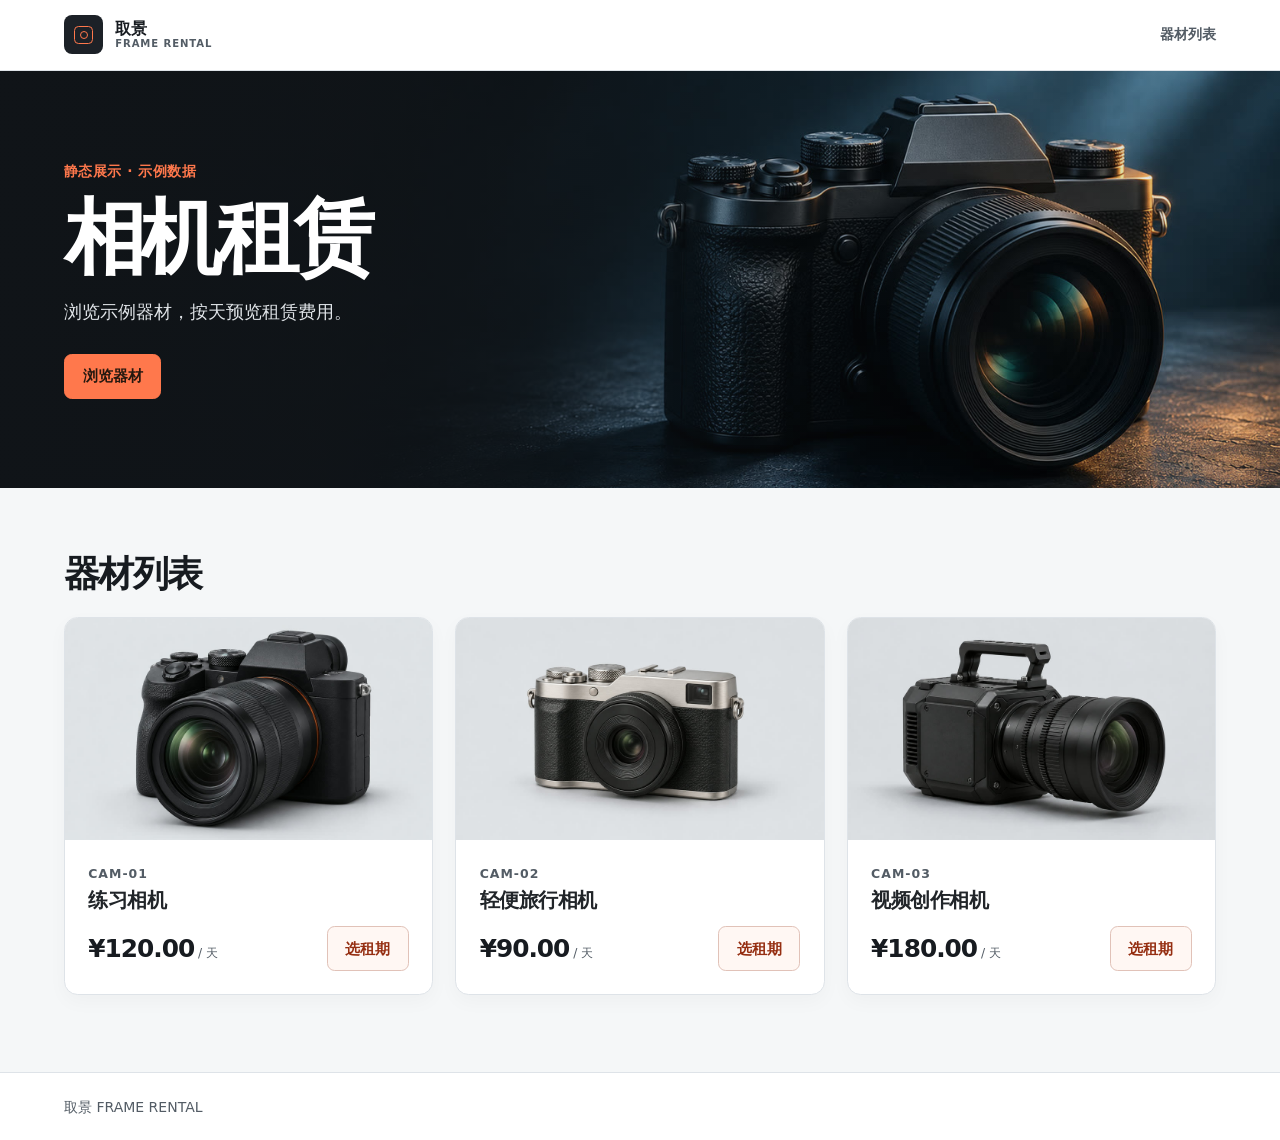
<file: index.html>
<!doctype html>
<html lang="zh-CN">
<head>
    <meta charset="utf-8">
    <meta name="viewport" content="width=device-width, initial-scale=1">
    <title>相机租赁 · 取景 FRAME RENTAL</title>
    <meta name="description" content="取景相机租赁静态展示。浏览示例器材并预览租赁费用。">
    <link rel="stylesheet" href="./assets/storefront.css">
    <link rel="stylesheet" href="./demo.css?v=2">
</head>
<body class="storefront-shell">
    <a class="visually-hidden-focusable storefront-skip-link" href="#main-content">跳到主要内容</a>
    <header class="storefront-header">
        <div class="container storefront-header-inner">
            <a class="storefront-brand" href="./index.html">
                <span class="storefront-brand-mark" aria-hidden="true"></span>
                <span class="storefront-brand-copy"><strong>取景</strong><small>FRAME RENTAL</small></span>
            </a>
            <nav class="storefront-nav" aria-label="主导航">
                <a href="#equipment">器材列表</a>
            </nav>
        </div>
    </header>

    <main id="main-content" class="storefront-main">
        <section class="catalog-hero" aria-labelledby="catalog-title">
            <div class="container catalog-hero-inner">
                <div class="catalog-hero-copy">
                    <p class="demo-label">静态展示 · 示例数据</p>
                    <h1 id="catalog-title">相机租赁</h1>
                    <p>浏览示例器材，按天预览租赁费用。</p>
                    <a class="btn catalog-hero-cta" href="#equipment">浏览器材</a>
                </div>
            </div>
        </section>

        <section id="equipment" class="container catalog-section" aria-labelledby="equipment-heading">
            <div class="catalog-section-heading">
                <h2 id="equipment-heading">器材列表</h2>
            </div>
            <div class="catalog-grid">
                <article class="card catalog-card">
                    <div class="catalog-card-media">
                        <img src="./assets/cam-01.jpg" alt="练习相机示例图片" width="960" height="640" loading="lazy" decoding="async">
                    </div>
                    <div class="catalog-card-body">
                        <span class="catalog-card-code">CAM-01</span>
                        <h3 class="catalog-card-title">练习相机</h3>
                        <div class="catalog-card-footer">
                            <div class="catalog-price"><strong>¥120.00</strong><small> / 天</small></div>
                            <a class="btn catalog-card-action" href="./reserve.html?sku=CAM-01">选租期<span class="visually-hidden"> · 练习相机</span></a>
                        </div>
                    </div>
                </article>
                <article class="card catalog-card">
                    <div class="catalog-card-media">
                        <img src="./assets/cam-02.jpg" alt="轻便旅行相机示例图片" width="960" height="640" loading="lazy" decoding="async">
                    </div>
                    <div class="catalog-card-body">
                        <span class="catalog-card-code">CAM-02</span>
                        <h3 class="catalog-card-title">轻便旅行相机</h3>
                        <div class="catalog-card-footer">
                            <div class="catalog-price"><strong>¥90.00</strong><small> / 天</small></div>
                            <a class="btn catalog-card-action" href="./reserve.html?sku=CAM-02">选租期<span class="visually-hidden"> · 轻便旅行相机</span></a>
                        </div>
                    </div>
                </article>
                <article class="card catalog-card">
                    <div class="catalog-card-media">
                        <img src="./assets/cam-03.jpg" alt="视频创作相机示例图片" width="960" height="640" loading="lazy" decoding="async">
                    </div>
                    <div class="catalog-card-body">
                        <span class="catalog-card-code">CAM-03</span>
                        <h3 class="catalog-card-title">视频创作相机</h3>
                        <div class="catalog-card-footer">
                            <div class="catalog-price"><strong>¥180.00</strong><small> / 天</small></div>
                            <a class="btn catalog-card-action" href="./reserve.html?sku=CAM-03">选租期<span class="visually-hidden"> · 视频创作相机</span></a>
                        </div>
                    </div>
                </article>
            </div>
        </section>
    </main>

    <footer class="storefront-footer">
        <div class="container storefront-footer-inner"><span>取景 FRAME RENTAL</span></div>
    </footer>
</body>
</html>
</file>
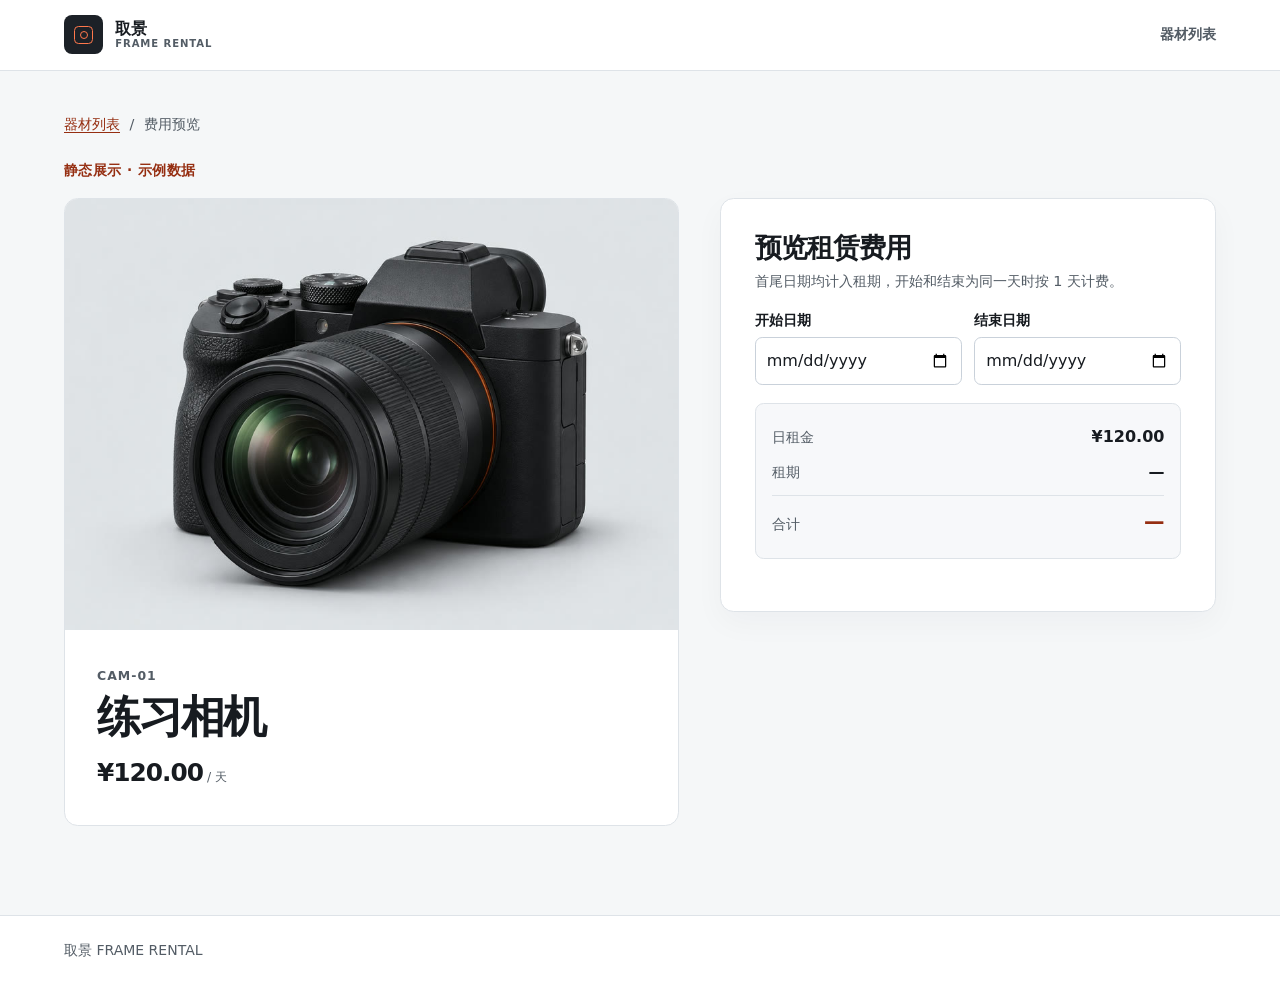
<file: reserve.html>
<!doctype html>
<html lang="zh-CN">
<head>
    <meta charset="utf-8">
    <meta name="viewport" content="width=device-width, initial-scale=1">
    <title>费用预览 · 取景 FRAME RENTAL</title>
    <meta name="description" content="为取景示例器材选择租期，并在浏览器中预览费用。">
    <link rel="stylesheet" href="./assets/storefront.css">
    <link rel="stylesheet" href="./demo.css">
    <script src="./demo.js" defer></script>
</head>
<body class="storefront-shell">
    <a class="visually-hidden-focusable storefront-skip-link" href="#main-content">跳到主要内容</a>
    <header class="storefront-header">
        <div class="container storefront-header-inner">
            <a class="storefront-brand" href="./index.html">
                <span class="storefront-brand-mark" aria-hidden="true"></span>
                <span class="storefront-brand-copy"><strong>取景</strong><small>FRAME RENTAL</small></span>
            </a>
            <nav class="storefront-nav" aria-label="主导航">
                <a href="./index.html#equipment">器材列表</a>
            </nav>
        </div>
    </header>

    <main id="main-content" class="storefront-main">
        <div class="container reserve-section">
            <nav class="storefront-breadcrumb" aria-label="面包屑">
                <a href="./index.html#equipment">器材列表</a>
                <span aria-hidden="true">/</span>
                <span aria-current="page">费用预览</span>
            </nav>
            <p class="demo-label">静态展示 · 示例数据</p>

            <div class="reserve-grid" data-demo-quote hidden>
                <section class="reserve-product" aria-labelledby="reserve-product-title">
                    <div class="reserve-product-media">
                        <img alt="" width="960" height="640" data-demo-image decoding="async">
                    </div>
                    <div class="reserve-product-info">
                        <span class="catalog-card-code" data-demo-code></span>
                        <h1 id="reserve-product-title" data-demo-title></h1>
                        <div class="catalog-price"><strong data-demo-rate></strong><small> / 天</small></div>
                    </div>
                </section>

                <section class="reserve-panel" aria-labelledby="reserve-heading">
                    <h2 id="reserve-heading">预览租赁费用</h2>
                    <p class="reserve-date-help" id="reserve-date-help">首尾日期均计入租期，开始和结束为同一天时按 1 天计费。</p>
                    <div class="reserve-form">
                        <div class="reserve-date-grid">
                            <div class="reserve-field">
                                <label class="form-label" for="start-date">开始日期</label>
                                <input class="form-control" id="start-date" type="date" aria-describedby="reserve-date-help quote-feedback">
                            </div>
                            <div class="reserve-field">
                                <label class="form-label" for="end-date">结束日期</label>
                                <input class="form-control" id="end-date" type="date" aria-describedby="reserve-date-help quote-feedback">
                            </div>
                        </div>

                        <dl class="reserve-quote" aria-live="polite" aria-atomic="true">
                            <div class="reserve-quote-row">
                                <dt>日租金</dt>
                                <dd data-demo-unit></dd>
                            </div>
                            <div class="reserve-quote-row">
                                <dt>租期</dt>
                                <dd data-demo-days>—</dd>
                            </div>
                            <div class="reserve-quote-row">
                                <dt>合计</dt>
                                <dd data-demo-total>—</dd>
                            </div>
                        </dl>
                        <p class="reserve-feedback" id="quote-feedback" role="status" aria-live="polite"></p>
                    </div>
                </section>
            </div>

            <section class="checkout-panel" data-demo-missing hidden>
                <h1>未找到该示例器材</h1>
                <p><a href="./index.html#equipment">返回器材列表</a></p>
            </section>
            <noscript>
                <section class="checkout-panel">
                    <h1>费用预览</h1>
                    <p>启用 JavaScript 后可以按日期计算示例费用。</p>
                    <p><a href="./index.html#equipment">返回器材列表</a></p>
                </section>
            </noscript>
        </div>
    </main>

    <footer class="storefront-footer">
        <div class="container storefront-footer-inner"><span>取景 FRAME RENTAL</span></div>
    </footer>
</body>
</html>
</file>
<file: assets/storefront.css>
:root,[data-bs-theme=light]{--bs-blue:#0d6efd;--bs-indigo:#6610f2;--bs-purple:#6f42c1;--bs-pink:#d63384;--bs-red:#dc3545;--bs-orange:#fd7e14;--bs-yellow:#ffc107;--bs-green:#198754;--bs-teal:#20c997;--bs-cyan:#0dcaf0;--bs-black:#000;--bs-white:#fff;--bs-gray:#6c757d;--bs-gray-dark:#343a40;--bs-gray-100:#f8f9fa;--bs-gray-200:#e9ecef;--bs-gray-300:#dee2e6;--bs-gray-400:#ced4da;--bs-gray-500:#adb5bd;--bs-gray-600:#6c757d;--bs-gray-700:#495057;--bs-gray-800:#343a40;--bs-gray-900:#212529;--bs-primary:#0d6efd;--bs-secondary:#6c757d;--bs-success:#198754;--bs-info:#0dcaf0;--bs-warning:#ffc107;--bs-danger:#dc3545;--bs-light:#f8f9fa;--bs-dark:#212529;--bs-primary-rgb:13,110,253;--bs-secondary-rgb:108,117,125;--bs-success-rgb:25,135,84;--bs-info-rgb:13,202,240;--bs-warning-rgb:255,193,7;--bs-danger-rgb:220,53,69;--bs-light-rgb:248,249,250;--bs-dark-rgb:33,37,41;--bs-primary-text-emphasis:#052c65;--bs-secondary-text-emphasis:#2b2f32;--bs-success-text-emphasis:#0a3622;--bs-info-text-emphasis:#055160;--bs-warning-text-emphasis:#664d03;--bs-danger-text-emphasis:#58151c;--bs-light-text-emphasis:#495057;--bs-dark-text-emphasis:#495057;--bs-primary-bg-subtle:#cfe2ff;--bs-secondary-bg-subtle:#e2e3e5;--bs-success-bg-subtle:#d1e7dd;--bs-info-bg-subtle:#cff4fc;--bs-warning-bg-subtle:#fff3cd;--bs-danger-bg-subtle:#f8d7da;--bs-light-bg-subtle:#fcfcfd;--bs-dark-bg-subtle:#ced4da;--bs-primary-border-subtle:#9ec5fe;--bs-secondary-border-subtle:#c4c8cb;--bs-success-border-subtle:#a3cfbb;--bs-info-border-subtle:#9eeaf9;--bs-warning-border-subtle:#ffe69c;--bs-danger-border-subtle:#f1aeb5;--bs-light-border-subtle:#e9ecef;--bs-dark-border-subtle:#adb5bd;--bs-white-rgb:255,255,255;--bs-black-rgb:0,0,0;--bs-font-sans-serif:system-ui,-apple-system,"Segoe UI",Roboto,"Helvetica Neue","Noto Sans","Liberation Sans",Arial,sans-serif,"Apple Color Emoji","Segoe UI Emoji","Segoe UI Symbol","Noto Color Emoji";--bs-font-monospace:SFMono-Regular,Menlo,Monaco,Consolas,"Liberation Mono","Courier New",monospace;--bs-gradient:linear-gradient(180deg, #ffffff26, #fff0);--bs-body-font-family:var(--bs-font-sans-serif);--bs-body-font-size:1rem;--bs-body-font-weight:400;--bs-body-line-height:1.5;--bs-body-color:#212529;--bs-body-color-rgb:33,37,41;--bs-body-bg:#fff;--bs-body-bg-rgb:255,255,255;--bs-emphasis-color:#000;--bs-emphasis-color-rgb:0,0,0;--bs-secondary-color:#212529bf;--bs-secondary-color-rgb:33,37,41;--bs-secondary-bg:#e9ecef;--bs-secondary-bg-rgb:233,236,239;--bs-tertiary-color:#21252980;--bs-tertiary-color-rgb:33,37,41;--bs-tertiary-bg:#f8f9fa;--bs-tertiary-bg-rgb:248,249,250;--bs-heading-color:inherit;--bs-link-color:#0d6efd;--bs-link-color-rgb:13,110,253;--bs-link-decoration:underline;--bs-link-hover-color:#0a58ca;--bs-link-hover-color-rgb:10,88,202;--bs-code-color:#d63384;--bs-highlight-color:#212529;--bs-highlight-bg:#fff3cd;--bs-border-width:1px;--bs-border-style:solid;--bs-border-color:#dee2e6;--bs-border-color-translucent:#0000002d;--bs-border-radius:.375rem;--bs-border-radius-sm:.25rem;--bs-border-radius-lg:.5rem;--bs-border-radius-xl:1rem;--bs-border-radius-xxl:2rem;--bs-border-radius-2xl:var(--bs-border-radius-xxl);--bs-border-radius-pill:50rem;--bs-box-shadow:0 .5rem 1rem #00000026;--bs-box-shadow-sm:0 .125rem .25rem #00000013;--bs-box-shadow-lg:0 1rem 3rem #0000002d;--bs-box-shadow-inset:inset 0 1px 2px #00000013;--bs-focus-ring-width:.25rem;--bs-focus-ring-opacity:.25;--bs-focus-ring-color:#0d6efd40;--bs-form-valid-color:#198754;--bs-form-valid-border-color:#198754;--bs-form-invalid-color:#dc3545;--bs-form-invalid-border-color:#dc3545}[data-bs-theme=dark]{--lightningcss-light: ;--lightningcss-dark:initial;color-scheme:dark;--bs-body-color:#dee2e6;--bs-body-color-rgb:222,226,230;--bs-body-bg:#212529;--bs-body-bg-rgb:33,37,41;--bs-emphasis-color:#fff;--bs-emphasis-color-rgb:255,255,255;--bs-secondary-color:#dee2e6bf;--bs-secondary-color-rgb:222,226,230;--bs-secondary-bg:#343a40;--bs-secondary-bg-rgb:52,58,64;--bs-tertiary-color:#dee2e680;--bs-tertiary-color-rgb:222,226,230;--bs-tertiary-bg:#2b3035;--bs-tertiary-bg-rgb:43,48,53;--bs-primary-text-emphasis:#6ea8fe;--bs-secondary-text-emphasis:#a7acb1;--bs-success-text-emphasis:#75b798;--bs-info-text-emphasis:#6edff6;--bs-warning-text-emphasis:#ffda6a;--bs-danger-text-emphasis:#ea868f;--bs-light-text-emphasis:#f8f9fa;--bs-dark-text-emphasis:#dee2e6;--bs-primary-bg-subtle:#031633;--bs-secondary-bg-subtle:#161719;--bs-success-bg-subtle:#051b11;--bs-info-bg-subtle:#032830;--bs-warning-bg-subtle:#332701;--bs-danger-bg-subtle:#2c0b0e;--bs-light-bg-subtle:#343a40;--bs-dark-bg-subtle:#1a1d20;--bs-primary-border-subtle:#084298;--bs-secondary-border-subtle:#41464b;--bs-success-border-subtle:#0f5132;--bs-info-border-subtle:#087990;--bs-warning-border-subtle:#997404;--bs-danger-border-subtle:#842029;--bs-light-border-subtle:#495057;--bs-dark-border-subtle:#343a40;--bs-heading-color:inherit;--bs-link-color:#6ea8fe;--bs-link-hover-color:#8bb9fe;--bs-link-color-rgb:110,168,254;--bs-link-hover-color-rgb:139,185,254;--bs-code-color:#e685b5;--bs-highlight-color:#dee2e6;--bs-highlight-bg:#664d03;--bs-border-color:#495057;--bs-border-color-translucent:#ffffff26;--bs-form-valid-color:#75b798;--bs-form-valid-border-color:#75b798;--bs-form-invalid-color:#ea868f;--bs-form-invalid-border-color:#ea868f}*,:after,:before{box-sizing:border-box}@media (prefers-reduced-motion:no-preference){:root{scroll-behavior:smooth}}body{font-family:var(--bs-body-font-family);font-size:var(--bs-body-font-size);font-weight:var(--bs-body-font-weight);line-height:var(--bs-body-line-height);color:var(--bs-body-color);text-align:var(--bs-body-text-align);background-color:var(--bs-body-bg);-webkit-text-size-adjust:100%;-webkit-tap-highlight-color:transparent;margin:0}hr{color:inherit;border:0;border-top:var(--bs-border-width) solid;opacity:.25;margin:1rem 0}.h1,.h2,.h3,.h4,.h5,.h6,h1,h2,h3,h4,h5,h6{color:var(--bs-heading-color);margin-top:0;margin-bottom:.5rem;font-weight:500;line-height:1.2}.h1,h1{font-size:calc(1.375rem + 1.5vw)}@media (width>=1200px){.h1,h1{font-size:2.5rem}}.h2,h2{font-size:calc(1.325rem + .9vw)}@media (width>=1200px){.h2,h2{font-size:2rem}}.h3,h3{font-size:calc(1.3rem + .6vw)}@media (width>=1200px){.h3,h3{font-size:1.75rem}}.h4,h4{font-size:calc(1.275rem + .3vw)}@media (width>=1200px){.h4,h4{font-size:1.5rem}}.h5,h5{font-size:1.25rem}.h6,h6{font-size:1rem}p{margin-top:0;margin-bottom:1rem}abbr[title]{cursor:help;-webkit-text-decoration-skip-ink:none;text-decoration-skip-ink:none;-webkit-text-decoration:underline dotted;text-decoration:underline dotted}address{font-style:normal;line-height:inherit;margin-bottom:1rem}ol,ul{padding-left:2rem}dl,ol,ul{margin-top:0;margin-bottom:1rem}ol ol,ol ul,ul ol,ul ul{margin-bottom:0}dt{font-weight:700}dd{margin-bottom:.5rem;margin-left:0}blockquote{margin:0 0 1rem}b,strong{font-weight:bolder}.small,small{font-size:.875em}.mark,mark{color:var(--bs-highlight-color);background-color:var(--bs-highlight-bg);padding:.1875em}sub,sup{vertical-align:baseline;font-size:.75em;line-height:0;position:relative}sub{bottom:-.25em}sup{top:-.5em}a{color:rgba(var(--bs-link-color-rgb),var(--bs-link-opacity,1));text-decoration:underline}a:hover{--bs-link-color-rgb:var(--bs-link-hover-color-rgb)}a:not([href]):not([class]),a:not([href]):not([class]):hover{color:inherit;text-decoration:none}code,kbd,pre,samp{font-family:var(--bs-font-monospace);font-size:1em}pre{margin-top:0;margin-bottom:1rem;font-size:.875em;display:block;overflow:auto}pre code{font-size:inherit;color:inherit;word-break:normal}code{color:var(--bs-code-color);word-wrap:break-word;font-size:.875em}a>code{color:inherit}kbd{color:var(--bs-body-bg);background-color:var(--bs-body-color);border-radius:.25rem;padding:.1875rem .375rem;font-size:.875em}kbd kbd{padding:0;font-size:1em}figure{margin:0 0 1rem}img,svg{vertical-align:middle}table{caption-side:bottom;border-collapse:collapse}caption{color:var(--bs-secondary-color);text-align:left;padding-top:.5rem;padding-bottom:.5rem}th{text-align:inherit;text-align:-webkit-match-parent}tbody,td,tfoot,th,thead,tr{border-color:inherit;border-style:solid;border-width:0}label{display:inline-block}button{border-radius:0}button:focus:not(:focus-visible){outline:0}button,input,optgroup,select,textarea{font-family:inherit;font-size:inherit;line-height:inherit;margin:0}button,select{text-transform:none}[role=button]{cursor:pointer}select{word-wrap:normal}select:disabled{opacity:1}[list]:not([type=date]):not([type=datetime-local]):not([type=month]):not([type=week]):not([type=time])::-webkit-calendar-picker-indicator{display:none!important}[type=button],[type=reset],[type=submit],button{-webkit-appearance:button}[type=button]:not(:disabled),[type=reset]:not(:disabled),[type=submit]:not(:disabled),button:not(:disabled){cursor:pointer}::-moz-focus-inner{border-style:none;padding:0}textarea{resize:vertical}fieldset{border:0;min-width:0;margin:0;padding:0}legend{float:left;width:100%;line-height:inherit;margin-bottom:.5rem;padding:0;font-size:calc(1.275rem + .3vw)}@media (width>=1200px){legend{font-size:1.5rem}}legend+*{clear:left}::-webkit-datetime-edit-day-field{padding:0}::-webkit-datetime-edit-fields-wrapper{padding:0}::-webkit-datetime-edit-hour-field{padding:0}::-webkit-datetime-edit-minute{padding:0}::-webkit-datetime-edit-month-field{padding:0}::-webkit-datetime-edit-text{padding:0}::-webkit-datetime-edit-year-field{padding:0}::-webkit-inner-spin-button{height:auto}[type=search]{-webkit-appearance:textfield;outline-offset:-2px}[type=search]::-webkit-search-cancel-button{cursor:pointer;filter:grayscale()}::-webkit-search-decoration{-webkit-appearance:none}::-webkit-color-swatch-wrapper{padding:0}::file-selector-button{font:inherit;-webkit-appearance:button}output{display:inline-block}iframe{border:0}summary{cursor:pointer;display:list-item}progress{vertical-align:baseline}[hidden]{display:none!important}.lead{font-size:1.25rem;font-weight:300}.display-1{font-size:calc(1.625rem + 4.5vw);font-weight:300;line-height:1.2}@media (width>=1200px){.display-1{font-size:5rem}}.display-2{font-size:calc(1.575rem + 3.9vw);font-weight:300;line-height:1.2}@media (width>=1200px){.display-2{font-size:4.5rem}}.display-3{font-size:calc(1.525rem + 3.3vw);font-weight:300;line-height:1.2}@media (width>=1200px){.display-3{font-size:4rem}}.display-4{font-size:calc(1.475rem + 2.7vw);font-weight:300;line-height:1.2}@media (width>=1200px){.display-4{font-size:3.5rem}}.display-5{font-size:calc(1.425rem + 2.1vw);font-weight:300;line-height:1.2}@media (width>=1200px){.display-5{font-size:3rem}}.display-6{font-size:calc(1.375rem + 1.5vw);font-weight:300;line-height:1.2}@media (width>=1200px){.display-6{font-size:2.5rem}}.list-unstyled,.list-inline{padding-left:0;list-style:none}.list-inline-item{display:inline-block}.list-inline-item:not(:last-child){margin-right:.5rem}.initialism{text-transform:uppercase;font-size:.875em}.blockquote{margin-bottom:1rem;font-size:1.25rem}.blockquote>:last-child{margin-bottom:0}.blockquote-footer{color:#6c757d;margin-top:-1rem;margin-bottom:1rem;font-size:.875em}.blockquote-footer:before{content:"— "}.img-fluid{max-width:100%;height:auto}.img-thumbnail{background-color:var(--bs-body-bg);border:var(--bs-border-width) solid var(--bs-border-color);border-radius:var(--bs-border-radius);max-width:100%;height:auto;padding:.25rem}.figure{display:inline-block}.figure-img{margin-bottom:.5rem;line-height:1}.figure-caption{color:var(--bs-secondary-color);font-size:.875em}.container,.container-fluid,.container-lg,.container-md,.container-sm,.container-xl,.container-xxl{--bs-gutter-x:1.5rem;--bs-gutter-y:0;width:100%;padding-right:calc(var(--bs-gutter-x) * .5);padding-left:calc(var(--bs-gutter-x) * .5);margin-left:auto;margin-right:auto}@media (width>=576px){.container,.container-sm{max-width:540px}}@media (width>=768px){.container,.container-md,.container-sm{max-width:720px}}@media (width>=992px){.container,.container-lg,.container-md,.container-sm{max-width:960px}}@media (width>=1200px){.container,.container-lg,.container-md,.container-sm,.container-xl{max-width:1140px}}@media (width>=1400px){.container,.container-lg,.container-md,.container-sm,.container-xl,.container-xxl{max-width:1320px}}:root{--bs-breakpoint-xs:0;--bs-breakpoint-sm:576px;--bs-breakpoint-md:768px;--bs-breakpoint-lg:992px;--bs-breakpoint-xl:1200px;--bs-breakpoint-xxl:1400px}.row{--bs-gutter-x:1.5rem;--bs-gutter-y:0;margin-top:calc(-1 * var(--bs-gutter-y));margin-right:calc(-.5 * var(--bs-gutter-x));margin-left:calc(-.5 * var(--bs-gutter-x));flex-wrap:wrap;display:flex}.row>*{width:100%;max-width:100%;padding-right:calc(var(--bs-gutter-x) * .5);padding-left:calc(var(--bs-gutter-x) * .5);margin-top:var(--bs-gutter-y);flex-shrink:0}.col{flex:1 0 0}.row-cols-auto>*{flex:none;width:auto}.row-cols-1>*{flex:none;width:100%}.row-cols-2>*{flex:none;width:50%}.row-cols-3>*{flex:none;width:33.3333%}.row-cols-4>*{flex:none;width:25%}.row-cols-5>*{flex:none;width:20%}.row-cols-6>*{flex:none;width:16.6667%}.col-auto{flex:none;width:auto}.col-1{flex:none;width:8.33333%}.col-2{flex:none;width:16.6667%}.col-3{flex:none;width:25%}.col-4{flex:none;width:33.3333%}.col-5{flex:none;width:41.6667%}.col-6{flex:none;width:50%}.col-7{flex:none;width:58.3333%}.col-8{flex:none;width:66.6667%}.col-9{flex:none;width:75%}.col-10{flex:none;width:83.3333%}.col-11{flex:none;width:91.6667%}.col-12{flex:none;width:100%}.offset-1{margin-left:8.33333%}.offset-2{margin-left:16.6667%}.offset-3{margin-left:25%}.offset-4{margin-left:33.3333%}.offset-5{margin-left:41.6667%}.offset-6{margin-left:50%}.offset-7{margin-left:58.3333%}.offset-8{margin-left:66.6667%}.offset-9{margin-left:75%}.offset-10{margin-left:83.3333%}.offset-11{margin-left:91.6667%}.g-0,.gx-0{--bs-gutter-x:0}.g-0,.gy-0{--bs-gutter-y:0}.g-1,.gx-1{--bs-gutter-x:.25rem}.g-1,.gy-1{--bs-gutter-y:.25rem}.g-2,.gx-2{--bs-gutter-x:.5rem}.g-2,.gy-2{--bs-gutter-y:.5rem}.g-3,.gx-3{--bs-gutter-x:1rem}.g-3,.gy-3{--bs-gutter-y:1rem}.g-4,.gx-4{--bs-gutter-x:1.5rem}.g-4,.gy-4{--bs-gutter-y:1.5rem}.g-5,.gx-5{--bs-gutter-x:3rem}.g-5,.gy-5{--bs-gutter-y:3rem}@media (width>=576px){.col-sm{flex:1 0 0}.row-cols-sm-auto>*{flex:none;width:auto}.row-cols-sm-1>*{flex:none;width:100%}.row-cols-sm-2>*{flex:none;width:50%}.row-cols-sm-3>*{flex:none;width:33.3333%}.row-cols-sm-4>*{flex:none;width:25%}.row-cols-sm-5>*{flex:none;width:20%}.row-cols-sm-6>*{flex:none;width:16.6667%}.col-sm-auto{flex:none;width:auto}.col-sm-1{flex:none;width:8.33333%}.col-sm-2{flex:none;width:16.6667%}.col-sm-3{flex:none;width:25%}.col-sm-4{flex:none;width:33.3333%}.col-sm-5{flex:none;width:41.6667%}.col-sm-6{flex:none;width:50%}.col-sm-7{flex:none;width:58.3333%}.col-sm-8{flex:none;width:66.6667%}.col-sm-9{flex:none;width:75%}.col-sm-10{flex:none;width:83.3333%}.col-sm-11{flex:none;width:91.6667%}.col-sm-12{flex:none;width:100%}.offset-sm-0{margin-left:0}.offset-sm-1{margin-left:8.33333%}.offset-sm-2{margin-left:16.6667%}.offset-sm-3{margin-left:25%}.offset-sm-4{margin-left:33.3333%}.offset-sm-5{margin-left:41.6667%}.offset-sm-6{margin-left:50%}.offset-sm-7{margin-left:58.3333%}.offset-sm-8{margin-left:66.6667%}.offset-sm-9{margin-left:75%}.offset-sm-10{margin-left:83.3333%}.offset-sm-11{margin-left:91.6667%}.g-sm-0,.gx-sm-0{--bs-gutter-x:0}.g-sm-0,.gy-sm-0{--bs-gutter-y:0}.g-sm-1,.gx-sm-1{--bs-gutter-x:.25rem}.g-sm-1,.gy-sm-1{--bs-gutter-y:.25rem}.g-sm-2,.gx-sm-2{--bs-gutter-x:.5rem}.g-sm-2,.gy-sm-2{--bs-gutter-y:.5rem}.g-sm-3,.gx-sm-3{--bs-gutter-x:1rem}.g-sm-3,.gy-sm-3{--bs-gutter-y:1rem}.g-sm-4,.gx-sm-4{--bs-gutter-x:1.5rem}.g-sm-4,.gy-sm-4{--bs-gutter-y:1.5rem}.g-sm-5,.gx-sm-5{--bs-gutter-x:3rem}.g-sm-5,.gy-sm-5{--bs-gutter-y:3rem}}@media (width>=768px){.col-md{flex:1 0 0}.row-cols-md-auto>*{flex:none;width:auto}.row-cols-md-1>*{flex:none;width:100%}.row-cols-md-2>*{flex:none;width:50%}.row-cols-md-3>*{flex:none;width:33.3333%}.row-cols-md-4>*{flex:none;width:25%}.row-cols-md-5>*{flex:none;width:20%}.row-cols-md-6>*{flex:none;width:16.6667%}.col-md-auto{flex:none;width:auto}.col-md-1{flex:none;width:8.33333%}.col-md-2{flex:none;width:16.6667%}.col-md-3{flex:none;width:25%}.col-md-4{flex:none;width:33.3333%}.col-md-5{flex:none;width:41.6667%}.col-md-6{flex:none;width:50%}.col-md-7{flex:none;width:58.3333%}.col-md-8{flex:none;width:66.6667%}.col-md-9{flex:none;width:75%}.col-md-10{flex:none;width:83.3333%}.col-md-11{flex:none;width:91.6667%}.col-md-12{flex:none;width:100%}.offset-md-0{margin-left:0}.offset-md-1{margin-left:8.33333%}.offset-md-2{margin-left:16.6667%}.offset-md-3{margin-left:25%}.offset-md-4{margin-left:33.3333%}.offset-md-5{margin-left:41.6667%}.offset-md-6{margin-left:50%}.offset-md-7{margin-left:58.3333%}.offset-md-8{margin-left:66.6667%}.offset-md-9{margin-left:75%}.offset-md-10{margin-left:83.3333%}.offset-md-11{margin-left:91.6667%}.g-md-0,.gx-md-0{--bs-gutter-x:0}.g-md-0,.gy-md-0{--bs-gutter-y:0}.g-md-1,.gx-md-1{--bs-gutter-x:.25rem}.g-md-1,.gy-md-1{--bs-gutter-y:.25rem}.g-md-2,.gx-md-2{--bs-gutter-x:.5rem}.g-md-2,.gy-md-2{--bs-gutter-y:.5rem}.g-md-3,.gx-md-3{--bs-gutter-x:1rem}.g-md-3,.gy-md-3{--bs-gutter-y:1rem}.g-md-4,.gx-md-4{--bs-gutter-x:1.5rem}.g-md-4,.gy-md-4{--bs-gutter-y:1.5rem}.g-md-5,.gx-md-5{--bs-gutter-x:3rem}.g-md-5,.gy-md-5{--bs-gutter-y:3rem}}@media (width>=992px){.col-lg{flex:1 0 0}.row-cols-lg-auto>*{flex:none;width:auto}.row-cols-lg-1>*{flex:none;width:100%}.row-cols-lg-2>*{flex:none;width:50%}.row-cols-lg-3>*{flex:none;width:33.3333%}.row-cols-lg-4>*{flex:none;width:25%}.row-cols-lg-5>*{flex:none;width:20%}.row-cols-lg-6>*{flex:none;width:16.6667%}.col-lg-auto{flex:none;width:auto}.col-lg-1{flex:none;width:8.33333%}.col-lg-2{flex:none;width:16.6667%}.col-lg-3{flex:none;width:25%}.col-lg-4{flex:none;width:33.3333%}.col-lg-5{flex:none;width:41.6667%}.col-lg-6{flex:none;width:50%}.col-lg-7{flex:none;width:58.3333%}.col-lg-8{flex:none;width:66.6667%}.col-lg-9{flex:none;width:75%}.col-lg-10{flex:none;width:83.3333%}.col-lg-11{flex:none;width:91.6667%}.col-lg-12{flex:none;width:100%}.offset-lg-0{margin-left:0}.offset-lg-1{margin-left:8.33333%}.offset-lg-2{margin-left:16.6667%}.offset-lg-3{margin-left:25%}.offset-lg-4{margin-left:33.3333%}.offset-lg-5{margin-left:41.6667%}.offset-lg-6{margin-left:50%}.offset-lg-7{margin-left:58.3333%}.offset-lg-8{margin-left:66.6667%}.offset-lg-9{margin-left:75%}.offset-lg-10{margin-left:83.3333%}.offset-lg-11{margin-left:91.6667%}.g-lg-0,.gx-lg-0{--bs-gutter-x:0}.g-lg-0,.gy-lg-0{--bs-gutter-y:0}.g-lg-1,.gx-lg-1{--bs-gutter-x:.25rem}.g-lg-1,.gy-lg-1{--bs-gutter-y:.25rem}.g-lg-2,.gx-lg-2{--bs-gutter-x:.5rem}.g-lg-2,.gy-lg-2{--bs-gutter-y:.5rem}.g-lg-3,.gx-lg-3{--bs-gutter-x:1rem}.g-lg-3,.gy-lg-3{--bs-gutter-y:1rem}.g-lg-4,.gx-lg-4{--bs-gutter-x:1.5rem}.g-lg-4,.gy-lg-4{--bs-gutter-y:1.5rem}.g-lg-5,.gx-lg-5{--bs-gutter-x:3rem}.g-lg-5,.gy-lg-5{--bs-gutter-y:3rem}}@media (width>=1200px){.col-xl{flex:1 0 0}.row-cols-xl-auto>*{flex:none;width:auto}.row-cols-xl-1>*{flex:none;width:100%}.row-cols-xl-2>*{flex:none;width:50%}.row-cols-xl-3>*{flex:none;width:33.3333%}.row-cols-xl-4>*{flex:none;width:25%}.row-cols-xl-5>*{flex:none;width:20%}.row-cols-xl-6>*{flex:none;width:16.6667%}.col-xl-auto{flex:none;width:auto}.col-xl-1{flex:none;width:8.33333%}.col-xl-2{flex:none;width:16.6667%}.col-xl-3{flex:none;width:25%}.col-xl-4{flex:none;width:33.3333%}.col-xl-5{flex:none;width:41.6667%}.col-xl-6{flex:none;width:50%}.col-xl-7{flex:none;width:58.3333%}.col-xl-8{flex:none;width:66.6667%}.col-xl-9{flex:none;width:75%}.col-xl-10{flex:none;width:83.3333%}.col-xl-11{flex:none;width:91.6667%}.col-xl-12{flex:none;width:100%}.offset-xl-0{margin-left:0}.offset-xl-1{margin-left:8.33333%}.offset-xl-2{margin-left:16.6667%}.offset-xl-3{margin-left:25%}.offset-xl-4{margin-left:33.3333%}.offset-xl-5{margin-left:41.6667%}.offset-xl-6{margin-left:50%}.offset-xl-7{margin-left:58.3333%}.offset-xl-8{margin-left:66.6667%}.offset-xl-9{margin-left:75%}.offset-xl-10{margin-left:83.3333%}.offset-xl-11{margin-left:91.6667%}.g-xl-0,.gx-xl-0{--bs-gutter-x:0}.g-xl-0,.gy-xl-0{--bs-gutter-y:0}.g-xl-1,.gx-xl-1{--bs-gutter-x:.25rem}.g-xl-1,.gy-xl-1{--bs-gutter-y:.25rem}.g-xl-2,.gx-xl-2{--bs-gutter-x:.5rem}.g-xl-2,.gy-xl-2{--bs-gutter-y:.5rem}.g-xl-3,.gx-xl-3{--bs-gutter-x:1rem}.g-xl-3,.gy-xl-3{--bs-gutter-y:1rem}.g-xl-4,.gx-xl-4{--bs-gutter-x:1.5rem}.g-xl-4,.gy-xl-4{--bs-gutter-y:1.5rem}.g-xl-5,.gx-xl-5{--bs-gutter-x:3rem}.g-xl-5,.gy-xl-5{--bs-gutter-y:3rem}}@media (width>=1400px){.col-xxl{flex:1 0 0}.row-cols-xxl-auto>*{flex:none;width:auto}.row-cols-xxl-1>*{flex:none;width:100%}.row-cols-xxl-2>*{flex:none;width:50%}.row-cols-xxl-3>*{flex:none;width:33.3333%}.row-cols-xxl-4>*{flex:none;width:25%}.row-cols-xxl-5>*{flex:none;width:20%}.row-cols-xxl-6>*{flex:none;width:16.6667%}.col-xxl-auto{flex:none;width:auto}.col-xxl-1{flex:none;width:8.33333%}.col-xxl-2{flex:none;width:16.6667%}.col-xxl-3{flex:none;width:25%}.col-xxl-4{flex:none;width:33.3333%}.col-xxl-5{flex:none;width:41.6667%}.col-xxl-6{flex:none;width:50%}.col-xxl-7{flex:none;width:58.3333%}.col-xxl-8{flex:none;width:66.6667%}.col-xxl-9{flex:none;width:75%}.col-xxl-10{flex:none;width:83.3333%}.col-xxl-11{flex:none;width:91.6667%}.col-xxl-12{flex:none;width:100%}.offset-xxl-0{margin-left:0}.offset-xxl-1{margin-left:8.33333%}.offset-xxl-2{margin-left:16.6667%}.offset-xxl-3{margin-left:25%}.offset-xxl-4{margin-left:33.3333%}.offset-xxl-5{margin-left:41.6667%}.offset-xxl-6{margin-left:50%}.offset-xxl-7{margin-left:58.3333%}.offset-xxl-8{margin-left:66.6667%}.offset-xxl-9{margin-left:75%}.offset-xxl-10{margin-left:83.3333%}.offset-xxl-11{margin-left:91.6667%}.g-xxl-0,.gx-xxl-0{--bs-gutter-x:0}.g-xxl-0,.gy-xxl-0{--bs-gutter-y:0}.g-xxl-1,.gx-xxl-1{--bs-gutter-x:.25rem}.g-xxl-1,.gy-xxl-1{--bs-gutter-y:.25rem}.g-xxl-2,.gx-xxl-2{--bs-gutter-x:.5rem}.g-xxl-2,.gy-xxl-2{--bs-gutter-y:.5rem}.g-xxl-3,.gx-xxl-3{--bs-gutter-x:1rem}.g-xxl-3,.gy-xxl-3{--bs-gutter-y:1rem}.g-xxl-4,.gx-xxl-4{--bs-gutter-x:1.5rem}.g-xxl-4,.gy-xxl-4{--bs-gutter-y:1.5rem}.g-xxl-5,.gx-xxl-5{--bs-gutter-x:3rem}.g-xxl-5,.gy-xxl-5{--bs-gutter-y:3rem}}.table{--bs-table-color-type:initial;--bs-table-bg-type:initial;--bs-table-color-state:initial;--bs-table-bg-state:initial;--bs-table-color:var(--bs-emphasis-color);--bs-table-bg:var(--bs-body-bg);--bs-table-border-color:var(--bs-border-color);--bs-table-accent-bg:transparent;--bs-table-striped-color:var(--bs-emphasis-color);--bs-table-striped-bg:rgba(var(--bs-emphasis-color-rgb), .05);--bs-table-active-color:var(--bs-emphasis-color);--bs-table-active-bg:rgba(var(--bs-emphasis-color-rgb), .1);--bs-table-hover-color:var(--bs-emphasis-color);--bs-table-hover-bg:rgba(var(--bs-emphasis-color-rgb), .075);vertical-align:top;border-color:var(--bs-table-border-color);width:100%;margin-bottom:1rem}.table>:not(caption)>*>*{color:var(--bs-table-color-state,var(--bs-table-color-type,var(--bs-table-color)));background-color:var(--bs-table-bg);border-bottom-width:var(--bs-border-width);box-shadow:inset 0 0 0 9999px var(--bs-table-bg-state,var(--bs-table-bg-type,var(--bs-table-accent-bg)));padding:.5rem}.table>tbody{vertical-align:inherit}.table>thead{vertical-align:bottom}.table-group-divider{border-top:calc(var(--bs-border-width) * 2) solid currentcolor}.caption-top{caption-side:top}.table-sm>:not(caption)>*>*{padding:.25rem}.table-bordered>:not(caption)>*{border-width:var(--bs-border-width) 0}.table-bordered>:not(caption)>*>*{border-width:0 var(--bs-border-width)}.table-borderless>:not(caption)>*>*{border-bottom-width:0}.table-borderless>:not(:first-child){border-top-width:0}.table-striped>tbody>tr:nth-of-type(odd)>*,.table-striped-columns>:not(caption)>tr>:nth-child(2n){--bs-table-color-type:var(--bs-table-striped-color);--bs-table-bg-type:var(--bs-table-striped-bg)}.table-active{--bs-table-color-state:var(--bs-table-active-color);--bs-table-bg-state:var(--bs-table-active-bg)}.table-hover>tbody>tr:hover>*{--bs-table-color-state:var(--bs-table-hover-color);--bs-table-bg-state:var(--bs-table-hover-bg)}.table-primary{--bs-table-color:#000;--bs-table-bg:#cfe2ff;--bs-table-border-color:#a6b5cc;--bs-table-striped-bg:#c5d7f2;--bs-table-striped-color:#000;--bs-table-active-bg:#bacbe6;--bs-table-active-color:#000;--bs-table-hover-bg:#bfd1ec;--bs-table-hover-color:#000;color:var(--bs-table-color);border-color:var(--bs-table-border-color)}.table-secondary{--bs-table-color:#000;--bs-table-bg:#e2e3e5;--bs-table-border-color:#b5b6b7;--bs-table-striped-bg:#d7d8da;--bs-table-striped-color:#000;--bs-table-active-bg:#cbccce;--bs-table-active-color:#000;--bs-table-hover-bg:#d1d2d4;--bs-table-hover-color:#000;color:var(--bs-table-color);border-color:var(--bs-table-border-color)}.table-success{--bs-table-color:#000;--bs-table-bg:#d1e7dd;--bs-table-border-color:#a7b9b1;--bs-table-striped-bg:#c7dbd2;--bs-table-striped-color:#000;--bs-table-active-bg:#bcd0c7;--bs-table-active-color:#000;--bs-table-hover-bg:#c1d6cc;--bs-table-hover-color:#000;color:var(--bs-table-color);border-color:var(--bs-table-border-color)}.table-info{--bs-table-color:#000;--bs-table-bg:#cff4fc;--bs-table-border-color:#a6c3ca;--bs-table-striped-bg:#c5e8ef;--bs-table-striped-color:#000;--bs-table-active-bg:#badce3;--bs-table-active-color:#000;--bs-table-hover-bg:#bfe2e9;--bs-table-hover-color:#000;color:var(--bs-table-color);border-color:var(--bs-table-border-color)}.table-warning{--bs-table-color:#000;--bs-table-bg:#fff3cd;--bs-table-border-color:#ccc2a4;--bs-table-striped-bg:#f2e7c3;--bs-table-striped-color:#000;--bs-table-active-bg:#e6dbb9;--bs-table-active-color:#000;--bs-table-hover-bg:#ece1be;--bs-table-hover-color:#000;color:var(--bs-table-color);border-color:var(--bs-table-border-color)}.table-danger{--bs-table-color:#000;--bs-table-bg:#f8d7da;--bs-table-border-color:#c6acae;--bs-table-striped-bg:#eccccf;--bs-table-striped-color:#000;--bs-table-active-bg:#dfc2c4;--bs-table-active-color:#000;--bs-table-hover-bg:#e5c7ca;--bs-table-hover-color:#000;color:var(--bs-table-color);border-color:var(--bs-table-border-color)}.table-light{--bs-table-color:#000;--bs-table-bg:#f8f9fa;--bs-table-border-color:#c6c7c8;--bs-table-striped-bg:#ecedee;--bs-table-striped-color:#000;--bs-table-active-bg:#dfe0e1;--bs-table-active-color:#000;--bs-table-hover-bg:#e5e6e7;--bs-table-hover-color:#000;color:var(--bs-table-color);border-color:var(--bs-table-border-color)}.table-dark{--bs-table-color:#fff;--bs-table-bg:#212529;--bs-table-border-color:#4d5154;--bs-table-striped-bg:#2c3034;--bs-table-striped-color:#fff;--bs-table-active-bg:#373b3e;--bs-table-active-color:#fff;--bs-table-hover-bg:#323539;--bs-table-hover-color:#fff;color:var(--bs-table-color);border-color:var(--bs-table-border-color)}.table-responsive{-webkit-overflow-scrolling:touch;overflow-x:auto}@media (width<=575.98px){.table-responsive-sm{-webkit-overflow-scrolling:touch;overflow-x:auto}}@media (width<=767.98px){.table-responsive-md{-webkit-overflow-scrolling:touch;overflow-x:auto}}@media (width<=991.98px){.table-responsive-lg{-webkit-overflow-scrolling:touch;overflow-x:auto}}@media (width<=1199.98px){.table-responsive-xl{-webkit-overflow-scrolling:touch;overflow-x:auto}}@media (width<=1399.98px){.table-responsive-xxl{-webkit-overflow-scrolling:touch;overflow-x:auto}}.form-label{margin-bottom:.5rem}.col-form-label{padding-top:calc(.375rem + var(--bs-border-width));padding-bottom:calc(.375rem + var(--bs-border-width));font-size:inherit;margin-bottom:0;line-height:1.5}.col-form-label-lg{padding-top:calc(.5rem + var(--bs-border-width));padding-bottom:calc(.5rem + var(--bs-border-width));font-size:1.25rem}.col-form-label-sm{padding-top:calc(.25rem + var(--bs-border-width));padding-bottom:calc(.25rem + var(--bs-border-width));font-size:.875rem}.form-text{color:var(--bs-secondary-color);margin-top:.25rem;font-size:.875em}.form-control{width:100%;color:var(--bs-body-color);appearance:none;background-color:var(--bs-body-bg);border:var(--bs-border-width) solid var(--bs-border-color);border-radius:var(--bs-border-radius);background-clip:padding-box;padding:.375rem .75rem;font-size:1rem;font-weight:400;line-height:1.5;transition:border-color .15s ease-in-out,box-shadow .15s ease-in-out;display:block}@media (prefers-reduced-motion:reduce){.form-control{transition:none}}.form-control[type=file]{overflow:hidden}.form-control[type=file]:not(:disabled):not([readonly]){cursor:pointer}.form-control:focus{color:var(--bs-body-color);background-color:var(--bs-body-bg);border-color:#86b7fe;outline:0;box-shadow:0 0 0 .25rem #0d6efd40}.form-control::-webkit-date-and-time-value{min-width:85px;height:1.5em;margin:0}.form-control::-webkit-datetime-edit{padding:0;display:block}.form-control::placeholder{color:var(--bs-secondary-color);opacity:1}.form-control:disabled{background-color:var(--bs-secondary-bg);opacity:1}.form-control::-webkit-file-upload-button{-webkit-margin-end:.75rem;margin:-.375rem -.75rem;color:var(--bs-body-color);background-color:var(--bs-tertiary-bg);pointer-events:none;border-color:inherit;border-style:solid;border-width:0;border-inline-end-width:var(--bs-border-width);border-radius:0;margin-inline-end:.75rem;padding:.375rem .75rem;transition:color .15s ease-in-out,background-color .15s ease-in-out,border-color .15s ease-in-out,box-shadow .15s ease-in-out}.form-control::file-selector-button{-webkit-margin-end:.75rem;color:var(--bs-body-color);background-color:var(--bs-tertiary-bg);pointer-events:none;border-color:inherit;border-style:solid;border-width:0;border-inline-end-width:var(--bs-border-width);border-radius:0;margin:-.375rem -.75rem;margin-inline-end:.75rem;padding:.375rem .75rem;transition:color .15s ease-in-out,background-color .15s ease-in-out,border-color .15s ease-in-out,box-shadow .15s ease-in-out}@media (prefers-reduced-motion:reduce){.form-control::file-selector-button{transition:none}}.form-control:hover:not(:disabled):not([readonly])::-webkit-file-upload-button{background-color:var(--bs-secondary-bg)}.form-control:hover:not(:disabled):not([readonly])::file-selector-button{background-color:var(--bs-secondary-bg)}.form-control-plaintext{width:100%;color:var(--bs-body-color);border:solid #0000;border-width:var(--bs-border-width) 0;background-color:#0000;margin-bottom:0;padding:.375rem 0;line-height:1.5;display:block}.form-control-plaintext:focus{outline:0}.form-control-plaintext.form-control-lg,.form-control-plaintext.form-control-sm{padding-left:0;padding-right:0}.form-control-sm{min-height:calc(1.5em + .5rem + calc(var(--bs-border-width) * 2));border-radius:var(--bs-border-radius-sm);padding:.25rem .5rem;font-size:.875rem}.form-control-sm::file-selector-button{-webkit-margin-end:.5rem;margin:-.25rem -.5rem;margin-inline-end:.5rem;padding:.25rem .5rem}.form-control-lg{min-height:calc(1.5em + 1rem + calc(var(--bs-border-width) * 2));border-radius:var(--bs-border-radius-lg);padding:.5rem 1rem;font-size:1.25rem}.form-control-lg::file-selector-button{-webkit-margin-end:1rem;margin:-.5rem -1rem;margin-inline-end:1rem;padding:.5rem 1rem}textarea.form-control{min-height:calc(1.5em + .75rem + calc(var(--bs-border-width) * 2))}textarea.form-control-sm{min-height:calc(1.5em + .5rem + calc(var(--bs-border-width) * 2))}textarea.form-control-lg{min-height:calc(1.5em + 1rem + calc(var(--bs-border-width) * 2))}.form-control-color{width:3rem;height:calc(1.5em + .75rem + calc(var(--bs-border-width) * 2));padding:.375rem}.form-control-color:not(:disabled):not([readonly]){cursor:pointer}.form-control-color::-moz-color-swatch{border-radius:var(--bs-border-radius);border:0!important}.form-control-color::-webkit-color-swatch{border-radius:var(--bs-border-radius);border:0!important}.form-control-color.form-control-sm{height:calc(1.5em + .5rem + calc(var(--bs-border-width) * 2))}.form-control-color.form-control-lg{height:calc(1.5em + 1rem + calc(var(--bs-border-width) * 2))}.form-select{--bs-form-select-bg-img:url("data:image/svg+xml,%3csvg xmlns='http://www.w3.org/2000/svg' viewBox='0 0 16 16'%3e%3cpath fill='none' stroke='%23343a40' stroke-linecap='round' stroke-linejoin='round' stroke-width='2' d='m2 5 6 6 6-6'/%3e%3c/svg%3e");width:100%;color:var(--bs-body-color);appearance:none;background-color:var(--bs-body-bg);background-image:var(--bs-form-select-bg-img),var(--bs-form-select-bg-icon,none);border:var(--bs-border-width) solid var(--bs-border-color);border-radius:var(--bs-border-radius);background-position:right .75rem center;background-repeat:no-repeat;background-size:16px 12px;padding:.375rem 2.25rem .375rem .75rem;font-size:1rem;font-weight:400;line-height:1.5;transition:border-color .15s ease-in-out,box-shadow .15s ease-in-out;display:block}@media (prefers-reduced-motion:reduce){.form-select{transition:none}}.form-select:focus{border-color:#86b7fe;outline:0;box-shadow:0 0 0 .25rem #0d6efd40}.form-select[multiple],.form-select[size]:not([size="1"]){background-image:none;padding-right:.75rem}.form-select:disabled{background-color:var(--bs-secondary-bg)}.form-select:-moz-focusring{color:#0000;text-shadow:0 0 0 var(--bs-body-color)}.form-select-sm{border-radius:var(--bs-border-radius-sm);padding-top:.25rem;padding-bottom:.25rem;padding-left:.5rem;font-size:.875rem}.form-select-lg{border-radius:var(--bs-border-radius-lg);padding-top:.5rem;padding-bottom:.5rem;padding-left:1rem;font-size:1.25rem}[data-bs-theme=dark] .form-select{--bs-form-select-bg-img:url("data:image/svg+xml,%3csvg xmlns='http://www.w3.org/2000/svg' viewBox='0 0 16 16'%3e%3cpath fill='none' stroke='%23dee2e6' stroke-linecap='round' stroke-linejoin='round' stroke-width='2' d='m2 5 6 6 6-6'/%3e%3c/svg%3e")}.form-check{min-height:1.5rem;margin-bottom:.125rem;padding-left:1.5em;display:block}.form-check .form-check-input{float:left;margin-left:-1.5em}.form-check-reverse{text-align:right;padding-left:0;padding-right:1.5em}.form-check-reverse .form-check-input{float:right;margin-left:0;margin-right:-1.5em}.form-check-input{--bs-form-check-bg:var(--bs-body-bg);vertical-align:top;appearance:none;background-color:var(--bs-form-check-bg);background-image:var(--bs-form-check-bg-image);border:var(--bs-border-width) solid var(--bs-border-color);-webkit-print-color-adjust:exact;print-color-adjust:exact;color-adjust:exact;background-position:50%;background-repeat:no-repeat;background-size:contain;flex-shrink:0;width:1em;height:1em;margin-top:.25em}.form-check-input[type=checkbox]{border-radius:.25em}.form-check-input[type=radio]{border-radius:50%}.form-check-input:active{filter:brightness(90%)}.form-check-input:focus{border-color:#86b7fe;outline:0;box-shadow:0 0 0 .25rem #0d6efd40}.form-check-input:checked{background-color:#0d6efd;border-color:#0d6efd}.form-check-input:checked[type=checkbox]{--bs-form-check-bg-image:url("data:image/svg+xml,%3csvg xmlns='http://www.w3.org/2000/svg' viewBox='0 0 20 20'%3e%3cpath fill='none' stroke='%23fff' stroke-linecap='round' stroke-linejoin='round' stroke-width='3' d='m6 10 3 3 6-6'/%3e%3c/svg%3e")}.form-check-input:checked[type=radio]{--bs-form-check-bg-image:url("data:image/svg+xml,%3csvg xmlns='http://www.w3.org/2000/svg' viewBox='-4 -4 8 8'%3e%3ccircle r='2' fill='%23fff'/%3e%3c/svg%3e")}.form-check-input[type=checkbox]:indeterminate{--bs-form-check-bg-image:url("data:image/svg+xml,%3csvg xmlns='http://www.w3.org/2000/svg' viewBox='0 0 20 20'%3e%3cpath fill='none' stroke='%23fff' stroke-linecap='round' stroke-linejoin='round' stroke-width='3' d='M6 10h8'/%3e%3c/svg%3e");background-color:#0d6efd;border-color:#0d6efd}.form-check-input:disabled{pointer-events:none;filter:none;opacity:.5}.form-check-input:disabled~.form-check-label,.form-check-input[disabled]~.form-check-label{cursor:default;opacity:.5}.form-switch{padding-left:2.5em}.form-switch .form-check-input{--bs-form-switch-bg:url("data:image/svg+xml,%3csvg xmlns='http://www.w3.org/2000/svg' viewBox='-4 -4 8 8'%3e%3ccircle r='3' fill='rgba%280, 0, 0, 0.25%29'/%3e%3c/svg%3e");background-image:var(--bs-form-switch-bg);background-position:0;border-radius:2em;width:2em;margin-left:-2.5em;transition:background-position .15s ease-in-out}@media (prefers-reduced-motion:reduce){.form-switch .form-check-input{transition:none}}.form-switch .form-check-input:focus{--bs-form-switch-bg:url("data:image/svg+xml,%3csvg xmlns='http://www.w3.org/2000/svg' viewBox='-4 -4 8 8'%3e%3ccircle r='3' fill='%2386b7fe'/%3e%3c/svg%3e")}.form-switch .form-check-input:checked{--bs-form-switch-bg:url("data:image/svg+xml,%3csvg xmlns='http://www.w3.org/2000/svg' viewBox='-4 -4 8 8'%3e%3ccircle r='3' fill='%23fff'/%3e%3c/svg%3e");background-position:100%}.form-switch.form-check-reverse{padding-left:0;padding-right:2.5em}.form-switch.form-check-reverse .form-check-input{margin-left:0;margin-right:-2.5em}.form-check-inline{margin-right:1rem;display:inline-block}.btn-check{clip:rect(0,0,0,0);pointer-events:none;position:absolute}.btn-check:disabled+.btn,.btn-check[disabled]+.btn{pointer-events:none;filter:none;opacity:.65}[data-bs-theme=dark] .form-switch .form-check-input:not(:checked):not(:focus){--bs-form-switch-bg:url("data:image/svg+xml,%3csvg xmlns='http://www.w3.org/2000/svg' viewBox='-4 -4 8 8'%3e%3ccircle r='3' fill='rgba%28255, 255, 255, 0.25%29'/%3e%3c/svg%3e")}.form-range{appearance:none;background-color:#0000;width:100%;height:1.5rem;padding:0}.form-range:focus{outline:0}.form-range:focus::-webkit-slider-thumb{box-shadow:0 0 0 1px #fff,0 0 0 .25rem #0d6efd40}.form-range:focus::-moz-range-thumb{box-shadow:0 0 0 1px #fff,0 0 0 .25rem #0d6efd40}.form-range::-moz-focus-outer{border:0}.form-range::-webkit-slider-thumb{appearance:none;background-color:#0d6efd;border:0;border-radius:1rem;width:1rem;height:1rem;margin-top:-.25rem;transition:background-color .15s ease-in-out,border-color .15s ease-in-out,box-shadow .15s ease-in-out}@media (prefers-reduced-motion:reduce){.form-range::-webkit-slider-thumb{transition:none}}.form-range::-webkit-slider-thumb:active{background-color:#b6d4fe}.form-range::-webkit-slider-runnable-track{color:#0000;cursor:pointer;background-color:var(--bs-secondary-bg);border-color:#0000;border-radius:1rem;width:100%;height:.5rem}.form-range::-moz-range-thumb{appearance:none;background-color:#0d6efd;border:0;border-radius:1rem;width:1rem;height:1rem;transition:background-color .15s ease-in-out,border-color .15s ease-in-out,box-shadow .15s ease-in-out}@media (prefers-reduced-motion:reduce){.form-range::-moz-range-thumb{transition:none}}.form-range::-moz-range-thumb:active{background-color:#b6d4fe}.form-range::-moz-range-track{color:#0000;cursor:pointer;background-color:var(--bs-secondary-bg);border-color:#0000;border-radius:1rem;width:100%;height:.5rem}.form-range:disabled{pointer-events:none}.form-range:disabled::-webkit-slider-thumb{background-color:var(--bs-secondary-color)}.form-range:disabled::-moz-range-thumb{background-color:var(--bs-secondary-color)}.form-floating{position:relative}.form-floating>.form-control,.form-floating>.form-control-plaintext,.form-floating>.form-select{height:calc(3.5rem + calc(var(--bs-border-width) * 2));min-height:calc(3.5rem + calc(var(--bs-border-width) * 2));line-height:1.25}.form-floating>label{z-index:2;max-width:100%;height:100%;color:rgba(var(--bs-body-color-rgb),.65);text-align:start;text-overflow:ellipsis;white-space:nowrap;pointer-events:none;border:var(--bs-border-width) solid transparent;transform-origin:0 0;padding:1rem .75rem;transition:opacity .1s ease-in-out,transform .1s ease-in-out;position:absolute;top:0;left:0;overflow:hidden}@media (prefers-reduced-motion:reduce){.form-floating>label{transition:none}}.form-floating>.form-control,.form-floating>.form-control-plaintext{padding:1rem .75rem}.form-floating>.form-control-plaintext::placeholder,.form-floating>.form-control::placeholder{color:#0000}.form-floating>.form-control-plaintext:focus,.form-floating>.form-control-plaintext:not(:placeholder-shown),.form-floating>.form-control:focus,.form-floating>.form-control:not(:placeholder-shown),:-webkit-any(.form-floating>.form-control-plaintext:-webkit-autofill,.form-floating>.form-control:-webkit-autofill){padding-top:1.625rem;padding-bottom:.625rem}.form-floating>.form-control-plaintext:focus,.form-floating>.form-control-plaintext:not(:placeholder-shown),.form-floating>.form-control:focus,.form-floating>.form-control:not(:placeholder-shown),:is(.form-floating>.form-control-plaintext:autofill,.form-floating>.form-control:autofill){padding-top:1.625rem;padding-bottom:.625rem}.form-floating>.form-select{padding-top:1.625rem;padding-bottom:.625rem;padding-left:.75rem}.form-floating>.form-control-plaintext~label,.form-floating>.form-control:focus~label,.form-floating>.form-control:not(:placeholder-shown)~label,.form-floating>.form-select~label{transform:scale(.85)translateY(-.5rem)translate(.15rem)}.form-floating>.form-control:-webkit-autofill~label{transform:scale(.85)translateY(-.5rem)translate(.15rem)}.form-floating>textarea:focus~label:after,.form-floating>textarea:not(:placeholder-shown)~label:after{z-index:-1;content:"";background-color:var(--bs-body-bg);border-radius:var(--bs-border-radius);height:1.5em;position:absolute;inset:1rem .375rem}.form-floating>textarea:disabled~label:after{background-color:var(--bs-secondary-bg)}.form-floating>.form-control-plaintext~label{border-width:var(--bs-border-width) 0}.form-floating>.form-control:disabled~label,.form-floating>:disabled~label{color:#6c757d}.input-group{flex-wrap:wrap;align-items:stretch;width:100%;display:flex;position:relative}.input-group>.form-control,.input-group>.form-floating,.input-group>.form-select{flex:auto;width:1%;min-width:0;position:relative}.input-group>.form-control:focus,.input-group>.form-floating:focus-within,.input-group>.form-select:focus{z-index:5}.input-group .btn{z-index:2;position:relative}.input-group .btn:focus{z-index:5}.input-group-text{color:var(--bs-body-color);text-align:center;white-space:nowrap;background-color:var(--bs-tertiary-bg);border:var(--bs-border-width) solid var(--bs-border-color);border-radius:var(--bs-border-radius);align-items:center;padding:.375rem .75rem;font-size:1rem;font-weight:400;line-height:1.5;display:flex}.input-group-lg>.btn,.input-group-lg>.form-control,.input-group-lg>.form-select,.input-group-lg>.input-group-text{border-radius:var(--bs-border-radius-lg);padding:.5rem 1rem;font-size:1.25rem}.input-group-sm>.btn,.input-group-sm>.form-control,.input-group-sm>.form-select,.input-group-sm>.input-group-text{border-radius:var(--bs-border-radius-sm);padding:.25rem .5rem;font-size:.875rem}.input-group-lg>.form-select,.input-group-sm>.form-select{padding-right:3rem}.input-group:not(.has-validation)>.dropdown-toggle:nth-last-child(n+3),.input-group:not(.has-validation)>.form-floating:not(:last-child)>.form-control,.input-group:not(.has-validation)>.form-floating:not(:last-child)>.form-select,.input-group:not(.has-validation)>:not(:last-child):not(.dropdown-toggle):not(.dropdown-menu):not(.form-floating),.input-group.has-validation>.dropdown-toggle:nth-last-child(n+4),.input-group.has-validation>.form-floating:nth-last-child(n+3)>.form-control,.input-group.has-validation>.form-floating:nth-last-child(n+3)>.form-select,.input-group.has-validation>:nth-last-child(n+3):not(.dropdown-toggle):not(.dropdown-menu):not(.form-floating){border-top-right-radius:0;border-bottom-right-radius:0}.input-group>:not(:first-child):not(.dropdown-menu):not(.valid-tooltip):not(.valid-feedback):not(.invalid-tooltip):not(.invalid-feedback){margin-left:calc(-1 * var(--bs-border-width));border-top-left-radius:0;border-bottom-left-radius:0}.input-group>.form-floating:not(:first-child)>.form-control,.input-group>.form-floating:not(:first-child)>.form-select{border-top-left-radius:0;border-bottom-left-radius:0}.valid-feedback{width:100%;color:var(--bs-form-valid-color);margin-top:.25rem;font-size:.875em;display:none}.valid-tooltip{z-index:5;color:#fff;background-color:var(--bs-success);border-radius:var(--bs-border-radius);max-width:100%;margin-top:.1rem;padding:.25rem .5rem;font-size:.875rem;display:none;position:absolute;top:100%}.is-valid~.valid-feedback,.is-valid~.valid-tooltip,.was-validated :valid~.valid-feedback,.was-validated :valid~.valid-tooltip{display:block}.form-control.is-valid,.was-validated .form-control:valid{border-color:var(--bs-form-valid-border-color);background-image:url("data:image/svg+xml,%3csvg xmlns='http://www.w3.org/2000/svg' viewBox='0 0 8 8'%3e%3cpath fill='%23198754' d='M2.3 6.73.6 4.53c-.4-1.04.46-1.4 1.1-.8l1.1 1.4 3.4-3.8c.6-.63 1.6-.27 1.2.7l-4 4.6c-.43.5-.8.4-1.1.1'/%3e%3c/svg%3e");background-position:right calc(.375em + .1875rem) center;background-repeat:no-repeat;background-size:calc(.75em + .375rem) calc(.75em + .375rem);padding-right:calc(1.5em + .75rem)}.form-control.is-valid:focus,.was-validated .form-control:valid:focus{border-color:var(--bs-form-valid-border-color);box-shadow:0 0 0 .25rem rgba(var(--bs-success-rgb),.25)}.was-validated textarea.form-control:valid,textarea.form-control.is-valid{background-position:right calc(.375em + .1875rem) top calc(.375em + .1875rem);padding-right:calc(1.5em + .75rem)}.form-select.is-valid,.was-validated .form-select:valid{border-color:var(--bs-form-valid-border-color)}.form-select.is-valid:not([multiple]):not([size]),.form-select.is-valid:not([multiple])[size="1"],.was-validated .form-select:valid:not([multiple]):not([size]),.was-validated .form-select:valid:not([multiple])[size="1"]{--bs-form-select-bg-icon:url("data:image/svg+xml,%3csvg xmlns='http://www.w3.org/2000/svg' viewBox='0 0 8 8'%3e%3cpath fill='%23198754' d='M2.3 6.73.6 4.53c-.4-1.04.46-1.4 1.1-.8l1.1 1.4 3.4-3.8c.6-.63 1.6-.27 1.2.7l-4 4.6c-.43.5-.8.4-1.1.1'/%3e%3c/svg%3e");background-position:right .75rem center,right 2.25rem center;background-size:16px 12px,calc(.75em + .375rem) calc(.75em + .375rem);padding-right:4.125rem}.form-select.is-valid:focus,.was-validated .form-select:valid:focus{border-color:var(--bs-form-valid-border-color);box-shadow:0 0 0 .25rem rgba(var(--bs-success-rgb),.25)}.form-control-color.is-valid,.was-validated .form-control-color:valid{width:calc(1.5em + 3.75rem)}.form-check-input.is-valid,.was-validated .form-check-input:valid{border-color:var(--bs-form-valid-border-color)}.form-check-input.is-valid:checked,.was-validated .form-check-input:valid:checked{background-color:var(--bs-form-valid-color)}.form-check-input.is-valid:focus,.was-validated .form-check-input:valid:focus{box-shadow:0 0 0 .25rem rgba(var(--bs-success-rgb),.25)}.form-check-input.is-valid~.form-check-label,.was-validated .form-check-input:valid~.form-check-label{color:var(--bs-form-valid-color)}.form-check-inline .form-check-input~.valid-feedback{margin-left:.5em}.input-group>.form-control:not(:focus).is-valid,.input-group>.form-floating:not(:focus-within).is-valid,.input-group>.form-select:not(:focus).is-valid,.was-validated .input-group>.form-control:not(:focus):valid,.was-validated .input-group>.form-floating:not(:focus-within):valid,.was-validated .input-group>.form-select:not(:focus):valid{z-index:3}.invalid-feedback{width:100%;color:var(--bs-form-invalid-color);margin-top:.25rem;font-size:.875em;display:none}.invalid-tooltip{z-index:5;color:#fff;background-color:var(--bs-danger);border-radius:var(--bs-border-radius);max-width:100%;margin-top:.1rem;padding:.25rem .5rem;font-size:.875rem;display:none;position:absolute;top:100%}.is-invalid~.invalid-feedback,.is-invalid~.invalid-tooltip,.was-validated :invalid~.invalid-feedback,.was-validated :invalid~.invalid-tooltip{display:block}.form-control.is-invalid,.was-validated .form-control:invalid{border-color:var(--bs-form-invalid-border-color);background-image:url("data:image/svg+xml,%3csvg xmlns='http://www.w3.org/2000/svg' viewBox='0 0 12 12' width='12' height='12' fill='none' stroke='%23dc3545'%3e%3ccircle cx='6' cy='6' r='4.5'/%3e%3cpath stroke-linejoin='round' d='M5.8 3.6h.4L6 6.5z'/%3e%3ccircle cx='6' cy='8.2' r='.6' fill='%23dc3545' stroke='none'/%3e%3c/svg%3e");background-position:right calc(.375em + .1875rem) center;background-repeat:no-repeat;background-size:calc(.75em + .375rem) calc(.75em + .375rem);padding-right:calc(1.5em + .75rem)}.form-control.is-invalid:focus,.was-validated .form-control:invalid:focus{border-color:var(--bs-form-invalid-border-color);box-shadow:0 0 0 .25rem rgba(var(--bs-danger-rgb),.25)}.was-validated textarea.form-control:invalid,textarea.form-control.is-invalid{background-position:right calc(.375em + .1875rem) top calc(.375em + .1875rem);padding-right:calc(1.5em + .75rem)}.form-select.is-invalid,.was-validated .form-select:invalid{border-color:var(--bs-form-invalid-border-color)}.form-select.is-invalid:not([multiple]):not([size]),.form-select.is-invalid:not([multiple])[size="1"],.was-validated .form-select:invalid:not([multiple]):not([size]),.was-validated .form-select:invalid:not([multiple])[size="1"]{--bs-form-select-bg-icon:url("data:image/svg+xml,%3csvg xmlns='http://www.w3.org/2000/svg' viewBox='0 0 12 12' width='12' height='12' fill='none' stroke='%23dc3545'%3e%3ccircle cx='6' cy='6' r='4.5'/%3e%3cpath stroke-linejoin='round' d='M5.8 3.6h.4L6 6.5z'/%3e%3ccircle cx='6' cy='8.2' r='.6' fill='%23dc3545' stroke='none'/%3e%3c/svg%3e");background-position:right .75rem center,right 2.25rem center;background-size:16px 12px,calc(.75em + .375rem) calc(.75em + .375rem);padding-right:4.125rem}.form-select.is-invalid:focus,.was-validated .form-select:invalid:focus{border-color:var(--bs-form-invalid-border-color);box-shadow:0 0 0 .25rem rgba(var(--bs-danger-rgb),.25)}.form-control-color.is-invalid,.was-validated .form-control-color:invalid{width:calc(1.5em + 3.75rem)}.form-check-input.is-invalid,.was-validated .form-check-input:invalid{border-color:var(--bs-form-invalid-border-color)}.form-check-input.is-invalid:checked,.was-validated .form-check-input:invalid:checked{background-color:var(--bs-form-invalid-color)}.form-check-input.is-invalid:focus,.was-validated .form-check-input:invalid:focus{box-shadow:0 0 0 .25rem rgba(var(--bs-danger-rgb),.25)}.form-check-input.is-invalid~.form-check-label,.was-validated .form-check-input:invalid~.form-check-label{color:var(--bs-form-invalid-color)}.form-check-inline .form-check-input~.invalid-feedback{margin-left:.5em}.input-group>.form-control:not(:focus).is-invalid,.input-group>.form-floating:not(:focus-within).is-invalid,.input-group>.form-select:not(:focus).is-invalid,.was-validated .input-group>.form-control:not(:focus):invalid,.was-validated .input-group>.form-floating:not(:focus-within):invalid,.was-validated .input-group>.form-select:not(:focus):invalid{z-index:4}.btn{--bs-btn-padding-x:.75rem;--bs-btn-padding-y:.375rem;--bs-btn-font-family: ;--bs-btn-font-size:1rem;--bs-btn-font-weight:400;--bs-btn-line-height:1.5;--bs-btn-color:var(--bs-body-color);--bs-btn-bg:transparent;--bs-btn-border-width:var(--bs-border-width);--bs-btn-border-color:transparent;--bs-btn-border-radius:var(--bs-border-radius);--bs-btn-hover-border-color:transparent;--bs-btn-box-shadow:inset 0 1px 0 #ffffff26,0 1px 1px #00000013;--bs-btn-disabled-opacity:.65;--bs-btn-focus-box-shadow:0 0 0 .25rem rgba(var(--bs-btn-focus-shadow-rgb), .5);padding:var(--bs-btn-padding-y) var(--bs-btn-padding-x);font-family:var(--bs-btn-font-family);font-size:var(--bs-btn-font-size);font-weight:var(--bs-btn-font-weight);line-height:var(--bs-btn-line-height);color:var(--bs-btn-color);text-align:center;vertical-align:middle;cursor:pointer;-webkit-user-select:none;user-select:none;border:var(--bs-btn-border-width) solid var(--bs-btn-border-color);border-radius:var(--bs-btn-border-radius);background-color:var(--bs-btn-bg);text-decoration:none;transition:color .15s ease-in-out,background-color .15s ease-in-out,border-color .15s ease-in-out,box-shadow .15s ease-in-out;display:inline-block}@media (prefers-reduced-motion:reduce){.btn{transition:none}}.btn:hover{color:var(--bs-btn-hover-color);background-color:var(--bs-btn-hover-bg);border-color:var(--bs-btn-hover-border-color)}.btn-check+.btn:hover{color:var(--bs-btn-color);background-color:var(--bs-btn-bg);border-color:var(--bs-btn-border-color)}.btn:focus-visible{color:var(--bs-btn-hover-color);background-color:var(--bs-btn-hover-bg);border-color:var(--bs-btn-hover-border-color);box-shadow:var(--bs-btn-focus-box-shadow);outline:0}.btn-check:focus-visible+.btn{border-color:var(--bs-btn-hover-border-color);box-shadow:var(--bs-btn-focus-box-shadow);outline:0}.btn-check:checked+.btn,.btn.active,.btn.show,.btn:first-child:active,:not(.btn-check)+.btn:active{color:var(--bs-btn-active-color);background-color:var(--bs-btn-active-bg);border-color:var(--bs-btn-active-border-color)}.btn-check:checked+.btn:focus-visible,.btn.active:focus-visible,.btn.show:focus-visible,.btn:first-child:active:focus-visible,:not(.btn-check)+.btn:active:focus-visible,.btn-check:checked:focus-visible+.btn{box-shadow:var(--bs-btn-focus-box-shadow)}.btn.disabled,.btn:disabled,fieldset:disabled .btn{color:var(--bs-btn-disabled-color);pointer-events:none;background-color:var(--bs-btn-disabled-bg);border-color:var(--bs-btn-disabled-border-color);opacity:var(--bs-btn-disabled-opacity)}.btn-primary{--bs-btn-color:#fff;--bs-btn-bg:#0d6efd;--bs-btn-border-color:#0d6efd;--bs-btn-hover-color:#fff;--bs-btn-hover-bg:#0b5ed7;--bs-btn-hover-border-color:#0a58ca;--bs-btn-focus-shadow-rgb:49,132,253;--bs-btn-active-color:#fff;--bs-btn-active-bg:#0a58ca;--bs-btn-active-border-color:#0a53be;--bs-btn-active-shadow:inset 0 3px 5px #00000020;--bs-btn-disabled-color:#fff;--bs-btn-disabled-bg:#0d6efd;--bs-btn-disabled-border-color:#0d6efd}.btn-secondary{--bs-btn-color:#fff;--bs-btn-bg:#6c757d;--bs-btn-border-color:#6c757d;--bs-btn-hover-color:#fff;--bs-btn-hover-bg:#5c636a;--bs-btn-hover-border-color:#565e64;--bs-btn-focus-shadow-rgb:130,138,145;--bs-btn-active-color:#fff;--bs-btn-active-bg:#565e64;--bs-btn-active-border-color:#51585e;--bs-btn-active-shadow:inset 0 3px 5px #00000020;--bs-btn-disabled-color:#fff;--bs-btn-disabled-bg:#6c757d;--bs-btn-disabled-border-color:#6c757d}.btn-success{--bs-btn-color:#fff;--bs-btn-bg:#198754;--bs-btn-border-color:#198754;--bs-btn-hover-color:#fff;--bs-btn-hover-bg:#157347;--bs-btn-hover-border-color:#146c43;--bs-btn-focus-shadow-rgb:60,153,110;--bs-btn-active-color:#fff;--bs-btn-active-bg:#146c43;--bs-btn-active-border-color:#13653f;--bs-btn-active-shadow:inset 0 3px 5px #00000020;--bs-btn-disabled-color:#fff;--bs-btn-disabled-bg:#198754;--bs-btn-disabled-border-color:#198754}.btn-info{--bs-btn-color:#000;--bs-btn-bg:#0dcaf0;--bs-btn-border-color:#0dcaf0;--bs-btn-hover-color:#000;--bs-btn-hover-bg:#31d2f2;--bs-btn-hover-border-color:#25cff2;--bs-btn-focus-shadow-rgb:11,172,204;--bs-btn-active-color:#000;--bs-btn-active-bg:#3dd5f3;--bs-btn-active-border-color:#25cff2;--bs-btn-active-shadow:inset 0 3px 5px #00000020;--bs-btn-disabled-color:#000;--bs-btn-disabled-bg:#0dcaf0;--bs-btn-disabled-border-color:#0dcaf0}.btn-warning{--bs-btn-color:#000;--bs-btn-bg:#ffc107;--bs-btn-border-color:#ffc107;--bs-btn-hover-color:#000;--bs-btn-hover-bg:#ffca2c;--bs-btn-hover-border-color:#ffc720;--bs-btn-focus-shadow-rgb:217,164,6;--bs-btn-active-color:#000;--bs-btn-active-bg:#ffcd39;--bs-btn-active-border-color:#ffc720;--bs-btn-active-shadow:inset 0 3px 5px #00000020;--bs-btn-disabled-color:#000;--bs-btn-disabled-bg:#ffc107;--bs-btn-disabled-border-color:#ffc107}.btn-danger{--bs-btn-color:#fff;--bs-btn-bg:#dc3545;--bs-btn-border-color:#dc3545;--bs-btn-hover-color:#fff;--bs-btn-hover-bg:#bb2d3b;--bs-btn-hover-border-color:#b02a37;--bs-btn-focus-shadow-rgb:225,83,97;--bs-btn-active-color:#fff;--bs-btn-active-bg:#b02a37;--bs-btn-active-border-color:#a52834;--bs-btn-active-shadow:inset 0 3px 5px #00000020;--bs-btn-disabled-color:#fff;--bs-btn-disabled-bg:#dc3545;--bs-btn-disabled-border-color:#dc3545}.btn-light{--bs-btn-color:#000;--bs-btn-bg:#f8f9fa;--bs-btn-border-color:#f8f9fa;--bs-btn-hover-color:#000;--bs-btn-hover-bg:#d3d4d5;--bs-btn-hover-border-color:#c6c7c8;--bs-btn-focus-shadow-rgb:211,212,213;--bs-btn-active-color:#000;--bs-btn-active-bg:#c6c7c8;--bs-btn-active-border-color:#babbbc;--bs-btn-active-shadow:inset 0 3px 5px #00000020;--bs-btn-disabled-color:#000;--bs-btn-disabled-bg:#f8f9fa;--bs-btn-disabled-border-color:#f8f9fa}.btn-dark{--bs-btn-color:#fff;--bs-btn-bg:#212529;--bs-btn-border-color:#212529;--bs-btn-hover-color:#fff;--bs-btn-hover-bg:#424649;--bs-btn-hover-border-color:#373b3e;--bs-btn-focus-shadow-rgb:66,70,73;--bs-btn-active-color:#fff;--bs-btn-active-bg:#4d5154;--bs-btn-active-border-color:#373b3e;--bs-btn-active-shadow:inset 0 3px 5px #00000020;--bs-btn-disabled-color:#fff;--bs-btn-disabled-bg:#212529;--bs-btn-disabled-border-color:#212529}.btn-outline-primary{--bs-btn-color:#0d6efd;--bs-btn-border-color:#0d6efd;--bs-btn-hover-color:#fff;--bs-btn-hover-bg:#0d6efd;--bs-btn-hover-border-color:#0d6efd;--bs-btn-focus-shadow-rgb:13,110,253;--bs-btn-active-color:#fff;--bs-btn-active-bg:#0d6efd;--bs-btn-active-border-color:#0d6efd;--bs-btn-active-shadow:inset 0 3px 5px #00000020;--bs-btn-disabled-color:#0d6efd;--bs-btn-disabled-bg:transparent;--bs-btn-disabled-border-color:#0d6efd;--bs-gradient:none}.btn-outline-secondary{--bs-btn-color:#6c757d;--bs-btn-border-color:#6c757d;--bs-btn-hover-color:#fff;--bs-btn-hover-bg:#6c757d;--bs-btn-hover-border-color:#6c757d;--bs-btn-focus-shadow-rgb:108,117,125;--bs-btn-active-color:#fff;--bs-btn-active-bg:#6c757d;--bs-btn-active-border-color:#6c757d;--bs-btn-active-shadow:inset 0 3px 5px #00000020;--bs-btn-disabled-color:#6c757d;--bs-btn-disabled-bg:transparent;--bs-btn-disabled-border-color:#6c757d;--bs-gradient:none}.btn-outline-success{--bs-btn-color:#198754;--bs-btn-border-color:#198754;--bs-btn-hover-color:#fff;--bs-btn-hover-bg:#198754;--bs-btn-hover-border-color:#198754;--bs-btn-focus-shadow-rgb:25,135,84;--bs-btn-active-color:#fff;--bs-btn-active-bg:#198754;--bs-btn-active-border-color:#198754;--bs-btn-active-shadow:inset 0 3px 5px #00000020;--bs-btn-disabled-color:#198754;--bs-btn-disabled-bg:transparent;--bs-btn-disabled-border-color:#198754;--bs-gradient:none}.btn-outline-info{--bs-btn-color:#0dcaf0;--bs-btn-border-color:#0dcaf0;--bs-btn-hover-color:#000;--bs-btn-hover-bg:#0dcaf0;--bs-btn-hover-border-color:#0dcaf0;--bs-btn-focus-shadow-rgb:13,202,240;--bs-btn-active-color:#000;--bs-btn-active-bg:#0dcaf0;--bs-btn-active-border-color:#0dcaf0;--bs-btn-active-shadow:inset 0 3px 5px #00000020;--bs-btn-disabled-color:#0dcaf0;--bs-btn-disabled-bg:transparent;--bs-btn-disabled-border-color:#0dcaf0;--bs-gradient:none}.btn-outline-warning{--bs-btn-color:#ffc107;--bs-btn-border-color:#ffc107;--bs-btn-hover-color:#000;--bs-btn-hover-bg:#ffc107;--bs-btn-hover-border-color:#ffc107;--bs-btn-focus-shadow-rgb:255,193,7;--bs-btn-active-color:#000;--bs-btn-active-bg:#ffc107;--bs-btn-active-border-color:#ffc107;--bs-btn-active-shadow:inset 0 3px 5px #00000020;--bs-btn-disabled-color:#ffc107;--bs-btn-disabled-bg:transparent;--bs-btn-disabled-border-color:#ffc107;--bs-gradient:none}.btn-outline-danger{--bs-btn-color:#dc3545;--bs-btn-border-color:#dc3545;--bs-btn-hover-color:#fff;--bs-btn-hover-bg:#dc3545;--bs-btn-hover-border-color:#dc3545;--bs-btn-focus-shadow-rgb:220,53,69;--bs-btn-active-color:#fff;--bs-btn-active-bg:#dc3545;--bs-btn-active-border-color:#dc3545;--bs-btn-active-shadow:inset 0 3px 5px #00000020;--bs-btn-disabled-color:#dc3545;--bs-btn-disabled-bg:transparent;--bs-btn-disabled-border-color:#dc3545;--bs-gradient:none}.btn-outline-light{--bs-btn-color:#f8f9fa;--bs-btn-border-color:#f8f9fa;--bs-btn-hover-color:#000;--bs-btn-hover-bg:#f8f9fa;--bs-btn-hover-border-color:#f8f9fa;--bs-btn-focus-shadow-rgb:248,249,250;--bs-btn-active-color:#000;--bs-btn-active-bg:#f8f9fa;--bs-btn-active-border-color:#f8f9fa;--bs-btn-active-shadow:inset 0 3px 5px #00000020;--bs-btn-disabled-color:#f8f9fa;--bs-btn-disabled-bg:transparent;--bs-btn-disabled-border-color:#f8f9fa;--bs-gradient:none}.btn-outline-dark{--bs-btn-color:#212529;--bs-btn-border-color:#212529;--bs-btn-hover-color:#fff;--bs-btn-hover-bg:#212529;--bs-btn-hover-border-color:#212529;--bs-btn-focus-shadow-rgb:33,37,41;--bs-btn-active-color:#fff;--bs-btn-active-bg:#212529;--bs-btn-active-border-color:#212529;--bs-btn-active-shadow:inset 0 3px 5px #00000020;--bs-btn-disabled-color:#212529;--bs-btn-disabled-bg:transparent;--bs-btn-disabled-border-color:#212529;--bs-gradient:none}.btn-link{--bs-btn-font-weight:400;--bs-btn-color:var(--bs-link-color);--bs-btn-bg:transparent;--bs-btn-border-color:transparent;--bs-btn-hover-color:var(--bs-link-hover-color);--bs-btn-hover-border-color:transparent;--bs-btn-active-color:var(--bs-link-hover-color);--bs-btn-active-border-color:transparent;--bs-btn-disabled-color:#6c757d;--bs-btn-disabled-border-color:transparent;--bs-btn-box-shadow:0 0 0 #000;--bs-btn-focus-shadow-rgb:49,132,253;text-decoration:underline}.btn-link:focus-visible{color:var(--bs-btn-color)}.btn-link:hover{color:var(--bs-btn-hover-color)}.btn-group-lg>.btn,.btn-lg{--bs-btn-padding-y:.5rem;--bs-btn-padding-x:1rem;--bs-btn-font-size:1.25rem;--bs-btn-border-radius:var(--bs-border-radius-lg)}.btn-group-sm>.btn,.btn-sm{--bs-btn-padding-y:.25rem;--bs-btn-padding-x:.5rem;--bs-btn-font-size:.875rem;--bs-btn-border-radius:var(--bs-border-radius-sm)}.fade{transition:opacity .15s linear}@media (prefers-reduced-motion:reduce){.fade{transition:none}}.fade:not(.show){opacity:0}.collapse:not(.show){display:none}.collapsing{height:0;transition:height .35s;overflow:hidden}@media (prefers-reduced-motion:reduce){.collapsing{transition:none}}.collapsing.collapse-horizontal{width:0;height:auto;transition:width .35s}@media (prefers-reduced-motion:reduce){.collapsing.collapse-horizontal{transition:none}}.dropdown,.dropdown-center,.dropend,.dropstart,.dropup,.dropup-center{position:relative}.dropdown-toggle{white-space:nowrap}.dropdown-toggle:after{vertical-align:.255em;content:"";border:.3em solid #0000;border-top-color:currentColor;border-bottom:0;margin-left:.255em;display:inline-block}.dropdown-toggle:empty:after{margin-left:0}.dropdown-menu{--bs-dropdown-zindex:1000;--bs-dropdown-min-width:10rem;--bs-dropdown-padding-x:0;--bs-dropdown-padding-y:.5rem;--bs-dropdown-spacer:.125rem;--bs-dropdown-font-size:1rem;--bs-dropdown-color:var(--bs-body-color);--bs-dropdown-bg:var(--bs-body-bg);--bs-dropdown-border-color:var(--bs-border-color-translucent);--bs-dropdown-border-radius:var(--bs-border-radius);--bs-dropdown-border-width:var(--bs-border-width);--bs-dropdown-inner-border-radius:calc(var(--bs-border-radius) - var(--bs-border-width));--bs-dropdown-divider-bg:var(--bs-border-color-translucent);--bs-dropdown-divider-margin-y:.5rem;--bs-dropdown-box-shadow:var(--bs-box-shadow);--bs-dropdown-link-color:var(--bs-body-color);--bs-dropdown-link-hover-color:var(--bs-body-color);--bs-dropdown-link-hover-bg:var(--bs-tertiary-bg);--bs-dropdown-link-active-color:#fff;--bs-dropdown-link-active-bg:#0d6efd;--bs-dropdown-link-disabled-color:var(--bs-tertiary-color);--bs-dropdown-item-padding-x:1rem;--bs-dropdown-item-padding-y:.25rem;--bs-dropdown-header-color:#6c757d;--bs-dropdown-header-padding-x:1rem;--bs-dropdown-header-padding-y:.5rem;z-index:var(--bs-dropdown-zindex);min-width:var(--bs-dropdown-min-width);padding:var(--bs-dropdown-padding-y) var(--bs-dropdown-padding-x);font-size:var(--bs-dropdown-font-size);color:var(--bs-dropdown-color);text-align:left;background-color:var(--bs-dropdown-bg);border:var(--bs-dropdown-border-width) solid var(--bs-dropdown-border-color);border-radius:var(--bs-dropdown-border-radius);background-clip:padding-box;margin:0;list-style:none;display:none;position:absolute}.dropdown-menu[data-bs-popper]{margin-top:var(--bs-dropdown-spacer);top:100%;left:0}.dropdown-menu-start{--bs-position:start}.dropdown-menu-start[data-bs-popper]{left:0;right:auto}.dropdown-menu-end{--bs-position:end}.dropdown-menu-end[data-bs-popper]{left:auto;right:0}@media (width>=576px){.dropdown-menu-sm-start{--bs-position:start}.dropdown-menu-sm-start[data-bs-popper]{left:0;right:auto}.dropdown-menu-sm-end{--bs-position:end}.dropdown-menu-sm-end[data-bs-popper]{left:auto;right:0}}@media (width>=768px){.dropdown-menu-md-start{--bs-position:start}.dropdown-menu-md-start[data-bs-popper]{left:0;right:auto}.dropdown-menu-md-end{--bs-position:end}.dropdown-menu-md-end[data-bs-popper]{left:auto;right:0}}@media (width>=992px){.dropdown-menu-lg-start{--bs-position:start}.dropdown-menu-lg-start[data-bs-popper]{left:0;right:auto}.dropdown-menu-lg-end{--bs-position:end}.dropdown-menu-lg-end[data-bs-popper]{left:auto;right:0}}@media (width>=1200px){.dropdown-menu-xl-start{--bs-position:start}.dropdown-menu-xl-start[data-bs-popper]{left:0;right:auto}.dropdown-menu-xl-end{--bs-position:end}.dropdown-menu-xl-end[data-bs-popper]{left:auto;right:0}}@media (width>=1400px){.dropdown-menu-xxl-start{--bs-position:start}.dropdown-menu-xxl-start[data-bs-popper]{left:0;right:auto}.dropdown-menu-xxl-end{--bs-position:end}.dropdown-menu-xxl-end[data-bs-popper]{left:auto;right:0}}.dropup .dropdown-menu[data-bs-popper]{margin-top:0;margin-bottom:var(--bs-dropdown-spacer);top:auto;bottom:100%}.dropup .dropdown-toggle:after{vertical-align:.255em;content:"";border:.3em solid #0000;border-top:0;border-bottom-color:currentColor;margin-left:.255em;display:inline-block}.dropup .dropdown-toggle:empty:after{margin-left:0}.dropend .dropdown-menu[data-bs-popper]{margin-top:0;margin-left:var(--bs-dropdown-spacer);top:0;left:100%;right:auto}.dropend .dropdown-toggle:after{vertical-align:.255em;content:"";border:.3em solid #0000;border-left-color:currentColor;border-right:0;margin-left:.255em;display:inline-block}.dropend .dropdown-toggle:empty:after{margin-left:0}.dropend .dropdown-toggle:after{vertical-align:0}.dropstart .dropdown-menu[data-bs-popper]{margin-top:0;margin-right:var(--bs-dropdown-spacer);top:0;left:auto;right:100%}.dropstart .dropdown-toggle:after{vertical-align:.255em;content:"";margin-left:.255em;display:none}.dropstart .dropdown-toggle:before{vertical-align:.255em;content:"";border-top:.3em solid #0000;border-bottom:.3em solid #0000;border-right:.3em solid;margin-right:.255em;display:inline-block}.dropstart .dropdown-toggle:empty:after{margin-left:0}.dropstart .dropdown-toggle:before{vertical-align:0}.dropdown-divider{height:0;margin:var(--bs-dropdown-divider-margin-y) 0;border-top:1px solid var(--bs-dropdown-divider-bg);opacity:1;overflow:hidden}.dropdown-item{width:100%;padding:var(--bs-dropdown-item-padding-y) var(--bs-dropdown-item-padding-x);clear:both;color:var(--bs-dropdown-link-color);text-align:inherit;white-space:nowrap;border-radius:var(--bs-dropdown-item-border-radius,0);background-color:#0000;border:0;font-weight:400;text-decoration:none;display:block}.dropdown-item:focus,.dropdown-item:hover{color:var(--bs-dropdown-link-hover-color);background-color:var(--bs-dropdown-link-hover-bg)}.dropdown-item.active,.dropdown-item:active{color:var(--bs-dropdown-link-active-color);background-color:var(--bs-dropdown-link-active-bg);text-decoration:none}.dropdown-item.disabled,.dropdown-item:disabled{color:var(--bs-dropdown-link-disabled-color);pointer-events:none;background-color:#0000}.dropdown-menu.show{display:block}.dropdown-header{padding:var(--bs-dropdown-header-padding-y) var(--bs-dropdown-header-padding-x);color:var(--bs-dropdown-header-color);white-space:nowrap;margin-bottom:0;font-size:.875rem;display:block}.dropdown-item-text{padding:var(--bs-dropdown-item-padding-y) var(--bs-dropdown-item-padding-x);color:var(--bs-dropdown-link-color);display:block}.dropdown-menu-dark{--bs-dropdown-color:#dee2e6;--bs-dropdown-bg:#343a40;--bs-dropdown-border-color:var(--bs-border-color-translucent);--bs-dropdown-box-shadow: ;--bs-dropdown-link-color:#dee2e6;--bs-dropdown-link-hover-color:#fff;--bs-dropdown-divider-bg:var(--bs-border-color-translucent);--bs-dropdown-link-hover-bg:#ffffff26;--bs-dropdown-link-active-color:#fff;--bs-dropdown-link-active-bg:#0d6efd;--bs-dropdown-link-disabled-color:#adb5bd;--bs-dropdown-header-color:#adb5bd}.btn-group,.btn-group-vertical{vertical-align:middle;display:inline-flex;position:relative}.btn-group-vertical>.btn,.btn-group>.btn{flex:auto;position:relative}.btn-group-vertical>.btn-check:checked+.btn,.btn-group-vertical>.btn-check:focus+.btn,.btn-group-vertical>.btn.active,.btn-group-vertical>.btn:active,.btn-group-vertical>.btn:focus,.btn-group-vertical>.btn:hover,.btn-group>.btn-check:checked+.btn,.btn-group>.btn-check:focus+.btn,.btn-group>.btn.active,.btn-group>.btn:active,.btn-group>.btn:focus,.btn-group>.btn:hover{z-index:1}.btn-toolbar{flex-wrap:wrap;justify-content:flex-start;display:flex}.btn-toolbar .input-group{width:auto}.btn-group{border-radius:var(--bs-border-radius)}.btn-group>.btn-group:not(:first-child),.btn-group>:not(.btn-check:first-child)+.btn{margin-left:calc(-1 * var(--bs-border-width))}.btn-group>.btn-group:not(:last-child)>.btn,.btn-group>.btn.dropdown-toggle-split:first-child,.btn-group>.btn:not(:last-child):not(.dropdown-toggle){border-top-right-radius:0;border-bottom-right-radius:0}.btn-group>.btn-group:not(:first-child)>.btn,.btn-group>.btn:nth-child(n+3),.btn-group>:not(.btn-check)+.btn{border-top-left-radius:0;border-bottom-left-radius:0}.dropdown-toggle-split{padding-left:.5625rem;padding-right:.5625rem}.dropdown-toggle-split:after,.dropend .dropdown-toggle-split:after,.dropup .dropdown-toggle-split:after{margin-left:0}.dropstart .dropdown-toggle-split:before{margin-right:0}.btn-group-sm>.btn+.dropdown-toggle-split,.btn-sm+.dropdown-toggle-split{padding-left:.375rem;padding-right:.375rem}.btn-group-lg>.btn+.dropdown-toggle-split,.btn-lg+.dropdown-toggle-split{padding-left:.75rem;padding-right:.75rem}.btn-group-vertical{flex-direction:column;justify-content:center;align-items:flex-start}.btn-group-vertical>.btn,.btn-group-vertical>.btn-group{width:100%}.btn-group-vertical>.btn-group:not(:first-child),.btn-group-vertical>.btn:not(:first-child){margin-top:calc(-1 * var(--bs-border-width))}.btn-group-vertical>.btn-group:not(:last-child)>.btn,.btn-group-vertical>.btn:not(:last-child):not(.dropdown-toggle){border-bottom-right-radius:0;border-bottom-left-radius:0}.btn-group-vertical>.btn-group:not(:first-child)>.btn,.btn-group-vertical>.btn:nth-child(n+3),.btn-group-vertical>:not(.btn-check)+.btn{border-top-left-radius:0;border-top-right-radius:0}.nav{--bs-nav-link-padding-x:1rem;--bs-nav-link-padding-y:.5rem;--bs-nav-link-font-weight: ;--bs-nav-link-color:var(--bs-link-color);--bs-nav-link-hover-color:var(--bs-link-hover-color);--bs-nav-link-disabled-color:var(--bs-secondary-color);flex-wrap:wrap;margin-bottom:0;padding-left:0;list-style:none;display:flex}.nav-link{padding:var(--bs-nav-link-padding-y) var(--bs-nav-link-padding-x);font-size:var(--bs-nav-link-font-size);font-weight:var(--bs-nav-link-font-weight);color:var(--bs-nav-link-color);background:0 0;border:0;text-decoration:none;transition:color .15s ease-in-out,background-color .15s ease-in-out,border-color .15s ease-in-out;display:block}@media (prefers-reduced-motion:reduce){.nav-link{transition:none}}.nav-link:focus,.nav-link:hover{color:var(--bs-nav-link-hover-color)}.nav-link:focus-visible{outline:0;box-shadow:0 0 0 .25rem #0d6efd40}.nav-link.disabled,.nav-link:disabled{color:var(--bs-nav-link-disabled-color);pointer-events:none;cursor:default}.nav-tabs{--bs-nav-tabs-border-width:var(--bs-border-width);--bs-nav-tabs-border-color:var(--bs-border-color);--bs-nav-tabs-border-radius:var(--bs-border-radius);--bs-nav-tabs-link-hover-border-color:var(--bs-secondary-bg) var(--bs-secondary-bg) var(--bs-border-color);--bs-nav-tabs-link-active-color:var(--bs-emphasis-color);--bs-nav-tabs-link-active-bg:var(--bs-body-bg);--bs-nav-tabs-link-active-border-color:var(--bs-border-color) var(--bs-border-color) var(--bs-body-bg);border-bottom:var(--bs-nav-tabs-border-width) solid var(--bs-nav-tabs-border-color)}.nav-tabs .nav-link{margin-bottom:calc(-1 * var(--bs-nav-tabs-border-width));border:var(--bs-nav-tabs-border-width) solid transparent;border-top-left-radius:var(--bs-nav-tabs-border-radius);border-top-right-radius:var(--bs-nav-tabs-border-radius)}.nav-tabs .nav-link:focus,.nav-tabs .nav-link:hover{isolation:isolate;border-color:var(--bs-nav-tabs-link-hover-border-color)}.nav-tabs .nav-item.show .nav-link,.nav-tabs .nav-link.active{color:var(--bs-nav-tabs-link-active-color);background-color:var(--bs-nav-tabs-link-active-bg);border-color:var(--bs-nav-tabs-link-active-border-color)}.nav-tabs .dropdown-menu{margin-top:calc(-1 * var(--bs-nav-tabs-border-width));border-top-left-radius:0;border-top-right-radius:0}.nav-pills{--bs-nav-pills-border-radius:var(--bs-border-radius);--bs-nav-pills-link-active-color:#fff;--bs-nav-pills-link-active-bg:#0d6efd}.nav-pills .nav-link{border-radius:var(--bs-nav-pills-border-radius)}.nav-pills .nav-link.active,.nav-pills .show>.nav-link{color:var(--bs-nav-pills-link-active-color);background-color:var(--bs-nav-pills-link-active-bg)}.nav-underline{--bs-nav-underline-gap:1rem;--bs-nav-underline-border-width:.125rem;--bs-nav-underline-link-active-color:var(--bs-emphasis-color);gap:var(--bs-nav-underline-gap)}.nav-underline .nav-link{border-bottom:var(--bs-nav-underline-border-width) solid transparent;padding-left:0;padding-right:0}.nav-underline .nav-link:focus,.nav-underline .nav-link:hover{border-bottom-color:currentColor}.nav-underline .nav-link.active,.nav-underline .show>.nav-link{color:var(--bs-nav-underline-link-active-color);border-bottom-color:currentColor;font-weight:700}.nav-fill .nav-item,.nav-fill>.nav-link{text-align:center;flex:auto}.nav-justified .nav-item,.nav-justified>.nav-link{text-align:center;flex-grow:1;flex-basis:0}.nav-fill .nav-item .nav-link,.nav-justified .nav-item .nav-link{width:100%}.tab-content>.tab-pane{display:none}.tab-content>.active{display:block}.navbar{--bs-navbar-padding-x:0;--bs-navbar-padding-y:.5rem;--bs-navbar-color:rgba(var(--bs-emphasis-color-rgb), .65);--bs-navbar-hover-color:rgba(var(--bs-emphasis-color-rgb), .8);--bs-navbar-disabled-color:rgba(var(--bs-emphasis-color-rgb), .3);--bs-navbar-active-color:rgba(var(--bs-emphasis-color-rgb), 1);--bs-navbar-brand-padding-y:.3125rem;--bs-navbar-brand-margin-end:1rem;--bs-navbar-brand-font-size:1.25rem;--bs-navbar-brand-color:rgba(var(--bs-emphasis-color-rgb), 1);--bs-navbar-brand-hover-color:rgba(var(--bs-emphasis-color-rgb), 1);--bs-navbar-nav-link-padding-x:.5rem;--bs-navbar-toggler-padding-y:.25rem;--bs-navbar-toggler-padding-x:.75rem;--bs-navbar-toggler-font-size:1.25rem;--bs-navbar-toggler-icon-bg:url("data:image/svg+xml,%3csvg xmlns='http://www.w3.org/2000/svg' viewBox='0 0 30 30'%3e%3cpath stroke='rgba%2833, 37, 41, 0.75%29' stroke-linecap='round' stroke-miterlimit='10' stroke-width='2' d='M4 7h22M4 15h22M4 23h22'/%3e%3c/svg%3e");--bs-navbar-toggler-border-color:rgba(var(--bs-emphasis-color-rgb), .15);--bs-navbar-toggler-border-radius:var(--bs-border-radius);--bs-navbar-toggler-focus-width:.25rem;--bs-navbar-toggler-transition:box-shadow .15s ease-in-out;padding:var(--bs-navbar-padding-y) var(--bs-navbar-padding-x);flex-wrap:wrap;justify-content:space-between;align-items:center;display:flex;position:relative}.navbar>.container,.navbar>.container-fluid,.navbar>.container-lg,.navbar>.container-md,.navbar>.container-sm,.navbar>.container-xl,.navbar>.container-xxl{flex-wrap:inherit;justify-content:space-between;align-items:center;display:flex}.navbar-brand{padding-top:var(--bs-navbar-brand-padding-y);padding-bottom:var(--bs-navbar-brand-padding-y);margin-right:var(--bs-navbar-brand-margin-end);font-size:var(--bs-navbar-brand-font-size);color:var(--bs-navbar-brand-color);white-space:nowrap;text-decoration:none}.navbar-brand:focus,.navbar-brand:hover{color:var(--bs-navbar-brand-hover-color)}.navbar-nav{--bs-nav-link-padding-x:0;--bs-nav-link-padding-y:.5rem;--bs-nav-link-font-weight: ;--bs-nav-link-color:var(--bs-navbar-color);--bs-nav-link-hover-color:var(--bs-navbar-hover-color);--bs-nav-link-disabled-color:var(--bs-navbar-disabled-color);flex-direction:column;margin-bottom:0;padding-left:0;list-style:none;display:flex}.navbar-nav .nav-link.active,.navbar-nav .nav-link.show{color:var(--bs-navbar-active-color)}.navbar-nav .dropdown-menu{position:static}.navbar-text{color:var(--bs-navbar-color);padding-top:.5rem;padding-bottom:.5rem}.navbar-text a,.navbar-text a:focus,.navbar-text a:hover{color:var(--bs-navbar-active-color)}.navbar-collapse{flex-grow:1;flex-basis:100%;align-items:center}.navbar-toggler{padding:var(--bs-navbar-toggler-padding-y) var(--bs-navbar-toggler-padding-x);font-size:var(--bs-navbar-toggler-font-size);color:var(--bs-navbar-color);border:var(--bs-border-width) solid var(--bs-navbar-toggler-border-color);border-radius:var(--bs-navbar-toggler-border-radius);transition:var(--bs-navbar-toggler-transition);background-color:#0000;line-height:1}@media (prefers-reduced-motion:reduce){.navbar-toggler{transition:none}}.navbar-toggler:hover{text-decoration:none}.navbar-toggler:focus{box-shadow:0 0 0 var(--bs-navbar-toggler-focus-width);outline:0;text-decoration:none}.navbar-toggler-icon{vertical-align:middle;background-image:var(--bs-navbar-toggler-icon-bg);background-position:50%;background-repeat:no-repeat;background-size:100%;width:1.5em;height:1.5em;display:inline-block}.navbar-nav-scroll{max-height:var(--bs-scroll-height,75vh);overflow-y:auto}@media (width>=576px){.navbar-expand-sm{flex-wrap:nowrap;justify-content:flex-start}.navbar-expand-sm .navbar-nav{flex-direction:row}.navbar-expand-sm .navbar-nav .dropdown-menu{position:absolute}.navbar-expand-sm .navbar-nav .nav-link{padding-right:var(--bs-navbar-nav-link-padding-x);padding-left:var(--bs-navbar-nav-link-padding-x)}.navbar-expand-sm .navbar-nav-scroll{overflow:visible}.navbar-expand-sm .navbar-collapse{flex-basis:auto;display:flex!important}.navbar-expand-sm .navbar-toggler{display:none}.navbar-expand-sm .offcanvas{z-index:auto;flex-grow:1;transition:none;position:static;visibility:visible!important;background-color:#0000!important;border:0!important;width:auto!important;height:auto!important;transform:none!important}.navbar-expand-sm .offcanvas .offcanvas-header{display:none}.navbar-expand-sm .offcanvas .offcanvas-body{flex-grow:0;padding:0;display:flex;overflow-y:visible}}@media (width>=768px){.navbar-expand-md{flex-wrap:nowrap;justify-content:flex-start}.navbar-expand-md .navbar-nav{flex-direction:row}.navbar-expand-md .navbar-nav .dropdown-menu{position:absolute}.navbar-expand-md .navbar-nav .nav-link{padding-right:var(--bs-navbar-nav-link-padding-x);padding-left:var(--bs-navbar-nav-link-padding-x)}.navbar-expand-md .navbar-nav-scroll{overflow:visible}.navbar-expand-md .navbar-collapse{flex-basis:auto;display:flex!important}.navbar-expand-md .navbar-toggler{display:none}.navbar-expand-md .offcanvas{z-index:auto;flex-grow:1;transition:none;position:static;visibility:visible!important;background-color:#0000!important;border:0!important;width:auto!important;height:auto!important;transform:none!important}.navbar-expand-md .offcanvas .offcanvas-header{display:none}.navbar-expand-md .offcanvas .offcanvas-body{flex-grow:0;padding:0;display:flex;overflow-y:visible}}@media (width>=992px){.navbar-expand-lg{flex-wrap:nowrap;justify-content:flex-start}.navbar-expand-lg .navbar-nav{flex-direction:row}.navbar-expand-lg .navbar-nav .dropdown-menu{position:absolute}.navbar-expand-lg .navbar-nav .nav-link{padding-right:var(--bs-navbar-nav-link-padding-x);padding-left:var(--bs-navbar-nav-link-padding-x)}.navbar-expand-lg .navbar-nav-scroll{overflow:visible}.navbar-expand-lg .navbar-collapse{flex-basis:auto;display:flex!important}.navbar-expand-lg .navbar-toggler{display:none}.navbar-expand-lg .offcanvas{z-index:auto;flex-grow:1;transition:none;position:static;visibility:visible!important;background-color:#0000!important;border:0!important;width:auto!important;height:auto!important;transform:none!important}.navbar-expand-lg .offcanvas .offcanvas-header{display:none}.navbar-expand-lg .offcanvas .offcanvas-body{flex-grow:0;padding:0;display:flex;overflow-y:visible}}@media (width>=1200px){.navbar-expand-xl{flex-wrap:nowrap;justify-content:flex-start}.navbar-expand-xl .navbar-nav{flex-direction:row}.navbar-expand-xl .navbar-nav .dropdown-menu{position:absolute}.navbar-expand-xl .navbar-nav .nav-link{padding-right:var(--bs-navbar-nav-link-padding-x);padding-left:var(--bs-navbar-nav-link-padding-x)}.navbar-expand-xl .navbar-nav-scroll{overflow:visible}.navbar-expand-xl .navbar-collapse{flex-basis:auto;display:flex!important}.navbar-expand-xl .navbar-toggler{display:none}.navbar-expand-xl .offcanvas{z-index:auto;flex-grow:1;transition:none;position:static;visibility:visible!important;background-color:#0000!important;border:0!important;width:auto!important;height:auto!important;transform:none!important}.navbar-expand-xl .offcanvas .offcanvas-header{display:none}.navbar-expand-xl .offcanvas .offcanvas-body{flex-grow:0;padding:0;display:flex;overflow-y:visible}}@media (width>=1400px){.navbar-expand-xxl{flex-wrap:nowrap;justify-content:flex-start}.navbar-expand-xxl .navbar-nav{flex-direction:row}.navbar-expand-xxl .navbar-nav .dropdown-menu{position:absolute}.navbar-expand-xxl .navbar-nav .nav-link{padding-right:var(--bs-navbar-nav-link-padding-x);padding-left:var(--bs-navbar-nav-link-padding-x)}.navbar-expand-xxl .navbar-nav-scroll{overflow:visible}.navbar-expand-xxl .navbar-collapse{flex-basis:auto;display:flex!important}.navbar-expand-xxl .navbar-toggler{display:none}.navbar-expand-xxl .offcanvas{z-index:auto;flex-grow:1;transition:none;position:static;visibility:visible!important;background-color:#0000!important;border:0!important;width:auto!important;height:auto!important;transform:none!important}.navbar-expand-xxl .offcanvas .offcanvas-header{display:none}.navbar-expand-xxl .offcanvas .offcanvas-body{flex-grow:0;padding:0;display:flex;overflow-y:visible}}.navbar-expand{flex-wrap:nowrap;justify-content:flex-start}.navbar-expand .navbar-nav{flex-direction:row}.navbar-expand .navbar-nav .dropdown-menu{position:absolute}.navbar-expand .navbar-nav .nav-link{padding-right:var(--bs-navbar-nav-link-padding-x);padding-left:var(--bs-navbar-nav-link-padding-x)}.navbar-expand .navbar-nav-scroll{overflow:visible}.navbar-expand .navbar-collapse{flex-basis:auto;display:flex!important}.navbar-expand .navbar-toggler{display:none}.navbar-expand .offcanvas{z-index:auto;flex-grow:1;transition:none;position:static;visibility:visible!important;background-color:#0000!important;border:0!important;width:auto!important;height:auto!important;transform:none!important}.navbar-expand .offcanvas .offcanvas-header{display:none}.navbar-expand .offcanvas .offcanvas-body{flex-grow:0;padding:0;display:flex;overflow-y:visible}.navbar-dark,.navbar[data-bs-theme=dark]{--bs-navbar-color:#ffffff8c;--bs-navbar-hover-color:#ffffffbf;--bs-navbar-disabled-color:#ffffff40;--bs-navbar-active-color:#fff;--bs-navbar-brand-color:#fff;--bs-navbar-brand-hover-color:#fff;--bs-navbar-toggler-border-color:#ffffff1a;--bs-navbar-toggler-icon-bg:url("data:image/svg+xml,%3csvg xmlns='http://www.w3.org/2000/svg' viewBox='0 0 30 30'%3e%3cpath stroke='rgba%28255, 255, 255, 0.55%29' stroke-linecap='round' stroke-miterlimit='10' stroke-width='2' d='M4 7h22M4 15h22M4 23h22'/%3e%3c/svg%3e")}[data-bs-theme=dark] .navbar-toggler-icon{--bs-navbar-toggler-icon-bg:url("data:image/svg+xml,%3csvg xmlns='http://www.w3.org/2000/svg' viewBox='0 0 30 30'%3e%3cpath stroke='rgba%28255, 255, 255, 0.55%29' stroke-linecap='round' stroke-miterlimit='10' stroke-width='2' d='M4 7h22M4 15h22M4 23h22'/%3e%3c/svg%3e")}.card{--bs-card-spacer-y:1rem;--bs-card-spacer-x:1rem;--bs-card-title-spacer-y:.5rem;--bs-card-title-color: ;--bs-card-subtitle-color: ;--bs-card-border-width:var(--bs-border-width);--bs-card-border-color:var(--bs-border-color-translucent);--bs-card-border-radius:var(--bs-border-radius);--bs-card-box-shadow: ;--bs-card-inner-border-radius:calc(var(--bs-border-radius) - (var(--bs-border-width)));--bs-card-cap-padding-y:.5rem;--bs-card-cap-padding-x:1rem;--bs-card-cap-bg:rgba(var(--bs-body-color-rgb), .03);--bs-card-cap-color: ;--bs-card-height: ;--bs-card-color: ;--bs-card-bg:var(--bs-body-bg);--bs-card-img-overlay-padding:1rem;--bs-card-group-margin:.75rem;min-width:0;height:var(--bs-card-height);color:var(--bs-body-color);word-wrap:break-word;background-color:var(--bs-card-bg);border:var(--bs-card-border-width) solid var(--bs-card-border-color);border-radius:var(--bs-card-border-radius);background-clip:border-box;flex-direction:column;display:flex;position:relative}.card>hr{margin-left:0;margin-right:0}.card>.list-group{border-top:inherit;border-bottom:inherit}.card>.list-group:first-child{border-top-left-radius:var(--bs-card-inner-border-radius);border-top-right-radius:var(--bs-card-inner-border-radius);border-top-width:0}.card>.list-group:last-child{border-bottom-right-radius:var(--bs-card-inner-border-radius);border-bottom-left-radius:var(--bs-card-inner-border-radius);border-bottom-width:0}.card>.card-header+.list-group,.card>.list-group+.card-footer{border-top:0}.card-body{padding:var(--bs-card-spacer-y) var(--bs-card-spacer-x);color:var(--bs-card-color);flex:auto}.card-title{margin-bottom:var(--bs-card-title-spacer-y);color:var(--bs-card-title-color)}.card-subtitle{margin-top:calc(-.5 * var(--bs-card-title-spacer-y));color:var(--bs-card-subtitle-color);margin-bottom:0}.card-text:last-child{margin-bottom:0}.card-link+.card-link{margin-left:var(--bs-card-spacer-x)}.card-header{padding:var(--bs-card-cap-padding-y) var(--bs-card-cap-padding-x);color:var(--bs-card-cap-color);background-color:var(--bs-card-cap-bg);border-bottom:var(--bs-card-border-width) solid var(--bs-card-border-color);margin-bottom:0}.card-header:first-child{border-radius:var(--bs-card-inner-border-radius) var(--bs-card-inner-border-radius) 0 0}.card-footer{padding:var(--bs-card-cap-padding-y) var(--bs-card-cap-padding-x);color:var(--bs-card-cap-color);background-color:var(--bs-card-cap-bg);border-top:var(--bs-card-border-width) solid var(--bs-card-border-color)}.card-footer:last-child{border-radius:0 0 var(--bs-card-inner-border-radius) var(--bs-card-inner-border-radius)}.card-header-tabs{margin-right:calc(-.5 * var(--bs-card-cap-padding-x));margin-bottom:calc(-1 * var(--bs-card-cap-padding-y));margin-left:calc(-.5 * var(--bs-card-cap-padding-x));border-bottom:0}.card-header-tabs .nav-link.active{background-color:var(--bs-card-bg);border-bottom-color:var(--bs-card-bg)}.card-header-pills{margin-right:calc(-.5 * var(--bs-card-cap-padding-x));margin-left:calc(-.5 * var(--bs-card-cap-padding-x))}.card-img-overlay{padding:var(--bs-card-img-overlay-padding);border-radius:var(--bs-card-inner-border-radius);position:absolute;inset:0}.card-img,.card-img-bottom,.card-img-top{width:100%}.card-img,.card-img-top{border-top-left-radius:var(--bs-card-inner-border-radius);border-top-right-radius:var(--bs-card-inner-border-radius)}.card-img,.card-img-bottom{border-bottom-right-radius:var(--bs-card-inner-border-radius);border-bottom-left-radius:var(--bs-card-inner-border-radius)}.card-group>.card{margin-bottom:var(--bs-card-group-margin)}@media (width>=576px){.card-group{flex-flow:wrap;display:flex}.card-group>.card{flex:1 0 0;margin-bottom:0}.card-group>.card+.card{border-left:0;margin-left:0}.card-group>.card:not(:last-child){border-top-right-radius:0;border-bottom-right-radius:0}.card-group>.card:not(:last-child)>.card-header,.card-group>.card:not(:last-child)>.card-img-top{border-top-right-radius:0}.card-group>.card:not(:last-child)>.card-footer,.card-group>.card:not(:last-child)>.card-img-bottom{border-bottom-right-radius:0}.card-group>.card:not(:first-child){border-top-left-radius:0;border-bottom-left-radius:0}.card-group>.card:not(:first-child)>.card-header,.card-group>.card:not(:first-child)>.card-img-top{border-top-left-radius:0}.card-group>.card:not(:first-child)>.card-footer,.card-group>.card:not(:first-child)>.card-img-bottom{border-bottom-left-radius:0}}.accordion{--bs-accordion-color:var(--bs-body-color);--bs-accordion-bg:var(--bs-body-bg);--bs-accordion-transition:color .15s ease-in-out,background-color .15s ease-in-out,border-color .15s ease-in-out,box-shadow .15s ease-in-out,border-radius .15s ease;--bs-accordion-border-color:var(--bs-border-color);--bs-accordion-border-width:var(--bs-border-width);--bs-accordion-border-radius:var(--bs-border-radius);--bs-accordion-inner-border-radius:calc(var(--bs-border-radius) - (var(--bs-border-width)));--bs-accordion-btn-padding-x:1.25rem;--bs-accordion-btn-padding-y:1rem;--bs-accordion-btn-color:var(--bs-body-color);--bs-accordion-btn-bg:var(--bs-accordion-bg);--bs-accordion-btn-icon:url("data:image/svg+xml,%3csvg xmlns='http://www.w3.org/2000/svg' viewBox='0 0 16 16' fill='none' stroke='%23212529' stroke-linecap='round' stroke-linejoin='round'%3e%3cpath d='m2 5 6 6 6-6'/%3e%3c/svg%3e");--bs-accordion-btn-icon-width:1.25rem;--bs-accordion-btn-icon-transform:rotate(-180deg);--bs-accordion-btn-icon-transition:transform .2s ease-in-out;--bs-accordion-btn-active-icon:url("data:image/svg+xml,%3csvg xmlns='http://www.w3.org/2000/svg' viewBox='0 0 16 16' fill='none' stroke='%23052c65' stroke-linecap='round' stroke-linejoin='round'%3e%3cpath d='m2 5 6 6 6-6'/%3e%3c/svg%3e");--bs-accordion-btn-focus-box-shadow:0 0 0 .25rem #0d6efd40;--bs-accordion-body-padding-x:1.25rem;--bs-accordion-body-padding-y:1rem;--bs-accordion-active-color:var(--bs-primary-text-emphasis);--bs-accordion-active-bg:var(--bs-primary-bg-subtle)}.accordion-button{width:100%;padding:var(--bs-accordion-btn-padding-y) var(--bs-accordion-btn-padding-x);color:var(--bs-accordion-btn-color);text-align:left;background-color:var(--bs-accordion-btn-bg);overflow-anchor:none;transition:var(--bs-accordion-transition);border:0;border-radius:0;align-items:center;font-size:1rem;display:flex;position:relative}@media (prefers-reduced-motion:reduce){.accordion-button{transition:none}}.accordion-button:not(.collapsed){color:var(--bs-accordion-active-color);background-color:var(--bs-accordion-active-bg);box-shadow:inset 0 calc(-1 * var(--bs-accordion-border-width)) 0 var(--bs-accordion-border-color)}.accordion-button:not(.collapsed):after{background-image:var(--bs-accordion-btn-active-icon);transform:var(--bs-accordion-btn-icon-transform)}.accordion-button:after{width:var(--bs-accordion-btn-icon-width);height:var(--bs-accordion-btn-icon-width);content:"";background-image:var(--bs-accordion-btn-icon);background-repeat:no-repeat;background-size:var(--bs-accordion-btn-icon-width);transition:var(--bs-accordion-btn-icon-transition);flex-shrink:0;margin-left:auto}@media (prefers-reduced-motion:reduce){.accordion-button:after{transition:none}}.accordion-button:hover{z-index:2}.accordion-button:focus{z-index:3;box-shadow:var(--bs-accordion-btn-focus-box-shadow);outline:0}.accordion-header{margin-bottom:0}.accordion-item{color:var(--bs-accordion-color);background-color:var(--bs-accordion-bg);border:var(--bs-accordion-border-width) solid var(--bs-accordion-border-color)}.accordion-item:first-of-type{border-top-left-radius:var(--bs-accordion-border-radius);border-top-right-radius:var(--bs-accordion-border-radius)}.accordion-item:first-of-type>.accordion-header .accordion-button{border-top-left-radius:var(--bs-accordion-inner-border-radius);border-top-right-radius:var(--bs-accordion-inner-border-radius)}.accordion-item:not(:first-of-type){border-top:0}.accordion-item:last-of-type{border-bottom-right-radius:var(--bs-accordion-border-radius);border-bottom-left-radius:var(--bs-accordion-border-radius)}.accordion-item:last-of-type>.accordion-header .accordion-button.collapsed{border-bottom-right-radius:var(--bs-accordion-inner-border-radius);border-bottom-left-radius:var(--bs-accordion-inner-border-radius)}.accordion-item:last-of-type>.accordion-collapse{border-bottom-right-radius:var(--bs-accordion-border-radius);border-bottom-left-radius:var(--bs-accordion-border-radius)}.accordion-body{padding:var(--bs-accordion-body-padding-y) var(--bs-accordion-body-padding-x)}.accordion-flush>.accordion-item{border-left:0;border-right:0;border-radius:0}.accordion-flush>.accordion-item:first-child{border-top:0}.accordion-flush>.accordion-item:last-child{border-bottom:0}.accordion-flush>.accordion-item>.accordion-collapse,.accordion-flush>.accordion-item>.accordion-header .accordion-button,.accordion-flush>.accordion-item>.accordion-header .accordion-button.collapsed{border-radius:0}[data-bs-theme=dark] .accordion-button:after{--bs-accordion-btn-icon:url("data:image/svg+xml,%3csvg xmlns='http://www.w3.org/2000/svg' viewBox='0 0 16 16' fill='%236ea8fe'%3e%3cpath fill-rule='evenodd' d='M1.646 4.646a.5.5 0 0 1 .708 0L8 10.293l5.646-5.647a.5.5 0 0 1 .708.708l-6 6a.5.5 0 0 1-.708 0l-6-6a.5.5 0 0 1 0-.708'/%3e%3c/svg%3e");--bs-accordion-btn-active-icon:url("data:image/svg+xml,%3csvg xmlns='http://www.w3.org/2000/svg' viewBox='0 0 16 16' fill='%236ea8fe'%3e%3cpath fill-rule='evenodd' d='M1.646 4.646a.5.5 0 0 1 .708 0L8 10.293l5.646-5.647a.5.5 0 0 1 .708.708l-6 6a.5.5 0 0 1-.708 0l-6-6a.5.5 0 0 1 0-.708'/%3e%3c/svg%3e")}.breadcrumb{--bs-breadcrumb-padding-x:0;--bs-breadcrumb-padding-y:0;--bs-breadcrumb-margin-bottom:1rem;--bs-breadcrumb-bg: ;--bs-breadcrumb-border-radius: ;--bs-breadcrumb-divider-color:var(--bs-secondary-color);--bs-breadcrumb-item-padding-x:.5rem;--bs-breadcrumb-item-active-color:var(--bs-secondary-color);padding:var(--bs-breadcrumb-padding-y) var(--bs-breadcrumb-padding-x);margin-bottom:var(--bs-breadcrumb-margin-bottom);font-size:var(--bs-breadcrumb-font-size);background-color:var(--bs-breadcrumb-bg);border-radius:var(--bs-breadcrumb-border-radius);flex-wrap:wrap;list-style:none;display:flex}.breadcrumb-item+.breadcrumb-item{padding-left:var(--bs-breadcrumb-item-padding-x)}.breadcrumb-item+.breadcrumb-item:before{float:left;padding-right:var(--bs-breadcrumb-item-padding-x);color:var(--bs-breadcrumb-divider-color);content:var(--bs-breadcrumb-divider,"/")}.breadcrumb-item.active{color:var(--bs-breadcrumb-item-active-color)}.pagination{--bs-pagination-padding-x:.75rem;--bs-pagination-padding-y:.375rem;--bs-pagination-font-size:1rem;--bs-pagination-color:var(--bs-link-color);--bs-pagination-bg:var(--bs-body-bg);--bs-pagination-border-width:var(--bs-border-width);--bs-pagination-border-color:var(--bs-border-color);--bs-pagination-border-radius:var(--bs-border-radius);--bs-pagination-hover-color:var(--bs-link-hover-color);--bs-pagination-hover-bg:var(--bs-tertiary-bg);--bs-pagination-hover-border-color:var(--bs-border-color);--bs-pagination-focus-color:var(--bs-link-hover-color);--bs-pagination-focus-bg:var(--bs-secondary-bg);--bs-pagination-focus-box-shadow:0 0 0 .25rem #0d6efd40;--bs-pagination-active-color:#fff;--bs-pagination-active-bg:#0d6efd;--bs-pagination-active-border-color:#0d6efd;--bs-pagination-disabled-color:var(--bs-secondary-color);--bs-pagination-disabled-bg:var(--bs-secondary-bg);--bs-pagination-disabled-border-color:var(--bs-border-color);padding-left:0;list-style:none;display:flex}.page-link{padding:var(--bs-pagination-padding-y) var(--bs-pagination-padding-x);font-size:var(--bs-pagination-font-size);color:var(--bs-pagination-color);background-color:var(--bs-pagination-bg);border:var(--bs-pagination-border-width) solid var(--bs-pagination-border-color);text-decoration:none;transition:color .15s ease-in-out,background-color .15s ease-in-out,border-color .15s ease-in-out,box-shadow .15s ease-in-out;display:block;position:relative}@media (prefers-reduced-motion:reduce){.page-link{transition:none}}.page-link:hover{z-index:2;color:var(--bs-pagination-hover-color);background-color:var(--bs-pagination-hover-bg);border-color:var(--bs-pagination-hover-border-color)}.page-link:focus{z-index:3;color:var(--bs-pagination-focus-color);background-color:var(--bs-pagination-focus-bg);box-shadow:var(--bs-pagination-focus-box-shadow);outline:0}.active>.page-link,.page-link.active{z-index:3;color:var(--bs-pagination-active-color);background-color:var(--bs-pagination-active-bg);border-color:var(--bs-pagination-active-border-color)}.disabled>.page-link,.page-link.disabled{color:var(--bs-pagination-disabled-color);pointer-events:none;background-color:var(--bs-pagination-disabled-bg);border-color:var(--bs-pagination-disabled-border-color)}.page-item:not(:first-child) .page-link{margin-left:calc(-1 * var(--bs-border-width))}.page-item:first-child .page-link{border-top-left-radius:var(--bs-pagination-border-radius);border-bottom-left-radius:var(--bs-pagination-border-radius)}.page-item:last-child .page-link{border-top-right-radius:var(--bs-pagination-border-radius);border-bottom-right-radius:var(--bs-pagination-border-radius)}.pagination-lg{--bs-pagination-padding-x:1.5rem;--bs-pagination-padding-y:.75rem;--bs-pagination-font-size:1.25rem;--bs-pagination-border-radius:var(--bs-border-radius-lg)}.pagination-sm{--bs-pagination-padding-x:.5rem;--bs-pagination-padding-y:.25rem;--bs-pagination-font-size:.875rem;--bs-pagination-border-radius:var(--bs-border-radius-sm)}.badge{--bs-badge-padding-x:.65em;--bs-badge-padding-y:.35em;--bs-badge-font-size:.75em;--bs-badge-font-weight:700;--bs-badge-color:#fff;--bs-badge-border-radius:var(--bs-border-radius);padding:var(--bs-badge-padding-y) var(--bs-badge-padding-x);font-size:var(--bs-badge-font-size);font-weight:var(--bs-badge-font-weight);color:var(--bs-badge-color);text-align:center;white-space:nowrap;vertical-align:baseline;border-radius:var(--bs-badge-border-radius);line-height:1;display:inline-block}.badge:empty{display:none}.btn .badge{position:relative;top:-1px}.alert{--bs-alert-bg:transparent;--bs-alert-padding-x:1rem;--bs-alert-padding-y:1rem;--bs-alert-margin-bottom:1rem;--bs-alert-color:inherit;--bs-alert-border-color:transparent;--bs-alert-border:var(--bs-border-width) solid var(--bs-alert-border-color);--bs-alert-border-radius:var(--bs-border-radius);--bs-alert-link-color:inherit;padding:var(--bs-alert-padding-y) var(--bs-alert-padding-x);margin-bottom:var(--bs-alert-margin-bottom);color:var(--bs-alert-color);background-color:var(--bs-alert-bg);border:var(--bs-alert-border);border-radius:var(--bs-alert-border-radius);position:relative}.alert-heading{color:inherit}.alert-link{color:var(--bs-alert-link-color);font-weight:700}.alert-dismissible{padding-right:3rem}.alert-dismissible .btn-close{z-index:2;padding:1.25rem 1rem;position:absolute;top:0;right:0}.alert-primary{--bs-alert-color:var(--bs-primary-text-emphasis);--bs-alert-bg:var(--bs-primary-bg-subtle);--bs-alert-border-color:var(--bs-primary-border-subtle);--bs-alert-link-color:var(--bs-primary-text-emphasis)}.alert-secondary{--bs-alert-color:var(--bs-secondary-text-emphasis);--bs-alert-bg:var(--bs-secondary-bg-subtle);--bs-alert-border-color:var(--bs-secondary-border-subtle);--bs-alert-link-color:var(--bs-secondary-text-emphasis)}.alert-success{--bs-alert-color:var(--bs-success-text-emphasis);--bs-alert-bg:var(--bs-success-bg-subtle);--bs-alert-border-color:var(--bs-success-border-subtle);--bs-alert-link-color:var(--bs-success-text-emphasis)}.alert-info{--bs-alert-color:var(--bs-info-text-emphasis);--bs-alert-bg:var(--bs-info-bg-subtle);--bs-alert-border-color:var(--bs-info-border-subtle);--bs-alert-link-color:var(--bs-info-text-emphasis)}.alert-warning{--bs-alert-color:var(--bs-warning-text-emphasis);--bs-alert-bg:var(--bs-warning-bg-subtle);--bs-alert-border-color:var(--bs-warning-border-subtle);--bs-alert-link-color:var(--bs-warning-text-emphasis)}.alert-danger{--bs-alert-color:var(--bs-danger-text-emphasis);--bs-alert-bg:var(--bs-danger-bg-subtle);--bs-alert-border-color:var(--bs-danger-border-subtle);--bs-alert-link-color:var(--bs-danger-text-emphasis)}.alert-light{--bs-alert-color:var(--bs-light-text-emphasis);--bs-alert-bg:var(--bs-light-bg-subtle);--bs-alert-border-color:var(--bs-light-border-subtle);--bs-alert-link-color:var(--bs-light-text-emphasis)}.alert-dark{--bs-alert-color:var(--bs-dark-text-emphasis);--bs-alert-bg:var(--bs-dark-bg-subtle);--bs-alert-border-color:var(--bs-dark-border-subtle);--bs-alert-link-color:var(--bs-dark-text-emphasis)}@keyframes progress-bar-stripes{0%{background-position-x:var(--bs-progress-height)}}.progress,.progress-stacked{--bs-progress-height:1rem;--bs-progress-font-size:.75rem;--bs-progress-bg:var(--bs-secondary-bg);--bs-progress-border-radius:var(--bs-border-radius);--bs-progress-box-shadow:var(--bs-box-shadow-inset);--bs-progress-bar-color:#fff;--bs-progress-bar-bg:#0d6efd;--bs-progress-bar-transition:width .6s ease;height:var(--bs-progress-height);font-size:var(--bs-progress-font-size);background-color:var(--bs-progress-bg);border-radius:var(--bs-progress-border-radius);display:flex;overflow:hidden}.progress-bar{color:var(--bs-progress-bar-color);text-align:center;white-space:nowrap;background-color:var(--bs-progress-bar-bg);transition:var(--bs-progress-bar-transition);flex-direction:column;justify-content:center;display:flex;overflow:hidden}@media (prefers-reduced-motion:reduce){.progress-bar{transition:none}}.progress-bar-striped{background-image:linear-gradient(45deg,#ffffff26 25%,#0000 25% 50%,#ffffff26 50% 75%,#0000 75%,#0000);background-size:var(--bs-progress-height) var(--bs-progress-height)}.progress-stacked>.progress{overflow:visible}.progress-stacked>.progress>.progress-bar{width:100%}.progress-bar-animated{animation:1s linear infinite progress-bar-stripes}@media (prefers-reduced-motion:reduce){.progress-bar-animated{animation:none}}.list-group{--bs-list-group-color:var(--bs-body-color);--bs-list-group-bg:var(--bs-body-bg);--bs-list-group-border-color:var(--bs-border-color);--bs-list-group-border-width:var(--bs-border-width);--bs-list-group-border-radius:var(--bs-border-radius);--bs-list-group-item-padding-x:1rem;--bs-list-group-item-padding-y:.5rem;--bs-list-group-action-color:var(--bs-secondary-color);--bs-list-group-action-hover-color:var(--bs-emphasis-color);--bs-list-group-action-hover-bg:var(--bs-tertiary-bg);--bs-list-group-action-active-color:var(--bs-body-color);--bs-list-group-action-active-bg:var(--bs-secondary-bg);--bs-list-group-disabled-color:var(--bs-secondary-color);--bs-list-group-disabled-bg:var(--bs-body-bg);--bs-list-group-active-color:#fff;--bs-list-group-active-bg:#0d6efd;--bs-list-group-active-border-color:#0d6efd;border-radius:var(--bs-list-group-border-radius);flex-direction:column;margin-bottom:0;padding-left:0;display:flex}.list-group-numbered{counter-reset:section;list-style-type:none}.list-group-numbered>.list-group-item:before{content:counters(section, ".") ". ";counter-increment:section}.list-group-item{padding:var(--bs-list-group-item-padding-y) var(--bs-list-group-item-padding-x);color:var(--bs-list-group-color);background-color:var(--bs-list-group-bg);border:var(--bs-list-group-border-width) solid var(--bs-list-group-border-color);text-decoration:none;display:block;position:relative}.list-group-item:first-child{border-top-left-radius:inherit;border-top-right-radius:inherit}.list-group-item:last-child{border-bottom-right-radius:inherit;border-bottom-left-radius:inherit}.list-group-item.disabled,.list-group-item:disabled{color:var(--bs-list-group-disabled-color);pointer-events:none;background-color:var(--bs-list-group-disabled-bg)}.list-group-item.active{z-index:2;color:var(--bs-list-group-active-color);background-color:var(--bs-list-group-active-bg);border-color:var(--bs-list-group-active-border-color)}.list-group-item+.list-group-item{border-top-width:0}.list-group-item+.list-group-item.active{margin-top:calc(-1 * var(--bs-list-group-border-width));border-top-width:var(--bs-list-group-border-width)}.list-group-item-action{width:100%;color:var(--bs-list-group-action-color);text-align:inherit}.list-group-item-action:not(.active):focus,.list-group-item-action:not(.active):hover{z-index:1;color:var(--bs-list-group-action-hover-color);background-color:var(--bs-list-group-action-hover-bg);text-decoration:none}.list-group-item-action:not(.active):active{color:var(--bs-list-group-action-active-color);background-color:var(--bs-list-group-action-active-bg)}.list-group-horizontal{flex-direction:row}.list-group-horizontal>.list-group-item:first-child:not(:last-child){border-bottom-left-radius:var(--bs-list-group-border-radius);border-top-right-radius:0}.list-group-horizontal>.list-group-item:last-child:not(:first-child){border-top-right-radius:var(--bs-list-group-border-radius);border-bottom-left-radius:0}.list-group-horizontal>.list-group-item.active{margin-top:0}.list-group-horizontal>.list-group-item+.list-group-item{border-top-width:var(--bs-list-group-border-width);border-left-width:0}.list-group-horizontal>.list-group-item+.list-group-item.active{margin-left:calc(-1 * var(--bs-list-group-border-width));border-left-width:var(--bs-list-group-border-width)}@media (width>=576px){.list-group-horizontal-sm{flex-direction:row}.list-group-horizontal-sm>.list-group-item:first-child:not(:last-child){border-bottom-left-radius:var(--bs-list-group-border-radius);border-top-right-radius:0}.list-group-horizontal-sm>.list-group-item:last-child:not(:first-child){border-top-right-radius:var(--bs-list-group-border-radius);border-bottom-left-radius:0}.list-group-horizontal-sm>.list-group-item.active{margin-top:0}.list-group-horizontal-sm>.list-group-item+.list-group-item{border-top-width:var(--bs-list-group-border-width);border-left-width:0}.list-group-horizontal-sm>.list-group-item+.list-group-item.active{margin-left:calc(-1 * var(--bs-list-group-border-width));border-left-width:var(--bs-list-group-border-width)}}@media (width>=768px){.list-group-horizontal-md{flex-direction:row}.list-group-horizontal-md>.list-group-item:first-child:not(:last-child){border-bottom-left-radius:var(--bs-list-group-border-radius);border-top-right-radius:0}.list-group-horizontal-md>.list-group-item:last-child:not(:first-child){border-top-right-radius:var(--bs-list-group-border-radius);border-bottom-left-radius:0}.list-group-horizontal-md>.list-group-item.active{margin-top:0}.list-group-horizontal-md>.list-group-item+.list-group-item{border-top-width:var(--bs-list-group-border-width);border-left-width:0}.list-group-horizontal-md>.list-group-item+.list-group-item.active{margin-left:calc(-1 * var(--bs-list-group-border-width));border-left-width:var(--bs-list-group-border-width)}}@media (width>=992px){.list-group-horizontal-lg{flex-direction:row}.list-group-horizontal-lg>.list-group-item:first-child:not(:last-child){border-bottom-left-radius:var(--bs-list-group-border-radius);border-top-right-radius:0}.list-group-horizontal-lg>.list-group-item:last-child:not(:first-child){border-top-right-radius:var(--bs-list-group-border-radius);border-bottom-left-radius:0}.list-group-horizontal-lg>.list-group-item.active{margin-top:0}.list-group-horizontal-lg>.list-group-item+.list-group-item{border-top-width:var(--bs-list-group-border-width);border-left-width:0}.list-group-horizontal-lg>.list-group-item+.list-group-item.active{margin-left:calc(-1 * var(--bs-list-group-border-width));border-left-width:var(--bs-list-group-border-width)}}@media (width>=1200px){.list-group-horizontal-xl{flex-direction:row}.list-group-horizontal-xl>.list-group-item:first-child:not(:last-child){border-bottom-left-radius:var(--bs-list-group-border-radius);border-top-right-radius:0}.list-group-horizontal-xl>.list-group-item:last-child:not(:first-child){border-top-right-radius:var(--bs-list-group-border-radius);border-bottom-left-radius:0}.list-group-horizontal-xl>.list-group-item.active{margin-top:0}.list-group-horizontal-xl>.list-group-item+.list-group-item{border-top-width:var(--bs-list-group-border-width);border-left-width:0}.list-group-horizontal-xl>.list-group-item+.list-group-item.active{margin-left:calc(-1 * var(--bs-list-group-border-width));border-left-width:var(--bs-list-group-border-width)}}@media (width>=1400px){.list-group-horizontal-xxl{flex-direction:row}.list-group-horizontal-xxl>.list-group-item:first-child:not(:last-child){border-bottom-left-radius:var(--bs-list-group-border-radius);border-top-right-radius:0}.list-group-horizontal-xxl>.list-group-item:last-child:not(:first-child){border-top-right-radius:var(--bs-list-group-border-radius);border-bottom-left-radius:0}.list-group-horizontal-xxl>.list-group-item.active{margin-top:0}.list-group-horizontal-xxl>.list-group-item+.list-group-item{border-top-width:var(--bs-list-group-border-width);border-left-width:0}.list-group-horizontal-xxl>.list-group-item+.list-group-item.active{margin-left:calc(-1 * var(--bs-list-group-border-width));border-left-width:var(--bs-list-group-border-width)}}.list-group-flush{border-radius:0}.list-group-flush>.list-group-item{border-width:0 0 var(--bs-list-group-border-width)}.list-group-flush>.list-group-item:last-child{border-bottom-width:0}.list-group-item-primary{--bs-list-group-color:var(--bs-primary-text-emphasis);--bs-list-group-bg:var(--bs-primary-bg-subtle);--bs-list-group-border-color:var(--bs-primary-border-subtle);--bs-list-group-action-hover-color:var(--bs-emphasis-color);--bs-list-group-action-hover-bg:var(--bs-primary-border-subtle);--bs-list-group-action-active-color:var(--bs-emphasis-color);--bs-list-group-action-active-bg:var(--bs-primary-border-subtle);--bs-list-group-active-color:var(--bs-primary-bg-subtle);--bs-list-group-active-bg:var(--bs-primary-text-emphasis);--bs-list-group-active-border-color:var(--bs-primary-text-emphasis)}.list-group-item-secondary{--bs-list-group-color:var(--bs-secondary-text-emphasis);--bs-list-group-bg:var(--bs-secondary-bg-subtle);--bs-list-group-border-color:var(--bs-secondary-border-subtle);--bs-list-group-action-hover-color:var(--bs-emphasis-color);--bs-list-group-action-hover-bg:var(--bs-secondary-border-subtle);--bs-list-group-action-active-color:var(--bs-emphasis-color);--bs-list-group-action-active-bg:var(--bs-secondary-border-subtle);--bs-list-group-active-color:var(--bs-secondary-bg-subtle);--bs-list-group-active-bg:var(--bs-secondary-text-emphasis);--bs-list-group-active-border-color:var(--bs-secondary-text-emphasis)}.list-group-item-success{--bs-list-group-color:var(--bs-success-text-emphasis);--bs-list-group-bg:var(--bs-success-bg-subtle);--bs-list-group-border-color:var(--bs-success-border-subtle);--bs-list-group-action-hover-color:var(--bs-emphasis-color);--bs-list-group-action-hover-bg:var(--bs-success-border-subtle);--bs-list-group-action-active-color:var(--bs-emphasis-color);--bs-list-group-action-active-bg:var(--bs-success-border-subtle);--bs-list-group-active-color:var(--bs-success-bg-subtle);--bs-list-group-active-bg:var(--bs-success-text-emphasis);--bs-list-group-active-border-color:var(--bs-success-text-emphasis)}.list-group-item-info{--bs-list-group-color:var(--bs-info-text-emphasis);--bs-list-group-bg:var(--bs-info-bg-subtle);--bs-list-group-border-color:var(--bs-info-border-subtle);--bs-list-group-action-hover-color:var(--bs-emphasis-color);--bs-list-group-action-hover-bg:var(--bs-info-border-subtle);--bs-list-group-action-active-color:var(--bs-emphasis-color);--bs-list-group-action-active-bg:var(--bs-info-border-subtle);--bs-list-group-active-color:var(--bs-info-bg-subtle);--bs-list-group-active-bg:var(--bs-info-text-emphasis);--bs-list-group-active-border-color:var(--bs-info-text-emphasis)}.list-group-item-warning{--bs-list-group-color:var(--bs-warning-text-emphasis);--bs-list-group-bg:var(--bs-warning-bg-subtle);--bs-list-group-border-color:var(--bs-warning-border-subtle);--bs-list-group-action-hover-color:var(--bs-emphasis-color);--bs-list-group-action-hover-bg:var(--bs-warning-border-subtle);--bs-list-group-action-active-color:var(--bs-emphasis-color);--bs-list-group-action-active-bg:var(--bs-warning-border-subtle);--bs-list-group-active-color:var(--bs-warning-bg-subtle);--bs-list-group-active-bg:var(--bs-warning-text-emphasis);--bs-list-group-active-border-color:var(--bs-warning-text-emphasis)}.list-group-item-danger{--bs-list-group-color:var(--bs-danger-text-emphasis);--bs-list-group-bg:var(--bs-danger-bg-subtle);--bs-list-group-border-color:var(--bs-danger-border-subtle);--bs-list-group-action-hover-color:var(--bs-emphasis-color);--bs-list-group-action-hover-bg:var(--bs-danger-border-subtle);--bs-list-group-action-active-color:var(--bs-emphasis-color);--bs-list-group-action-active-bg:var(--bs-danger-border-subtle);--bs-list-group-active-color:var(--bs-danger-bg-subtle);--bs-list-group-active-bg:var(--bs-danger-text-emphasis);--bs-list-group-active-border-color:var(--bs-danger-text-emphasis)}.list-group-item-light{--bs-list-group-color:var(--bs-light-text-emphasis);--bs-list-group-bg:var(--bs-light-bg-subtle);--bs-list-group-border-color:var(--bs-light-border-subtle);--bs-list-group-action-hover-color:var(--bs-emphasis-color);--bs-list-group-action-hover-bg:var(--bs-light-border-subtle);--bs-list-group-action-active-color:var(--bs-emphasis-color);--bs-list-group-action-active-bg:var(--bs-light-border-subtle);--bs-list-group-active-color:var(--bs-light-bg-subtle);--bs-list-group-active-bg:var(--bs-light-text-emphasis);--bs-list-group-active-border-color:var(--bs-light-text-emphasis)}.list-group-item-dark{--bs-list-group-color:var(--bs-dark-text-emphasis);--bs-list-group-bg:var(--bs-dark-bg-subtle);--bs-list-group-border-color:var(--bs-dark-border-subtle);--bs-list-group-action-hover-color:var(--bs-emphasis-color);--bs-list-group-action-hover-bg:var(--bs-dark-border-subtle);--bs-list-group-action-active-color:var(--bs-emphasis-color);--bs-list-group-action-active-bg:var(--bs-dark-border-subtle);--bs-list-group-active-color:var(--bs-dark-bg-subtle);--bs-list-group-active-bg:var(--bs-dark-text-emphasis);--bs-list-group-active-border-color:var(--bs-dark-text-emphasis)}.btn-close{--bs-btn-close-color:#000;--bs-btn-close-bg:url("data:image/svg+xml,%3csvg xmlns='http://www.w3.org/2000/svg' viewBox='0 0 16 16' fill='%23000'%3e%3cpath d='M.293.293a1 1 0 0 1 1.414 0L8 6.586 14.293.293a1 1 0 1 1 1.414 1.414L9.414 8l6.293 6.293a1 1 0 0 1-1.414 1.414L8 9.414l-6.293 6.293a1 1 0 0 1-1.414-1.414L6.586 8 .293 1.707a1 1 0 0 1 0-1.414'/%3e%3c/svg%3e");--bs-btn-close-opacity:.5;--bs-btn-close-hover-opacity:.75;--bs-btn-close-focus-shadow:0 0 0 .25rem #0d6efd40;--bs-btn-close-focus-opacity:1;--bs-btn-close-disabled-opacity:.25;box-sizing:content-box;width:1em;height:1em;color:var(--bs-btn-close-color);background:transparent var(--bs-btn-close-bg) center/1em auto no-repeat;filter:var(--bs-btn-close-filter);opacity:var(--bs-btn-close-opacity);border:0;border-radius:.375rem;padding:.25em}.btn-close:hover{color:var(--bs-btn-close-color);opacity:var(--bs-btn-close-hover-opacity);text-decoration:none}.btn-close:focus{box-shadow:var(--bs-btn-close-focus-shadow);opacity:var(--bs-btn-close-focus-opacity);outline:0}.btn-close.disabled,.btn-close:disabled{pointer-events:none;-webkit-user-select:none;user-select:none;opacity:var(--bs-btn-close-disabled-opacity)}.btn-close-white{--bs-btn-close-filter:invert(1) grayscale(100%) brightness(200%)}:root,[data-bs-theme=light]{--bs-btn-close-filter: }[data-bs-theme=dark]{--bs-btn-close-filter:invert(1) grayscale(100%) brightness(200%)}.toast{--bs-toast-zindex:1090;--bs-toast-padding-x:.75rem;--bs-toast-padding-y:.5rem;--bs-toast-spacing:1.5rem;--bs-toast-max-width:350px;--bs-toast-font-size:.875rem;--bs-toast-color: ;--bs-toast-bg:rgba(var(--bs-body-bg-rgb), .85);--bs-toast-border-width:var(--bs-border-width);--bs-toast-border-color:var(--bs-border-color-translucent);--bs-toast-border-radius:var(--bs-border-radius);--bs-toast-box-shadow:var(--bs-box-shadow);--bs-toast-header-color:var(--bs-secondary-color);--bs-toast-header-bg:rgba(var(--bs-body-bg-rgb), .85);--bs-toast-header-border-color:var(--bs-border-color-translucent);width:var(--bs-toast-max-width);max-width:100%;font-size:var(--bs-toast-font-size);color:var(--bs-toast-color);pointer-events:auto;background-color:var(--bs-toast-bg);border:var(--bs-toast-border-width) solid var(--bs-toast-border-color);box-shadow:var(--bs-toast-box-shadow);border-radius:var(--bs-toast-border-radius);background-clip:padding-box}.toast.showing{opacity:0}.toast:not(.show){display:none}.toast-container{--bs-toast-zindex:1090;z-index:var(--bs-toast-zindex);pointer-events:none;width:max-content;max-width:100%;position:absolute}.toast-container>:not(:last-child){margin-bottom:var(--bs-toast-spacing)}.toast-header{padding:var(--bs-toast-padding-y) var(--bs-toast-padding-x);color:var(--bs-toast-header-color);background-color:var(--bs-toast-header-bg);border-bottom:var(--bs-toast-border-width) solid var(--bs-toast-header-border-color);border-top-left-radius:calc(var(--bs-toast-border-radius) - var(--bs-toast-border-width));border-top-right-radius:calc(var(--bs-toast-border-radius) - var(--bs-toast-border-width));background-clip:padding-box;align-items:center;display:flex}.toast-header .btn-close{margin-right:calc(-.5 * var(--bs-toast-padding-x));margin-left:var(--bs-toast-padding-x)}.toast-body{padding:var(--bs-toast-padding-x);word-wrap:break-word}.modal{--bs-modal-zindex:1055;--bs-modal-width:500px;--bs-modal-padding:1rem;--bs-modal-margin:.5rem;--bs-modal-color:var(--bs-body-color);--bs-modal-bg:var(--bs-body-bg);--bs-modal-border-color:var(--bs-border-color-translucent);--bs-modal-border-width:var(--bs-border-width);--bs-modal-border-radius:var(--bs-border-radius-lg);--bs-modal-box-shadow:var(--bs-box-shadow-sm);--bs-modal-inner-border-radius:calc(var(--bs-border-radius-lg) - (var(--bs-border-width)));--bs-modal-header-padding-x:1rem;--bs-modal-header-padding-y:1rem;--bs-modal-header-padding:1rem 1rem;--bs-modal-header-border-color:var(--bs-border-color);--bs-modal-header-border-width:var(--bs-border-width);--bs-modal-title-line-height:1.5;--bs-modal-footer-gap:.5rem;--bs-modal-footer-bg: ;--bs-modal-footer-border-color:var(--bs-border-color);--bs-modal-footer-border-width:var(--bs-border-width);z-index:var(--bs-modal-zindex);outline:0;width:100%;height:100%;display:none;position:fixed;top:0;left:0;overflow:hidden auto}.modal-dialog{width:auto;margin:var(--bs-modal-margin);pointer-events:none;position:relative}.modal.fade .modal-dialog{transition:transform .3s ease-out;transform:translateY(-50px)}@media (prefers-reduced-motion:reduce){.modal.fade .modal-dialog{transition:none}}.modal.show .modal-dialog{transform:none}.modal.modal-static .modal-dialog{transform:scale(1.02)}.modal-dialog-scrollable{height:calc(100% - var(--bs-modal-margin) * 2)}.modal-dialog-scrollable .modal-content{max-height:100%;overflow:hidden}.modal-dialog-scrollable .modal-body{overflow-y:auto}.modal-dialog-centered{min-height:calc(100% - var(--bs-modal-margin) * 2);align-items:center;display:flex}.modal-content{width:100%;color:var(--bs-modal-color);pointer-events:auto;background-color:var(--bs-modal-bg);border:var(--bs-modal-border-width) solid var(--bs-modal-border-color);border-radius:var(--bs-modal-border-radius);background-clip:padding-box;outline:0;flex-direction:column;display:flex;position:relative}.modal-backdrop{--bs-backdrop-zindex:1050;--bs-backdrop-bg:#000;--bs-backdrop-opacity:.5;z-index:var(--bs-backdrop-zindex);background-color:var(--bs-backdrop-bg);width:100vw;height:100vh;position:fixed;top:0;left:0}.modal-backdrop.fade{opacity:0}.modal-backdrop.show{opacity:var(--bs-backdrop-opacity)}.modal-header{padding:var(--bs-modal-header-padding);border-bottom:var(--bs-modal-header-border-width) solid var(--bs-modal-header-border-color);border-top-left-radius:var(--bs-modal-inner-border-radius);border-top-right-radius:var(--bs-modal-inner-border-radius);flex-shrink:0;align-items:center;display:flex}.modal-header .btn-close{padding:calc(var(--bs-modal-header-padding-y) * .5) calc(var(--bs-modal-header-padding-x) * .5);margin-top:calc(-.5 * var(--bs-modal-header-padding-y));margin-right:calc(-.5 * var(--bs-modal-header-padding-x));margin-bottom:calc(-.5 * var(--bs-modal-header-padding-y));margin-left:auto}.modal-title{line-height:var(--bs-modal-title-line-height);margin-bottom:0}.modal-body{padding:var(--bs-modal-padding);flex:auto;position:relative}.modal-footer{padding:calc(var(--bs-modal-padding) - var(--bs-modal-footer-gap) * .5);background-color:var(--bs-modal-footer-bg);border-top:var(--bs-modal-footer-border-width) solid var(--bs-modal-footer-border-color);border-bottom-right-radius:var(--bs-modal-inner-border-radius);border-bottom-left-radius:var(--bs-modal-inner-border-radius);flex-wrap:wrap;flex-shrink:0;justify-content:flex-end;align-items:center;display:flex}.modal-footer>*{margin:calc(var(--bs-modal-footer-gap) * .5)}@media (width>=576px){.modal{--bs-modal-margin:1.75rem;--bs-modal-box-shadow:var(--bs-box-shadow)}.modal-dialog{max-width:var(--bs-modal-width);margin-left:auto;margin-right:auto}.modal-sm{--bs-modal-width:300px}}@media (width>=992px){.modal-lg,.modal-xl{--bs-modal-width:800px}}@media (width>=1200px){.modal-xl{--bs-modal-width:1140px}}.modal-fullscreen{width:100vw;max-width:none;height:100%;margin:0}.modal-fullscreen .modal-content{border:0;border-radius:0;height:100%}.modal-fullscreen .modal-footer,.modal-fullscreen .modal-header{border-radius:0}.modal-fullscreen .modal-body{overflow-y:auto}@media (width<=575.98px){.modal-fullscreen-sm-down{width:100vw;max-width:none;height:100%;margin:0}.modal-fullscreen-sm-down .modal-content{border:0;border-radius:0;height:100%}.modal-fullscreen-sm-down .modal-footer,.modal-fullscreen-sm-down .modal-header{border-radius:0}.modal-fullscreen-sm-down .modal-body{overflow-y:auto}}@media (width<=767.98px){.modal-fullscreen-md-down{width:100vw;max-width:none;height:100%;margin:0}.modal-fullscreen-md-down .modal-content{border:0;border-radius:0;height:100%}.modal-fullscreen-md-down .modal-footer,.modal-fullscreen-md-down .modal-header{border-radius:0}.modal-fullscreen-md-down .modal-body{overflow-y:auto}}@media (width<=991.98px){.modal-fullscreen-lg-down{width:100vw;max-width:none;height:100%;margin:0}.modal-fullscreen-lg-down .modal-content{border:0;border-radius:0;height:100%}.modal-fullscreen-lg-down .modal-footer,.modal-fullscreen-lg-down .modal-header{border-radius:0}.modal-fullscreen-lg-down .modal-body{overflow-y:auto}}@media (width<=1199.98px){.modal-fullscreen-xl-down{width:100vw;max-width:none;height:100%;margin:0}.modal-fullscreen-xl-down .modal-content{border:0;border-radius:0;height:100%}.modal-fullscreen-xl-down .modal-footer,.modal-fullscreen-xl-down .modal-header{border-radius:0}.modal-fullscreen-xl-down .modal-body{overflow-y:auto}}@media (width<=1399.98px){.modal-fullscreen-xxl-down{width:100vw;max-width:none;height:100%;margin:0}.modal-fullscreen-xxl-down .modal-content{border:0;border-radius:0;height:100%}.modal-fullscreen-xxl-down .modal-footer,.modal-fullscreen-xxl-down .modal-header{border-radius:0}.modal-fullscreen-xxl-down .modal-body{overflow-y:auto}}.tooltip{--bs-tooltip-zindex:1080;--bs-tooltip-max-width:200px;--bs-tooltip-padding-x:.5rem;--bs-tooltip-padding-y:.25rem;--bs-tooltip-margin: ;--bs-tooltip-font-size:.875rem;--bs-tooltip-color:var(--bs-body-bg);--bs-tooltip-bg:var(--bs-emphasis-color);--bs-tooltip-border-radius:var(--bs-border-radius);--bs-tooltip-opacity:.9;--bs-tooltip-arrow-width:.8rem;--bs-tooltip-arrow-height:.4rem;z-index:var(--bs-tooltip-zindex);margin:var(--bs-tooltip-margin);font-family:var(--bs-font-sans-serif);text-align:left;text-align:start;text-shadow:none;text-transform:none;letter-spacing:normal;word-break:normal;white-space:normal;word-spacing:normal;line-break:auto;font-style:normal;font-weight:400;line-height:1.5;font-size:var(--bs-tooltip-font-size);word-wrap:break-word;opacity:0;text-decoration:none;display:block}.tooltip.show{opacity:var(--bs-tooltip-opacity)}.tooltip .tooltip-arrow{width:var(--bs-tooltip-arrow-width);height:var(--bs-tooltip-arrow-height);display:block}.tooltip .tooltip-arrow:before{content:"";border-style:solid;border-color:#0000;position:absolute}.bs-tooltip-auto[data-popper-placement^=top] .tooltip-arrow,.bs-tooltip-top .tooltip-arrow{bottom:calc(-1 * var(--bs-tooltip-arrow-height))}.bs-tooltip-auto[data-popper-placement^=top] .tooltip-arrow:before,.bs-tooltip-top .tooltip-arrow:before{border-width:var(--bs-tooltip-arrow-height) calc(var(--bs-tooltip-arrow-width) * .5) 0;border-top-color:var(--bs-tooltip-bg);top:-1px}.bs-tooltip-auto[data-popper-placement^=right] .tooltip-arrow,.bs-tooltip-end .tooltip-arrow{left:calc(-1 * var(--bs-tooltip-arrow-height));width:var(--bs-tooltip-arrow-height);height:var(--bs-tooltip-arrow-width)}.bs-tooltip-auto[data-popper-placement^=right] .tooltip-arrow:before,.bs-tooltip-end .tooltip-arrow:before{border-width:calc(var(--bs-tooltip-arrow-width) * .5) var(--bs-tooltip-arrow-height) calc(var(--bs-tooltip-arrow-width) * .5) 0;border-right-color:var(--bs-tooltip-bg);right:-1px}.bs-tooltip-auto[data-popper-placement^=bottom] .tooltip-arrow,.bs-tooltip-bottom .tooltip-arrow{top:calc(-1 * var(--bs-tooltip-arrow-height))}.bs-tooltip-auto[data-popper-placement^=bottom] .tooltip-arrow:before,.bs-tooltip-bottom .tooltip-arrow:before{border-width:0 calc(var(--bs-tooltip-arrow-width) * .5) var(--bs-tooltip-arrow-height);border-bottom-color:var(--bs-tooltip-bg);bottom:-1px}.bs-tooltip-auto[data-popper-placement^=left] .tooltip-arrow,.bs-tooltip-start .tooltip-arrow{right:calc(-1 * var(--bs-tooltip-arrow-height));width:var(--bs-tooltip-arrow-height);height:var(--bs-tooltip-arrow-width)}.bs-tooltip-auto[data-popper-placement^=left] .tooltip-arrow:before,.bs-tooltip-start .tooltip-arrow:before{border-width:calc(var(--bs-tooltip-arrow-width) * .5) 0 calc(var(--bs-tooltip-arrow-width) * .5) var(--bs-tooltip-arrow-height);border-left-color:var(--bs-tooltip-bg);left:-1px}.tooltip-inner{max-width:var(--bs-tooltip-max-width);padding:var(--bs-tooltip-padding-y) var(--bs-tooltip-padding-x);color:var(--bs-tooltip-color);text-align:center;background-color:var(--bs-tooltip-bg);border-radius:var(--bs-tooltip-border-radius)}.popover{--bs-popover-zindex:1070;--bs-popover-max-width:276px;--bs-popover-font-size:.875rem;--bs-popover-bg:var(--bs-body-bg);--bs-popover-border-width:var(--bs-border-width);--bs-popover-border-color:var(--bs-border-color-translucent);--bs-popover-border-radius:var(--bs-border-radius-lg);--bs-popover-inner-border-radius:calc(var(--bs-border-radius-lg) - var(--bs-border-width));--bs-popover-box-shadow:var(--bs-box-shadow);--bs-popover-header-padding-x:1rem;--bs-popover-header-padding-y:.5rem;--bs-popover-header-font-size:1rem;--bs-popover-header-color:inherit;--bs-popover-header-bg:var(--bs-secondary-bg);--bs-popover-body-padding-x:1rem;--bs-popover-body-padding-y:1rem;--bs-popover-body-color:var(--bs-body-color);--bs-popover-arrow-width:1rem;--bs-popover-arrow-height:.5rem;--bs-popover-arrow-border:var(--bs-popover-border-color);z-index:var(--bs-popover-zindex);max-width:var(--bs-popover-max-width);font-family:var(--bs-font-sans-serif);text-align:left;text-align:start;text-shadow:none;text-transform:none;letter-spacing:normal;word-break:normal;white-space:normal;word-spacing:normal;line-break:auto;font-style:normal;font-weight:400;line-height:1.5;font-size:var(--bs-popover-font-size);word-wrap:break-word;background-color:var(--bs-popover-bg);border:var(--bs-popover-border-width) solid var(--bs-popover-border-color);border-radius:var(--bs-popover-border-radius);background-clip:padding-box;text-decoration:none;display:block}.popover .popover-arrow{width:var(--bs-popover-arrow-width);height:var(--bs-popover-arrow-height);display:block}.popover .popover-arrow:after,.popover .popover-arrow:before{content:"";border:0 solid #0000;display:block;position:absolute}.bs-popover-auto[data-popper-placement^=top]>.popover-arrow,.bs-popover-top>.popover-arrow{bottom:calc(-1 * (var(--bs-popover-arrow-height)) - var(--bs-popover-border-width))}.bs-popover-auto[data-popper-placement^=top]>.popover-arrow:after,.bs-popover-auto[data-popper-placement^=top]>.popover-arrow:before,.bs-popover-top>.popover-arrow:after,.bs-popover-top>.popover-arrow:before{border-width:var(--bs-popover-arrow-height) calc(var(--bs-popover-arrow-width) * .5) 0}.bs-popover-auto[data-popper-placement^=top]>.popover-arrow:before,.bs-popover-top>.popover-arrow:before{border-top-color:var(--bs-popover-arrow-border);bottom:0}.bs-popover-auto[data-popper-placement^=top]>.popover-arrow:after,.bs-popover-top>.popover-arrow:after{bottom:var(--bs-popover-border-width);border-top-color:var(--bs-popover-bg)}.bs-popover-auto[data-popper-placement^=right]>.popover-arrow,.bs-popover-end>.popover-arrow{left:calc(-1 * (var(--bs-popover-arrow-height)) - var(--bs-popover-border-width));width:var(--bs-popover-arrow-height);height:var(--bs-popover-arrow-width)}.bs-popover-auto[data-popper-placement^=right]>.popover-arrow:after,.bs-popover-auto[data-popper-placement^=right]>.popover-arrow:before,.bs-popover-end>.popover-arrow:after,.bs-popover-end>.popover-arrow:before{border-width:calc(var(--bs-popover-arrow-width) * .5) var(--bs-popover-arrow-height) calc(var(--bs-popover-arrow-width) * .5) 0}.bs-popover-auto[data-popper-placement^=right]>.popover-arrow:before,.bs-popover-end>.popover-arrow:before{border-right-color:var(--bs-popover-arrow-border);left:0}.bs-popover-auto[data-popper-placement^=right]>.popover-arrow:after,.bs-popover-end>.popover-arrow:after{left:var(--bs-popover-border-width);border-right-color:var(--bs-popover-bg)}.bs-popover-auto[data-popper-placement^=bottom]>.popover-arrow,.bs-popover-bottom>.popover-arrow{top:calc(-1 * (var(--bs-popover-arrow-height)) - var(--bs-popover-border-width))}.bs-popover-auto[data-popper-placement^=bottom]>.popover-arrow:after,.bs-popover-auto[data-popper-placement^=bottom]>.popover-arrow:before,.bs-popover-bottom>.popover-arrow:after,.bs-popover-bottom>.popover-arrow:before{border-width:0 calc(var(--bs-popover-arrow-width) * .5) var(--bs-popover-arrow-height)}.bs-popover-auto[data-popper-placement^=bottom]>.popover-arrow:before,.bs-popover-bottom>.popover-arrow:before{border-bottom-color:var(--bs-popover-arrow-border);top:0}.bs-popover-auto[data-popper-placement^=bottom]>.popover-arrow:after,.bs-popover-bottom>.popover-arrow:after{top:var(--bs-popover-border-width);border-bottom-color:var(--bs-popover-bg)}.bs-popover-auto[data-popper-placement^=bottom] .popover-header:before,.bs-popover-bottom .popover-header:before{width:var(--bs-popover-arrow-width);margin-left:calc(-.5 * var(--bs-popover-arrow-width));content:"";border-bottom:var(--bs-popover-border-width) solid var(--bs-popover-header-bg);display:block;position:absolute;top:0;left:50%}.bs-popover-auto[data-popper-placement^=left]>.popover-arrow,.bs-popover-start>.popover-arrow{right:calc(-1 * (var(--bs-popover-arrow-height)) - var(--bs-popover-border-width));width:var(--bs-popover-arrow-height);height:var(--bs-popover-arrow-width)}.bs-popover-auto[data-popper-placement^=left]>.popover-arrow:after,.bs-popover-auto[data-popper-placement^=left]>.popover-arrow:before,.bs-popover-start>.popover-arrow:after,.bs-popover-start>.popover-arrow:before{border-width:calc(var(--bs-popover-arrow-width) * .5) 0 calc(var(--bs-popover-arrow-width) * .5) var(--bs-popover-arrow-height)}.bs-popover-auto[data-popper-placement^=left]>.popover-arrow:before,.bs-popover-start>.popover-arrow:before{border-left-color:var(--bs-popover-arrow-border);right:0}.bs-popover-auto[data-popper-placement^=left]>.popover-arrow:after,.bs-popover-start>.popover-arrow:after{right:var(--bs-popover-border-width);border-left-color:var(--bs-popover-bg)}.popover-header{padding:var(--bs-popover-header-padding-y) var(--bs-popover-header-padding-x);font-size:var(--bs-popover-header-font-size);color:var(--bs-popover-header-color);background-color:var(--bs-popover-header-bg);border-bottom:var(--bs-popover-border-width) solid var(--bs-popover-border-color);border-top-left-radius:var(--bs-popover-inner-border-radius);border-top-right-radius:var(--bs-popover-inner-border-radius);margin-bottom:0}.popover-header:empty{display:none}.popover-body{padding:var(--bs-popover-body-padding-y) var(--bs-popover-body-padding-x);color:var(--bs-popover-body-color)}.carousel{position:relative}.carousel.pointer-event{touch-action:pan-y}.carousel-inner{width:100%;position:relative;overflow:hidden}.carousel-inner:after{clear:both;content:"";display:block}.carousel-item{float:left;backface-visibility:hidden;width:100%;margin-right:-100%;transition:transform .6s ease-in-out;display:none;position:relative}@media (prefers-reduced-motion:reduce){.carousel-item{transition:none}}.carousel-item-next,.carousel-item-prev,.carousel-item.active{display:block}.active.carousel-item-end,.carousel-item-next:not(.carousel-item-start){transform:translate(100%)}.active.carousel-item-start,.carousel-item-prev:not(.carousel-item-end){transform:translate(-100%)}.carousel-fade .carousel-item{opacity:0;transition-property:opacity;transform:none}.carousel-fade .carousel-item-next.carousel-item-start,.carousel-fade .carousel-item-prev.carousel-item-end,.carousel-fade .carousel-item.active{z-index:1;opacity:1}.carousel-fade .active.carousel-item-end,.carousel-fade .active.carousel-item-start{z-index:0;opacity:0;transition:opacity 0s .6s}@media (prefers-reduced-motion:reduce){.carousel-fade .active.carousel-item-end,.carousel-fade .active.carousel-item-start{transition:none}}.carousel-control-next,.carousel-control-prev{z-index:1;color:#fff;text-align:center;width:15%;filter:var(--bs-carousel-control-icon-filter);opacity:.5;background:0 0;border:0;justify-content:center;align-items:center;padding:0;transition:opacity .15s;display:flex;position:absolute;top:0;bottom:0}@media (prefers-reduced-motion:reduce){.carousel-control-next,.carousel-control-prev{transition:none}}.carousel-control-next:focus,.carousel-control-next:hover,.carousel-control-prev:focus,.carousel-control-prev:hover{color:#fff;opacity:.9;outline:0;text-decoration:none}.carousel-control-prev{left:0}.carousel-control-next{right:0}.carousel-control-next-icon,.carousel-control-prev-icon{background-position:50%;background-repeat:no-repeat;background-size:100% 100%;width:2rem;height:2rem;display:inline-block}.carousel-control-prev-icon{background-image:url("data:image/svg+xml,%3csvg xmlns='http://www.w3.org/2000/svg' viewBox='0 0 16 16' fill='%23fff'%3e%3cpath d='M11.354 1.646a.5.5 0 0 1 0 .708L5.707 8l5.647 5.646a.5.5 0 0 1-.708.708l-6-6a.5.5 0 0 1 0-.708l6-6a.5.5 0 0 1 .708 0'/%3e%3c/svg%3e")}.carousel-control-next-icon{background-image:url("data:image/svg+xml,%3csvg xmlns='http://www.w3.org/2000/svg' viewBox='0 0 16 16' fill='%23fff'%3e%3cpath d='M4.646 1.646a.5.5 0 0 1 .708 0l6 6a.5.5 0 0 1 0 .708l-6 6a.5.5 0 0 1-.708-.708L10.293 8 4.646 2.354a.5.5 0 0 1 0-.708'/%3e%3c/svg%3e")}.carousel-indicators{z-index:2;justify-content:center;margin-bottom:1rem;margin-left:15%;margin-right:15%;padding:0;display:flex;position:absolute;bottom:0;left:0;right:0}.carousel-indicators [data-bs-target]{box-sizing:content-box;text-indent:-999px;cursor:pointer;background-color:var(--bs-carousel-indicator-active-bg);opacity:.5;background-clip:padding-box;border:10px solid #0000;border-left:0;border-right:0;flex:0 auto;width:30px;height:3px;margin-left:3px;margin-right:3px;padding:0;transition:opacity .6s}@media (prefers-reduced-motion:reduce){.carousel-indicators [data-bs-target]{transition:none}}.carousel-indicators .active{opacity:1}.carousel-caption{color:var(--bs-carousel-caption-color);text-align:center;padding-top:1.25rem;padding-bottom:1.25rem;position:absolute;bottom:1.25rem;left:15%;right:15%}.carousel-dark{--bs-carousel-indicator-active-bg:#000;--bs-carousel-caption-color:#000;--bs-carousel-control-icon-filter:invert(1) grayscale(100)}:root,[data-bs-theme=light]{--bs-carousel-indicator-active-bg:#fff;--bs-carousel-caption-color:#fff;--bs-carousel-control-icon-filter: }[data-bs-theme=dark]{--bs-carousel-indicator-active-bg:#000;--bs-carousel-caption-color:#000;--bs-carousel-control-icon-filter:invert(1) grayscale(100)}.spinner-border,.spinner-grow{width:var(--bs-spinner-width);height:var(--bs-spinner-height);vertical-align:var(--bs-spinner-vertical-align);animation:var(--bs-spinner-animation-speed) linear infinite var(--bs-spinner-animation-name);border-radius:50%;flex-shrink:0;display:inline-block}@keyframes spinner-border{to{transform:rotate(360deg)}}.spinner-border{--bs-spinner-width:2rem;--bs-spinner-height:2rem;--bs-spinner-vertical-align:-.125em;--bs-spinner-border-width:.25em;--bs-spinner-animation-speed:.75s;--bs-spinner-animation-name:spinner-border;border:var(--bs-spinner-border-width) solid currentcolor;border-right-color:#0000}.spinner-border-sm{--bs-spinner-width:1rem;--bs-spinner-height:1rem;--bs-spinner-border-width:.2em}@keyframes spinner-grow{0%{transform:scale(0)}50%{opacity:1;transform:none}}.spinner-grow{--bs-spinner-width:2rem;--bs-spinner-height:2rem;--bs-spinner-vertical-align:-.125em;--bs-spinner-animation-speed:.75s;--bs-spinner-animation-name:spinner-grow;opacity:0;background-color:currentColor}.spinner-grow-sm{--bs-spinner-width:1rem;--bs-spinner-height:1rem}@media (prefers-reduced-motion:reduce){.spinner-border,.spinner-grow{--bs-spinner-animation-speed:1.5s}}.offcanvas,.offcanvas-lg,.offcanvas-md,.offcanvas-sm,.offcanvas-xl,.offcanvas-xxl{--bs-offcanvas-zindex:1045;--bs-offcanvas-width:400px;--bs-offcanvas-height:30vh;--bs-offcanvas-padding-x:1rem;--bs-offcanvas-padding-y:1rem;--bs-offcanvas-color:var(--bs-body-color);--bs-offcanvas-bg:var(--bs-body-bg);--bs-offcanvas-border-width:var(--bs-border-width);--bs-offcanvas-border-color:var(--bs-border-color-translucent);--bs-offcanvas-box-shadow:var(--bs-box-shadow-sm);--bs-offcanvas-transition:transform .3s ease-in-out;--bs-offcanvas-title-line-height:1.5}@media (width<=575.98px){.offcanvas-sm{z-index:var(--bs-offcanvas-zindex);max-width:100%;color:var(--bs-offcanvas-color);visibility:hidden;background-color:var(--bs-offcanvas-bg);transition:var(--bs-offcanvas-transition);background-clip:padding-box;outline:0;flex-direction:column;display:flex;position:fixed;bottom:0}}@media (width<=575.98px) and (prefers-reduced-motion:reduce){.offcanvas-sm{transition:none}}@media (width<=575.98px){.offcanvas-sm.offcanvas-start{width:var(--bs-offcanvas-width);border-right:var(--bs-offcanvas-border-width) solid var(--bs-offcanvas-border-color);top:0;left:0;transform:translate(-100%)}.offcanvas-sm.offcanvas-end{width:var(--bs-offcanvas-width);border-left:var(--bs-offcanvas-border-width) solid var(--bs-offcanvas-border-color);top:0;right:0;transform:translate(100%)}.offcanvas-sm.offcanvas-top{height:var(--bs-offcanvas-height);border-bottom:var(--bs-offcanvas-border-width) solid var(--bs-offcanvas-border-color);max-height:100%;top:0;left:0;right:0;transform:translateY(-100%)}.offcanvas-sm.offcanvas-bottom{height:var(--bs-offcanvas-height);border-top:var(--bs-offcanvas-border-width) solid var(--bs-offcanvas-border-color);max-height:100%;left:0;right:0;transform:translateY(100%)}.offcanvas-sm.show:not(.hiding),.offcanvas-sm.showing{transform:none}.offcanvas-sm.hiding,.offcanvas-sm.show,.offcanvas-sm.showing{visibility:visible}}@media (width>=576px){.offcanvas-sm{--bs-offcanvas-height:auto;--bs-offcanvas-border-width:0;background-color:#0000!important}.offcanvas-sm .offcanvas-header{display:none}.offcanvas-sm .offcanvas-body{flex-grow:0;padding:0;display:flex;overflow-y:visible;background-color:#0000!important}}@media (width<=767.98px){.offcanvas-md{z-index:var(--bs-offcanvas-zindex);max-width:100%;color:var(--bs-offcanvas-color);visibility:hidden;background-color:var(--bs-offcanvas-bg);transition:var(--bs-offcanvas-transition);background-clip:padding-box;outline:0;flex-direction:column;display:flex;position:fixed;bottom:0}}@media (width<=767.98px) and (prefers-reduced-motion:reduce){.offcanvas-md{transition:none}}@media (width<=767.98px){.offcanvas-md.offcanvas-start{width:var(--bs-offcanvas-width);border-right:var(--bs-offcanvas-border-width) solid var(--bs-offcanvas-border-color);top:0;left:0;transform:translate(-100%)}.offcanvas-md.offcanvas-end{width:var(--bs-offcanvas-width);border-left:var(--bs-offcanvas-border-width) solid var(--bs-offcanvas-border-color);top:0;right:0;transform:translate(100%)}.offcanvas-md.offcanvas-top{height:var(--bs-offcanvas-height);border-bottom:var(--bs-offcanvas-border-width) solid var(--bs-offcanvas-border-color);max-height:100%;top:0;left:0;right:0;transform:translateY(-100%)}.offcanvas-md.offcanvas-bottom{height:var(--bs-offcanvas-height);border-top:var(--bs-offcanvas-border-width) solid var(--bs-offcanvas-border-color);max-height:100%;left:0;right:0;transform:translateY(100%)}.offcanvas-md.show:not(.hiding),.offcanvas-md.showing{transform:none}.offcanvas-md.hiding,.offcanvas-md.show,.offcanvas-md.showing{visibility:visible}}@media (width>=768px){.offcanvas-md{--bs-offcanvas-height:auto;--bs-offcanvas-border-width:0;background-color:#0000!important}.offcanvas-md .offcanvas-header{display:none}.offcanvas-md .offcanvas-body{flex-grow:0;padding:0;display:flex;overflow-y:visible;background-color:#0000!important}}@media (width<=991.98px){.offcanvas-lg{z-index:var(--bs-offcanvas-zindex);max-width:100%;color:var(--bs-offcanvas-color);visibility:hidden;background-color:var(--bs-offcanvas-bg);transition:var(--bs-offcanvas-transition);background-clip:padding-box;outline:0;flex-direction:column;display:flex;position:fixed;bottom:0}}@media (width<=991.98px) and (prefers-reduced-motion:reduce){.offcanvas-lg{transition:none}}@media (width<=991.98px){.offcanvas-lg.offcanvas-start{width:var(--bs-offcanvas-width);border-right:var(--bs-offcanvas-border-width) solid var(--bs-offcanvas-border-color);top:0;left:0;transform:translate(-100%)}.offcanvas-lg.offcanvas-end{width:var(--bs-offcanvas-width);border-left:var(--bs-offcanvas-border-width) solid var(--bs-offcanvas-border-color);top:0;right:0;transform:translate(100%)}.offcanvas-lg.offcanvas-top{height:var(--bs-offcanvas-height);border-bottom:var(--bs-offcanvas-border-width) solid var(--bs-offcanvas-border-color);max-height:100%;top:0;left:0;right:0;transform:translateY(-100%)}.offcanvas-lg.offcanvas-bottom{height:var(--bs-offcanvas-height);border-top:var(--bs-offcanvas-border-width) solid var(--bs-offcanvas-border-color);max-height:100%;left:0;right:0;transform:translateY(100%)}.offcanvas-lg.show:not(.hiding),.offcanvas-lg.showing{transform:none}.offcanvas-lg.hiding,.offcanvas-lg.show,.offcanvas-lg.showing{visibility:visible}}@media (width>=992px){.offcanvas-lg{--bs-offcanvas-height:auto;--bs-offcanvas-border-width:0;background-color:#0000!important}.offcanvas-lg .offcanvas-header{display:none}.offcanvas-lg .offcanvas-body{flex-grow:0;padding:0;display:flex;overflow-y:visible;background-color:#0000!important}}@media (width<=1199.98px){.offcanvas-xl{z-index:var(--bs-offcanvas-zindex);max-width:100%;color:var(--bs-offcanvas-color);visibility:hidden;background-color:var(--bs-offcanvas-bg);transition:var(--bs-offcanvas-transition);background-clip:padding-box;outline:0;flex-direction:column;display:flex;position:fixed;bottom:0}}@media (width<=1199.98px) and (prefers-reduced-motion:reduce){.offcanvas-xl{transition:none}}@media (width<=1199.98px){.offcanvas-xl.offcanvas-start{width:var(--bs-offcanvas-width);border-right:var(--bs-offcanvas-border-width) solid var(--bs-offcanvas-border-color);top:0;left:0;transform:translate(-100%)}.offcanvas-xl.offcanvas-end{width:var(--bs-offcanvas-width);border-left:var(--bs-offcanvas-border-width) solid var(--bs-offcanvas-border-color);top:0;right:0;transform:translate(100%)}.offcanvas-xl.offcanvas-top{height:var(--bs-offcanvas-height);border-bottom:var(--bs-offcanvas-border-width) solid var(--bs-offcanvas-border-color);max-height:100%;top:0;left:0;right:0;transform:translateY(-100%)}.offcanvas-xl.offcanvas-bottom{height:var(--bs-offcanvas-height);border-top:var(--bs-offcanvas-border-width) solid var(--bs-offcanvas-border-color);max-height:100%;left:0;right:0;transform:translateY(100%)}.offcanvas-xl.show:not(.hiding),.offcanvas-xl.showing{transform:none}.offcanvas-xl.hiding,.offcanvas-xl.show,.offcanvas-xl.showing{visibility:visible}}@media (width>=1200px){.offcanvas-xl{--bs-offcanvas-height:auto;--bs-offcanvas-border-width:0;background-color:#0000!important}.offcanvas-xl .offcanvas-header{display:none}.offcanvas-xl .offcanvas-body{flex-grow:0;padding:0;display:flex;overflow-y:visible;background-color:#0000!important}}@media (width<=1399.98px){.offcanvas-xxl{z-index:var(--bs-offcanvas-zindex);max-width:100%;color:var(--bs-offcanvas-color);visibility:hidden;background-color:var(--bs-offcanvas-bg);transition:var(--bs-offcanvas-transition);background-clip:padding-box;outline:0;flex-direction:column;display:flex;position:fixed;bottom:0}}@media (width<=1399.98px) and (prefers-reduced-motion:reduce){.offcanvas-xxl{transition:none}}@media (width<=1399.98px){.offcanvas-xxl.offcanvas-start{width:var(--bs-offcanvas-width);border-right:var(--bs-offcanvas-border-width) solid var(--bs-offcanvas-border-color);top:0;left:0;transform:translate(-100%)}.offcanvas-xxl.offcanvas-end{width:var(--bs-offcanvas-width);border-left:var(--bs-offcanvas-border-width) solid var(--bs-offcanvas-border-color);top:0;right:0;transform:translate(100%)}.offcanvas-xxl.offcanvas-top{height:var(--bs-offcanvas-height);border-bottom:var(--bs-offcanvas-border-width) solid var(--bs-offcanvas-border-color);max-height:100%;top:0;left:0;right:0;transform:translateY(-100%)}.offcanvas-xxl.offcanvas-bottom{height:var(--bs-offcanvas-height);border-top:var(--bs-offcanvas-border-width) solid var(--bs-offcanvas-border-color);max-height:100%;left:0;right:0;transform:translateY(100%)}.offcanvas-xxl.show:not(.hiding),.offcanvas-xxl.showing{transform:none}.offcanvas-xxl.hiding,.offcanvas-xxl.show,.offcanvas-xxl.showing{visibility:visible}}@media (width>=1400px){.offcanvas-xxl{--bs-offcanvas-height:auto;--bs-offcanvas-border-width:0;background-color:#0000!important}.offcanvas-xxl .offcanvas-header{display:none}.offcanvas-xxl .offcanvas-body{flex-grow:0;padding:0;display:flex;overflow-y:visible;background-color:#0000!important}}.offcanvas{z-index:var(--bs-offcanvas-zindex);max-width:100%;color:var(--bs-offcanvas-color);visibility:hidden;background-color:var(--bs-offcanvas-bg);transition:var(--bs-offcanvas-transition);background-clip:padding-box;outline:0;flex-direction:column;display:flex;position:fixed;bottom:0}@media (prefers-reduced-motion:reduce){.offcanvas{transition:none}}.offcanvas.offcanvas-start{width:var(--bs-offcanvas-width);border-right:var(--bs-offcanvas-border-width) solid var(--bs-offcanvas-border-color);top:0;left:0;transform:translate(-100%)}.offcanvas.offcanvas-end{width:var(--bs-offcanvas-width);border-left:var(--bs-offcanvas-border-width) solid var(--bs-offcanvas-border-color);top:0;right:0;transform:translate(100%)}.offcanvas.offcanvas-top{height:var(--bs-offcanvas-height);border-bottom:var(--bs-offcanvas-border-width) solid var(--bs-offcanvas-border-color);max-height:100%;top:0;left:0;right:0;transform:translateY(-100%)}.offcanvas.offcanvas-bottom{height:var(--bs-offcanvas-height);border-top:var(--bs-offcanvas-border-width) solid var(--bs-offcanvas-border-color);max-height:100%;left:0;right:0;transform:translateY(100%)}.offcanvas.show:not(.hiding),.offcanvas.showing{transform:none}.offcanvas.hiding,.offcanvas.show,.offcanvas.showing{visibility:visible}.offcanvas-backdrop{z-index:1040;background-color:#000;width:100vw;height:100vh;position:fixed;top:0;left:0}.offcanvas-backdrop.fade{opacity:0}.offcanvas-backdrop.show{opacity:.5}.offcanvas-header{padding:var(--bs-offcanvas-padding-y) var(--bs-offcanvas-padding-x);align-items:center;display:flex}.offcanvas-header .btn-close{padding:calc(var(--bs-offcanvas-padding-y) * .5) calc(var(--bs-offcanvas-padding-x) * .5);margin-top:calc(-.5 * var(--bs-offcanvas-padding-y));margin-right:calc(-.5 * var(--bs-offcanvas-padding-x));margin-bottom:calc(-.5 * var(--bs-offcanvas-padding-y));margin-left:auto}.offcanvas-title{line-height:var(--bs-offcanvas-title-line-height);margin-bottom:0}.offcanvas-body{padding:var(--bs-offcanvas-padding-y) var(--bs-offcanvas-padding-x);flex-grow:1;overflow-y:auto}.placeholder{vertical-align:middle;cursor:wait;opacity:.5;background-color:currentColor;min-height:1em;display:inline-block}.placeholder.btn:before{content:"";display:inline-block}.placeholder-xs{min-height:.6em}.placeholder-sm{min-height:.8em}.placeholder-lg{min-height:1.2em}.placeholder-glow .placeholder{animation:2s ease-in-out infinite placeholder-glow}@keyframes placeholder-glow{50%{opacity:.2}}.placeholder-wave{animation:2s linear infinite placeholder-wave;-webkit-mask-image:linear-gradient(130deg,#000 55%,#000c 75%,#000 95%);mask-image:linear-gradient(130deg,#000 55%,#000c 75%,#000 95%);-webkit-mask-size:200% 100%;mask-size:200% 100%}@keyframes placeholder-wave{to{-webkit-mask-position:-200% 0;mask-position:-200% 0}}.clearfix:after{clear:both;content:"";display:block}.text-bg-primary{color:#fff!important;background-color:RGBA(var(--bs-primary-rgb),var(--bs-bg-opacity,1))!important}.text-bg-secondary{color:#fff!important;background-color:RGBA(var(--bs-secondary-rgb),var(--bs-bg-opacity,1))!important}.text-bg-success{color:#fff!important;background-color:RGBA(var(--bs-success-rgb),var(--bs-bg-opacity,1))!important}.text-bg-info{color:#000!important;background-color:RGBA(var(--bs-info-rgb),var(--bs-bg-opacity,1))!important}.text-bg-warning{color:#000!important;background-color:RGBA(var(--bs-warning-rgb),var(--bs-bg-opacity,1))!important}.text-bg-danger{color:#fff!important;background-color:RGBA(var(--bs-danger-rgb),var(--bs-bg-opacity,1))!important}.text-bg-light{color:#000!important;background-color:RGBA(var(--bs-light-rgb),var(--bs-bg-opacity,1))!important}.text-bg-dark{color:#fff!important;background-color:RGBA(var(--bs-dark-rgb),var(--bs-bg-opacity,1))!important}.link-primary{color:RGBA(var(--bs-primary-rgb),var(--bs-link-opacity,1))!important;-webkit-text-decoration-color:RGBA(var(--bs-primary-rgb),var(--bs-link-underline-opacity,1))!important;-webkit-text-decoration-color:RGBA(var(--bs-primary-rgb),var(--bs-link-underline-opacity,1))!important;text-decoration-color:RGBA(var(--bs-primary-rgb),var(--bs-link-underline-opacity,1))!important}.link-primary:focus,.link-primary:hover{color:RGBA(10,88,202,var(--bs-link-opacity,1))!important;-webkit-text-decoration-color:RGBA(10,88,202,var(--bs-link-underline-opacity,1))!important;-webkit-text-decoration-color:RGBA(10,88,202,var(--bs-link-underline-opacity,1))!important;text-decoration-color:RGBA(10,88,202,var(--bs-link-underline-opacity,1))!important}.link-secondary{color:RGBA(var(--bs-secondary-rgb),var(--bs-link-opacity,1))!important;-webkit-text-decoration-color:RGBA(var(--bs-secondary-rgb),var(--bs-link-underline-opacity,1))!important;-webkit-text-decoration-color:RGBA(var(--bs-secondary-rgb),var(--bs-link-underline-opacity,1))!important;text-decoration-color:RGBA(var(--bs-secondary-rgb),var(--bs-link-underline-opacity,1))!important}.link-secondary:focus,.link-secondary:hover{color:RGBA(86,94,100,var(--bs-link-opacity,1))!important;-webkit-text-decoration-color:RGBA(86,94,100,var(--bs-link-underline-opacity,1))!important;-webkit-text-decoration-color:RGBA(86,94,100,var(--bs-link-underline-opacity,1))!important;text-decoration-color:RGBA(86,94,100,var(--bs-link-underline-opacity,1))!important}.link-success{color:RGBA(var(--bs-success-rgb),var(--bs-link-opacity,1))!important;-webkit-text-decoration-color:RGBA(var(--bs-success-rgb),var(--bs-link-underline-opacity,1))!important;-webkit-text-decoration-color:RGBA(var(--bs-success-rgb),var(--bs-link-underline-opacity,1))!important;text-decoration-color:RGBA(var(--bs-success-rgb),var(--bs-link-underline-opacity,1))!important}.link-success:focus,.link-success:hover{color:RGBA(20,108,67,var(--bs-link-opacity,1))!important;-webkit-text-decoration-color:RGBA(20,108,67,var(--bs-link-underline-opacity,1))!important;-webkit-text-decoration-color:RGBA(20,108,67,var(--bs-link-underline-opacity,1))!important;text-decoration-color:RGBA(20,108,67,var(--bs-link-underline-opacity,1))!important}.link-info{color:RGBA(var(--bs-info-rgb),var(--bs-link-opacity,1))!important;-webkit-text-decoration-color:RGBA(var(--bs-info-rgb),var(--bs-link-underline-opacity,1))!important;-webkit-text-decoration-color:RGBA(var(--bs-info-rgb),var(--bs-link-underline-opacity,1))!important;text-decoration-color:RGBA(var(--bs-info-rgb),var(--bs-link-underline-opacity,1))!important}.link-info:focus,.link-info:hover{color:RGBA(61,213,243,var(--bs-link-opacity,1))!important;-webkit-text-decoration-color:RGBA(61,213,243,var(--bs-link-underline-opacity,1))!important;-webkit-text-decoration-color:RGBA(61,213,243,var(--bs-link-underline-opacity,1))!important;text-decoration-color:RGBA(61,213,243,var(--bs-link-underline-opacity,1))!important}.link-warning{color:RGBA(var(--bs-warning-rgb),var(--bs-link-opacity,1))!important;-webkit-text-decoration-color:RGBA(var(--bs-warning-rgb),var(--bs-link-underline-opacity,1))!important;-webkit-text-decoration-color:RGBA(var(--bs-warning-rgb),var(--bs-link-underline-opacity,1))!important;text-decoration-color:RGBA(var(--bs-warning-rgb),var(--bs-link-underline-opacity,1))!important}.link-warning:focus,.link-warning:hover{color:RGBA(255,205,57,var(--bs-link-opacity,1))!important;-webkit-text-decoration-color:RGBA(255,205,57,var(--bs-link-underline-opacity,1))!important;-webkit-text-decoration-color:RGBA(255,205,57,var(--bs-link-underline-opacity,1))!important;text-decoration-color:RGBA(255,205,57,var(--bs-link-underline-opacity,1))!important}.link-danger{color:RGBA(var(--bs-danger-rgb),var(--bs-link-opacity,1))!important;-webkit-text-decoration-color:RGBA(var(--bs-danger-rgb),var(--bs-link-underline-opacity,1))!important;-webkit-text-decoration-color:RGBA(var(--bs-danger-rgb),var(--bs-link-underline-opacity,1))!important;text-decoration-color:RGBA(var(--bs-danger-rgb),var(--bs-link-underline-opacity,1))!important}.link-danger:focus,.link-danger:hover{color:RGBA(176,42,55,var(--bs-link-opacity,1))!important;-webkit-text-decoration-color:RGBA(176,42,55,var(--bs-link-underline-opacity,1))!important;-webkit-text-decoration-color:RGBA(176,42,55,var(--bs-link-underline-opacity,1))!important;text-decoration-color:RGBA(176,42,55,var(--bs-link-underline-opacity,1))!important}.link-light{color:RGBA(var(--bs-light-rgb),var(--bs-link-opacity,1))!important;-webkit-text-decoration-color:RGBA(var(--bs-light-rgb),var(--bs-link-underline-opacity,1))!important;-webkit-text-decoration-color:RGBA(var(--bs-light-rgb),var(--bs-link-underline-opacity,1))!important;text-decoration-color:RGBA(var(--bs-light-rgb),var(--bs-link-underline-opacity,1))!important}.link-light:focus,.link-light:hover{color:RGBA(249,250,251,var(--bs-link-opacity,1))!important;-webkit-text-decoration-color:RGBA(249,250,251,var(--bs-link-underline-opacity,1))!important;-webkit-text-decoration-color:RGBA(249,250,251,var(--bs-link-underline-opacity,1))!important;text-decoration-color:RGBA(249,250,251,var(--bs-link-underline-opacity,1))!important}.link-dark{color:RGBA(var(--bs-dark-rgb),var(--bs-link-opacity,1))!important;-webkit-text-decoration-color:RGBA(var(--bs-dark-rgb),var(--bs-link-underline-opacity,1))!important;-webkit-text-decoration-color:RGBA(var(--bs-dark-rgb),var(--bs-link-underline-opacity,1))!important;text-decoration-color:RGBA(var(--bs-dark-rgb),var(--bs-link-underline-opacity,1))!important}.link-dark:focus,.link-dark:hover{color:RGBA(26,30,33,var(--bs-link-opacity,1))!important;-webkit-text-decoration-color:RGBA(26,30,33,var(--bs-link-underline-opacity,1))!important;-webkit-text-decoration-color:RGBA(26,30,33,var(--bs-link-underline-opacity,1))!important;text-decoration-color:RGBA(26,30,33,var(--bs-link-underline-opacity,1))!important}.link-body-emphasis{color:RGBA(var(--bs-emphasis-color-rgb),var(--bs-link-opacity,1))!important;-webkit-text-decoration-color:RGBA(var(--bs-emphasis-color-rgb),var(--bs-link-underline-opacity,1))!important;-webkit-text-decoration-color:RGBA(var(--bs-emphasis-color-rgb),var(--bs-link-underline-opacity,1))!important;text-decoration-color:RGBA(var(--bs-emphasis-color-rgb),var(--bs-link-underline-opacity,1))!important}.link-body-emphasis:focus,.link-body-emphasis:hover{color:RGBA(var(--bs-emphasis-color-rgb),var(--bs-link-opacity,.75))!important;-webkit-text-decoration-color:RGBA(var(--bs-emphasis-color-rgb),var(--bs-link-underline-opacity,.75))!important;-webkit-text-decoration-color:RGBA(var(--bs-emphasis-color-rgb),var(--bs-link-underline-opacity,.75))!important;text-decoration-color:RGBA(var(--bs-emphasis-color-rgb),var(--bs-link-underline-opacity,.75))!important}.focus-ring:focus{box-shadow:var(--bs-focus-ring-x,0) var(--bs-focus-ring-y,0) var(--bs-focus-ring-blur,0) var(--bs-focus-ring-width) var(--bs-focus-ring-color);outline:0}.icon-link{-webkit-text-decoration-color:rgba(var(--bs-link-color-rgb),var(--bs-link-opacity,.5));-webkit-text-decoration-color:rgba(var(--bs-link-color-rgb),var(--bs-link-opacity,.5));text-decoration-color:rgba(var(--bs-link-color-rgb),var(--bs-link-opacity,.5));text-underline-offset:.25em;backface-visibility:hidden;align-items:center;gap:.375rem;display:inline-flex}.icon-link>.bi{fill:currentColor;flex-shrink:0;width:1em;height:1em;transition:transform .2s ease-in-out}@media (prefers-reduced-motion:reduce){.icon-link>.bi{transition:none}}.icon-link-hover:focus-visible>.bi,.icon-link-hover:hover>.bi{transform:var(--bs-icon-link-transform,translate3d(.25em,0,0))}.ratio{width:100%;position:relative}.ratio:before{padding-top:var(--bs-aspect-ratio);content:"";display:block}.ratio>*{width:100%;height:100%;position:absolute;top:0;left:0}.ratio-1x1{--bs-aspect-ratio:100%}.ratio-4x3{--bs-aspect-ratio:75%}.ratio-16x9{--bs-aspect-ratio:56.25%}.ratio-21x9{--bs-aspect-ratio:42.8571%}.fixed-top{z-index:1030;position:fixed;top:0;left:0;right:0}.fixed-bottom{z-index:1030;position:fixed;bottom:0;left:0;right:0}.sticky-top{z-index:1020;position:sticky;top:0}.sticky-bottom{z-index:1020;position:sticky;bottom:0}@media (width>=576px){.sticky-sm-top{z-index:1020;position:sticky;top:0}.sticky-sm-bottom{z-index:1020;position:sticky;bottom:0}}@media (width>=768px){.sticky-md-top{z-index:1020;position:sticky;top:0}.sticky-md-bottom{z-index:1020;position:sticky;bottom:0}}@media (width>=992px){.sticky-lg-top{z-index:1020;position:sticky;top:0}.sticky-lg-bottom{z-index:1020;position:sticky;bottom:0}}@media (width>=1200px){.sticky-xl-top{z-index:1020;position:sticky;top:0}.sticky-xl-bottom{z-index:1020;position:sticky;bottom:0}}@media (width>=1400px){.sticky-xxl-top{z-index:1020;position:sticky;top:0}.sticky-xxl-bottom{z-index:1020;position:sticky;bottom:0}}.hstack{flex-direction:row;align-self:stretch;align-items:center;display:flex}.vstack{flex-direction:column;flex:auto;align-self:stretch;display:flex}.visually-hidden,.visually-hidden-focusable:not(:focus):not(:focus-within){clip:rect(0,0,0,0)!important;white-space:nowrap!important;border:0!important;width:1px!important;height:1px!important;margin:-1px!important;padding:0!important;overflow:hidden!important}.visually-hidden-focusable:not(:focus):not(:focus-within):not(caption),.visually-hidden:not(caption){position:absolute!important}.visually-hidden *,.visually-hidden-focusable:not(:focus):not(:focus-within) *{overflow:hidden!important}.stretched-link:after{z-index:1;content:"";position:absolute;inset:0}.text-truncate{text-overflow:ellipsis;white-space:nowrap;overflow:hidden}.vr{width:var(--bs-border-width);opacity:.25;background-color:currentColor;align-self:stretch;min-height:1em;display:inline-block}.align-baseline{vertical-align:baseline!important}.align-top{vertical-align:top!important}.align-middle{vertical-align:middle!important}.align-bottom{vertical-align:bottom!important}.align-text-bottom{vertical-align:text-bottom!important}.align-text-top{vertical-align:text-top!important}.float-start{float:left!important}.float-end{float:right!important}.float-none{float:none!important}.object-fit-contain{-o-object-fit:contain!important;object-fit:contain!important}.object-fit-cover{-o-object-fit:cover!important;object-fit:cover!important}.object-fit-fill{-o-object-fit:fill!important;object-fit:fill!important}.object-fit-scale{-o-object-fit:scale-down!important;object-fit:scale-down!important}.object-fit-none{-o-object-fit:none!important;object-fit:none!important}.opacity-0{opacity:0!important}.opacity-25{opacity:.25!important}.opacity-50{opacity:.5!important}.opacity-75{opacity:.75!important}.opacity-100{opacity:1!important}.overflow-auto{overflow:auto!important}.overflow-hidden{overflow:hidden!important}.overflow-visible{overflow:visible!important}.overflow-scroll{overflow:scroll!important}.overflow-x-auto{overflow-x:auto!important}.overflow-x-hidden{overflow-x:hidden!important}.overflow-x-visible{overflow-x:visible!important}.overflow-x-scroll{overflow-x:scroll!important}.overflow-y-auto{overflow-y:auto!important}.overflow-y-hidden{overflow-y:hidden!important}.overflow-y-visible{overflow-y:visible!important}.overflow-y-scroll{overflow-y:scroll!important}.d-inline{display:inline!important}.d-inline-block{display:inline-block!important}.d-block{display:block!important}.d-grid{display:grid!important}.d-inline-grid{display:inline-grid!important}.d-table{display:table!important}.d-table-row{display:table-row!important}.d-table-cell{display:table-cell!important}.d-flex{display:flex!important}.d-inline-flex{display:inline-flex!important}.d-none{display:none!important}.shadow{box-shadow:var(--bs-box-shadow)!important}.shadow-sm{box-shadow:var(--bs-box-shadow-sm)!important}.shadow-lg{box-shadow:var(--bs-box-shadow-lg)!important}.shadow-none{box-shadow:none!important}.focus-ring-primary{--bs-focus-ring-color:rgba(var(--bs-primary-rgb), var(--bs-focus-ring-opacity))}.focus-ring-secondary{--bs-focus-ring-color:rgba(var(--bs-secondary-rgb), var(--bs-focus-ring-opacity))}.focus-ring-success{--bs-focus-ring-color:rgba(var(--bs-success-rgb), var(--bs-focus-ring-opacity))}.focus-ring-info{--bs-focus-ring-color:rgba(var(--bs-info-rgb), var(--bs-focus-ring-opacity))}.focus-ring-warning{--bs-focus-ring-color:rgba(var(--bs-warning-rgb), var(--bs-focus-ring-opacity))}.focus-ring-danger{--bs-focus-ring-color:rgba(var(--bs-danger-rgb), var(--bs-focus-ring-opacity))}.focus-ring-light{--bs-focus-ring-color:rgba(var(--bs-light-rgb), var(--bs-focus-ring-opacity))}.focus-ring-dark{--bs-focus-ring-color:rgba(var(--bs-dark-rgb), var(--bs-focus-ring-opacity))}.position-static{position:static!important}.position-relative{position:relative!important}.position-absolute{position:absolute!important}.position-fixed{position:fixed!important}.position-sticky{position:sticky!important}.top-0{top:0!important}.top-50{top:50%!important}.top-100{top:100%!important}.bottom-0{bottom:0!important}.bottom-50{bottom:50%!important}.bottom-100{bottom:100%!important}.start-0{left:0!important}.start-50{left:50%!important}.start-100{left:100%!important}.end-0{right:0!important}.end-50{right:50%!important}.end-100{right:100%!important}.translate-middle{transform:translate(-50%,-50%)!important}.translate-middle-x{transform:translate(-50%)!important}.translate-middle-y{transform:translateY(-50%)!important}.border{border:var(--bs-border-width) var(--bs-border-style) var(--bs-border-color)!important}.border-0{border:0!important}.border-top{border-top:var(--bs-border-width) var(--bs-border-style) var(--bs-border-color)!important}.border-top-0{border-top:0!important}.border-end{border-right:var(--bs-border-width) var(--bs-border-style) var(--bs-border-color)!important}.border-end-0{border-right:0!important}.border-bottom{border-bottom:var(--bs-border-width) var(--bs-border-style) var(--bs-border-color)!important}.border-bottom-0{border-bottom:0!important}.border-start{border-left:var(--bs-border-width) var(--bs-border-style) var(--bs-border-color)!important}.border-start-0{border-left:0!important}.border-primary{--bs-border-opacity:1;border-color:rgba(var(--bs-primary-rgb),var(--bs-border-opacity))!important}.border-secondary{--bs-border-opacity:1;border-color:rgba(var(--bs-secondary-rgb),var(--bs-border-opacity))!important}.border-success{--bs-border-opacity:1;border-color:rgba(var(--bs-success-rgb),var(--bs-border-opacity))!important}.border-info{--bs-border-opacity:1;border-color:rgba(var(--bs-info-rgb),var(--bs-border-opacity))!important}.border-warning{--bs-border-opacity:1;border-color:rgba(var(--bs-warning-rgb),var(--bs-border-opacity))!important}.border-danger{--bs-border-opacity:1;border-color:rgba(var(--bs-danger-rgb),var(--bs-border-opacity))!important}.border-light{--bs-border-opacity:1;border-color:rgba(var(--bs-light-rgb),var(--bs-border-opacity))!important}.border-dark{--bs-border-opacity:1;border-color:rgba(var(--bs-dark-rgb),var(--bs-border-opacity))!important}.border-black{--bs-border-opacity:1;border-color:rgba(var(--bs-black-rgb),var(--bs-border-opacity))!important}.border-white{--bs-border-opacity:1;border-color:rgba(var(--bs-white-rgb),var(--bs-border-opacity))!important}.border-primary-subtle{border-color:var(--bs-primary-border-subtle)!important}.border-secondary-subtle{border-color:var(--bs-secondary-border-subtle)!important}.border-success-subtle{border-color:var(--bs-success-border-subtle)!important}.border-info-subtle{border-color:var(--bs-info-border-subtle)!important}.border-warning-subtle{border-color:var(--bs-warning-border-subtle)!important}.border-danger-subtle{border-color:var(--bs-danger-border-subtle)!important}.border-light-subtle{border-color:var(--bs-light-border-subtle)!important}.border-dark-subtle{border-color:var(--bs-dark-border-subtle)!important}.border-1{border-width:1px!important}.border-2{border-width:2px!important}.border-3{border-width:3px!important}.border-4{border-width:4px!important}.border-5{border-width:5px!important}.border-opacity-10{--bs-border-opacity:.1}.border-opacity-25{--bs-border-opacity:.25}.border-opacity-50{--bs-border-opacity:.5}.border-opacity-75{--bs-border-opacity:.75}.border-opacity-100{--bs-border-opacity:1}.w-25{width:25%!important}.w-50{width:50%!important}.w-75{width:75%!important}.w-100{width:100%!important}.w-auto{width:auto!important}.mw-100{max-width:100%!important}.vw-100{width:100vw!important}.min-vw-100{min-width:100vw!important}.h-25{height:25%!important}.h-50{height:50%!important}.h-75{height:75%!important}.h-100{height:100%!important}.h-auto{height:auto!important}.mh-100{max-height:100%!important}.vh-100{height:100vh!important}.min-vh-100{min-height:100vh!important}.flex-fill{flex:auto!important}.flex-row{flex-direction:row!important}.flex-column{flex-direction:column!important}.flex-row-reverse{flex-direction:row-reverse!important}.flex-column-reverse{flex-direction:column-reverse!important}.flex-grow-0{flex-grow:0!important}.flex-grow-1{flex-grow:1!important}.flex-shrink-0{flex-shrink:0!important}.flex-shrink-1{flex-shrink:1!important}.flex-wrap{flex-wrap:wrap!important}.flex-nowrap{flex-wrap:nowrap!important}.flex-wrap-reverse{flex-wrap:wrap-reverse!important}.justify-content-start{justify-content:flex-start!important}.justify-content-end{justify-content:flex-end!important}.justify-content-center{justify-content:center!important}.justify-content-between{justify-content:space-between!important}.justify-content-around{justify-content:space-around!important}.justify-content-evenly{justify-content:space-evenly!important}.align-items-start{align-items:flex-start!important}.align-items-end{align-items:flex-end!important}.align-items-center{align-items:center!important}.align-items-baseline{align-items:baseline!important}.align-items-stretch{align-items:stretch!important}.align-content-start{align-content:flex-start!important}.align-content-end{align-content:flex-end!important}.align-content-center{align-content:center!important}.align-content-between{align-content:space-between!important}.align-content-around{align-content:space-around!important}.align-content-stretch{align-content:stretch!important}.align-self-auto{align-self:auto!important}.align-self-start{align-self:flex-start!important}.align-self-end{align-self:flex-end!important}.align-self-center{align-self:center!important}.align-self-baseline{align-self:baseline!important}.align-self-stretch{align-self:stretch!important}.order-first{order:-1!important}.order-0{order:0!important}.order-1{order:1!important}.order-2{order:2!important}.order-3{order:3!important}.order-4{order:4!important}.order-5{order:5!important}.order-last{order:6!important}.m-0{margin:0!important}.m-1{margin:.25rem!important}.m-2{margin:.5rem!important}.m-3{margin:1rem!important}.m-4{margin:1.5rem!important}.m-5{margin:3rem!important}.m-auto{margin:auto!important}.mx-0{margin-left:0!important;margin-right:0!important}.mx-1{margin-left:.25rem!important;margin-right:.25rem!important}.mx-2{margin-left:.5rem!important;margin-right:.5rem!important}.mx-3{margin-left:1rem!important;margin-right:1rem!important}.mx-4{margin-left:1.5rem!important;margin-right:1.5rem!important}.mx-5{margin-left:3rem!important;margin-right:3rem!important}.mx-auto{margin-left:auto!important;margin-right:auto!important}.my-0{margin-top:0!important;margin-bottom:0!important}.my-1{margin-top:.25rem!important;margin-bottom:.25rem!important}.my-2{margin-top:.5rem!important;margin-bottom:.5rem!important}.my-3{margin-top:1rem!important;margin-bottom:1rem!important}.my-4{margin-top:1.5rem!important;margin-bottom:1.5rem!important}.my-5{margin-top:3rem!important;margin-bottom:3rem!important}.my-auto{margin-top:auto!important;margin-bottom:auto!important}.mt-0{margin-top:0!important}.mt-1{margin-top:.25rem!important}.mt-2{margin-top:.5rem!important}.mt-3{margin-top:1rem!important}.mt-4{margin-top:1.5rem!important}.mt-5{margin-top:3rem!important}.mt-auto{margin-top:auto!important}.me-0{margin-right:0!important}.me-1{margin-right:.25rem!important}.me-2{margin-right:.5rem!important}.me-3{margin-right:1rem!important}.me-4{margin-right:1.5rem!important}.me-5{margin-right:3rem!important}.me-auto{margin-right:auto!important}.mb-0{margin-bottom:0!important}.mb-1{margin-bottom:.25rem!important}.mb-2{margin-bottom:.5rem!important}.mb-3{margin-bottom:1rem!important}.mb-4{margin-bottom:1.5rem!important}.mb-5{margin-bottom:3rem!important}.mb-auto{margin-bottom:auto!important}.ms-0{margin-left:0!important}.ms-1{margin-left:.25rem!important}.ms-2{margin-left:.5rem!important}.ms-3{margin-left:1rem!important}.ms-4{margin-left:1.5rem!important}.ms-5{margin-left:3rem!important}.ms-auto{margin-left:auto!important}.p-0{padding:0!important}.p-1{padding:.25rem!important}.p-2{padding:.5rem!important}.p-3{padding:1rem!important}.p-4{padding:1.5rem!important}.p-5{padding:3rem!important}.px-0{padding-left:0!important;padding-right:0!important}.px-1{padding-left:.25rem!important;padding-right:.25rem!important}.px-2{padding-left:.5rem!important;padding-right:.5rem!important}.px-3{padding-left:1rem!important;padding-right:1rem!important}.px-4{padding-left:1.5rem!important;padding-right:1.5rem!important}.px-5{padding-left:3rem!important;padding-right:3rem!important}.py-0{padding-top:0!important;padding-bottom:0!important}.py-1{padding-top:.25rem!important;padding-bottom:.25rem!important}.py-2{padding-top:.5rem!important;padding-bottom:.5rem!important}.py-3{padding-top:1rem!important;padding-bottom:1rem!important}.py-4{padding-top:1.5rem!important;padding-bottom:1.5rem!important}.py-5{padding-top:3rem!important;padding-bottom:3rem!important}.pt-0{padding-top:0!important}.pt-1{padding-top:.25rem!important}.pt-2{padding-top:.5rem!important}.pt-3{padding-top:1rem!important}.pt-4{padding-top:1.5rem!important}.pt-5{padding-top:3rem!important}.pe-0{padding-right:0!important}.pe-1{padding-right:.25rem!important}.pe-2{padding-right:.5rem!important}.pe-3{padding-right:1rem!important}.pe-4{padding-right:1.5rem!important}.pe-5{padding-right:3rem!important}.pb-0{padding-bottom:0!important}.pb-1{padding-bottom:.25rem!important}.pb-2{padding-bottom:.5rem!important}.pb-3{padding-bottom:1rem!important}.pb-4{padding-bottom:1.5rem!important}.pb-5{padding-bottom:3rem!important}.ps-0{padding-left:0!important}.ps-1{padding-left:.25rem!important}.ps-2{padding-left:.5rem!important}.ps-3{padding-left:1rem!important}.ps-4{padding-left:1.5rem!important}.ps-5{padding-left:3rem!important}.gap-0{gap:0!important}.gap-1{gap:.25rem!important}.gap-2{gap:.5rem!important}.gap-3{gap:1rem!important}.gap-4{gap:1.5rem!important}.gap-5{gap:3rem!important}.row-gap-0{row-gap:0!important}.row-gap-1{row-gap:.25rem!important}.row-gap-2{row-gap:.5rem!important}.row-gap-3{row-gap:1rem!important}.row-gap-4{row-gap:1.5rem!important}.row-gap-5{row-gap:3rem!important}.column-gap-0{-moz-column-gap:0!important;column-gap:0!important}.column-gap-1{-moz-column-gap:.25rem!important;column-gap:.25rem!important}.column-gap-2{-moz-column-gap:.5rem!important;column-gap:.5rem!important}.column-gap-3{-moz-column-gap:1rem!important;column-gap:1rem!important}.column-gap-4{-moz-column-gap:1.5rem!important;column-gap:1.5rem!important}.column-gap-5{-moz-column-gap:3rem!important;column-gap:3rem!important}.font-monospace{font-family:var(--bs-font-monospace)!important}.fs-1{font-size:calc(1.375rem + 1.5vw)!important}.fs-2{font-size:calc(1.325rem + .9vw)!important}.fs-3{font-size:calc(1.3rem + .6vw)!important}.fs-4{font-size:calc(1.275rem + .3vw)!important}.fs-5{font-size:1.25rem!important}.fs-6{font-size:1rem!important}.fst-italic{font-style:italic!important}.fst-normal{font-style:normal!important}.fw-lighter{font-weight:lighter!important}.fw-light{font-weight:300!important}.fw-normal{font-weight:400!important}.fw-medium{font-weight:500!important}.fw-semibold{font-weight:600!important}.fw-bold{font-weight:700!important}.fw-bolder{font-weight:bolder!important}.lh-1{line-height:1!important}.lh-sm{line-height:1.25!important}.lh-base{line-height:1.5!important}.lh-lg{line-height:2!important}.text-start{text-align:left!important}.text-end{text-align:right!important}.text-center{text-align:center!important}.text-decoration-none{text-decoration:none!important}.text-decoration-underline{text-decoration:underline!important}.text-decoration-line-through{text-decoration:line-through!important}.text-lowercase{text-transform:lowercase!important}.text-uppercase{text-transform:uppercase!important}.text-capitalize{text-transform:capitalize!important}.text-wrap{white-space:normal!important}.text-nowrap{white-space:nowrap!important}.text-break{word-wrap:break-word!important;word-break:break-word!important}.text-primary{--bs-text-opacity:1;color:rgba(var(--bs-primary-rgb),var(--bs-text-opacity))!important}.text-secondary{--bs-text-opacity:1;color:rgba(var(--bs-secondary-rgb),var(--bs-text-opacity))!important}.text-success{--bs-text-opacity:1;color:rgba(var(--bs-success-rgb),var(--bs-text-opacity))!important}.text-info{--bs-text-opacity:1;color:rgba(var(--bs-info-rgb),var(--bs-text-opacity))!important}.text-warning{--bs-text-opacity:1;color:rgba(var(--bs-warning-rgb),var(--bs-text-opacity))!important}.text-danger{--bs-text-opacity:1;color:rgba(var(--bs-danger-rgb),var(--bs-text-opacity))!important}.text-light{--bs-text-opacity:1;color:rgba(var(--bs-light-rgb),var(--bs-text-opacity))!important}.text-dark{--bs-text-opacity:1;color:rgba(var(--bs-dark-rgb),var(--bs-text-opacity))!important}.text-black{--bs-text-opacity:1;color:rgba(var(--bs-black-rgb),var(--bs-text-opacity))!important}.text-white{--bs-text-opacity:1;color:rgba(var(--bs-white-rgb),var(--bs-text-opacity))!important}.text-body{--bs-text-opacity:1;color:rgba(var(--bs-body-color-rgb),var(--bs-text-opacity))!important}.text-muted{--bs-text-opacity:1;color:var(--bs-secondary-color)!important}.text-black-50{--bs-text-opacity:1;color:#00000080!important}.text-white-50{--bs-text-opacity:1;color:#ffffff80!important}.text-body-secondary{--bs-text-opacity:1;color:var(--bs-secondary-color)!important}.text-body-tertiary{--bs-text-opacity:1;color:var(--bs-tertiary-color)!important}.text-body-emphasis{--bs-text-opacity:1;color:var(--bs-emphasis-color)!important}.text-reset{--bs-text-opacity:1;color:inherit!important}.text-opacity-25{--bs-text-opacity:.25}.text-opacity-50{--bs-text-opacity:.5}.text-opacity-75{--bs-text-opacity:.75}.text-opacity-100{--bs-text-opacity:1}.text-primary-emphasis{color:var(--bs-primary-text-emphasis)!important}.text-secondary-emphasis{color:var(--bs-secondary-text-emphasis)!important}.text-success-emphasis{color:var(--bs-success-text-emphasis)!important}.text-info-emphasis{color:var(--bs-info-text-emphasis)!important}.text-warning-emphasis{color:var(--bs-warning-text-emphasis)!important}.text-danger-emphasis{color:var(--bs-danger-text-emphasis)!important}.text-light-emphasis{color:var(--bs-light-text-emphasis)!important}.text-dark-emphasis{color:var(--bs-dark-text-emphasis)!important}.link-opacity-10,.link-opacity-10-hover:hover{--bs-link-opacity:.1}.link-opacity-25,.link-opacity-25-hover:hover{--bs-link-opacity:.25}.link-opacity-50,.link-opacity-50-hover:hover{--bs-link-opacity:.5}.link-opacity-75,.link-opacity-75-hover:hover{--bs-link-opacity:.75}.link-opacity-100,.link-opacity-100-hover:hover{--bs-link-opacity:1}.link-offset-1,.link-offset-1-hover:hover{text-underline-offset:.125em!important}.link-offset-2,.link-offset-2-hover:hover{text-underline-offset:.25em!important}.link-offset-3,.link-offset-3-hover:hover{text-underline-offset:.375em!important}.link-underline-primary{--bs-link-underline-opacity:1;-webkit-text-decoration-color:rgba(var(--bs-primary-rgb),var(--bs-link-underline-opacity))!important;-webkit-text-decoration-color:rgba(var(--bs-primary-rgb),var(--bs-link-underline-opacity))!important;text-decoration-color:rgba(var(--bs-primary-rgb),var(--bs-link-underline-opacity))!important}.link-underline-secondary{--bs-link-underline-opacity:1;-webkit-text-decoration-color:rgba(var(--bs-secondary-rgb),var(--bs-link-underline-opacity))!important;-webkit-text-decoration-color:rgba(var(--bs-secondary-rgb),var(--bs-link-underline-opacity))!important;text-decoration-color:rgba(var(--bs-secondary-rgb),var(--bs-link-underline-opacity))!important}.link-underline-success{--bs-link-underline-opacity:1;-webkit-text-decoration-color:rgba(var(--bs-success-rgb),var(--bs-link-underline-opacity))!important;-webkit-text-decoration-color:rgba(var(--bs-success-rgb),var(--bs-link-underline-opacity))!important;text-decoration-color:rgba(var(--bs-success-rgb),var(--bs-link-underline-opacity))!important}.link-underline-info{--bs-link-underline-opacity:1;-webkit-text-decoration-color:rgba(var(--bs-info-rgb),var(--bs-link-underline-opacity))!important;-webkit-text-decoration-color:rgba(var(--bs-info-rgb),var(--bs-link-underline-opacity))!important;text-decoration-color:rgba(var(--bs-info-rgb),var(--bs-link-underline-opacity))!important}.link-underline-warning{--bs-link-underline-opacity:1;-webkit-text-decoration-color:rgba(var(--bs-warning-rgb),var(--bs-link-underline-opacity))!important;-webkit-text-decoration-color:rgba(var(--bs-warning-rgb),var(--bs-link-underline-opacity))!important;text-decoration-color:rgba(var(--bs-warning-rgb),var(--bs-link-underline-opacity))!important}.link-underline-danger{--bs-link-underline-opacity:1;-webkit-text-decoration-color:rgba(var(--bs-danger-rgb),var(--bs-link-underline-opacity))!important;-webkit-text-decoration-color:rgba(var(--bs-danger-rgb),var(--bs-link-underline-opacity))!important;text-decoration-color:rgba(var(--bs-danger-rgb),var(--bs-link-underline-opacity))!important}.link-underline-light{--bs-link-underline-opacity:1;-webkit-text-decoration-color:rgba(var(--bs-light-rgb),var(--bs-link-underline-opacity))!important;-webkit-text-decoration-color:rgba(var(--bs-light-rgb),var(--bs-link-underline-opacity))!important;text-decoration-color:rgba(var(--bs-light-rgb),var(--bs-link-underline-opacity))!important}.link-underline-dark{--bs-link-underline-opacity:1;-webkit-text-decoration-color:rgba(var(--bs-dark-rgb),var(--bs-link-underline-opacity))!important;-webkit-text-decoration-color:rgba(var(--bs-dark-rgb),var(--bs-link-underline-opacity))!important;text-decoration-color:rgba(var(--bs-dark-rgb),var(--bs-link-underline-opacity))!important}.link-underline{--bs-link-underline-opacity:1;-webkit-text-decoration-color:rgba(var(--bs-link-color-rgb),var(--bs-link-underline-opacity,1))!important;-webkit-text-decoration-color:rgba(var(--bs-link-color-rgb),var(--bs-link-underline-opacity,1))!important;text-decoration-color:rgba(var(--bs-link-color-rgb),var(--bs-link-underline-opacity,1))!important}.link-underline-opacity-0,.link-underline-opacity-0-hover:hover{--bs-link-underline-opacity:0}.link-underline-opacity-10,.link-underline-opacity-10-hover:hover{--bs-link-underline-opacity:.1}.link-underline-opacity-25,.link-underline-opacity-25-hover:hover{--bs-link-underline-opacity:.25}.link-underline-opacity-50,.link-underline-opacity-50-hover:hover{--bs-link-underline-opacity:.5}.link-underline-opacity-75,.link-underline-opacity-75-hover:hover{--bs-link-underline-opacity:.75}.link-underline-opacity-100,.link-underline-opacity-100-hover:hover{--bs-link-underline-opacity:1}.bg-primary{--bs-bg-opacity:1;background-color:rgba(var(--bs-primary-rgb),var(--bs-bg-opacity))!important}.bg-secondary{--bs-bg-opacity:1;background-color:rgba(var(--bs-secondary-rgb),var(--bs-bg-opacity))!important}.bg-success{--bs-bg-opacity:1;background-color:rgba(var(--bs-success-rgb),var(--bs-bg-opacity))!important}.bg-info{--bs-bg-opacity:1;background-color:rgba(var(--bs-info-rgb),var(--bs-bg-opacity))!important}.bg-warning{--bs-bg-opacity:1;background-color:rgba(var(--bs-warning-rgb),var(--bs-bg-opacity))!important}.bg-danger{--bs-bg-opacity:1;background-color:rgba(var(--bs-danger-rgb),var(--bs-bg-opacity))!important}.bg-light{--bs-bg-opacity:1;background-color:rgba(var(--bs-light-rgb),var(--bs-bg-opacity))!important}.bg-dark{--bs-bg-opacity:1;background-color:rgba(var(--bs-dark-rgb),var(--bs-bg-opacity))!important}.bg-black{--bs-bg-opacity:1;background-color:rgba(var(--bs-black-rgb),var(--bs-bg-opacity))!important}.bg-white{--bs-bg-opacity:1;background-color:rgba(var(--bs-white-rgb),var(--bs-bg-opacity))!important}.bg-body{--bs-bg-opacity:1;background-color:rgba(var(--bs-body-bg-rgb),var(--bs-bg-opacity))!important}.bg-transparent{--bs-bg-opacity:1;background-color:#0000!important}.bg-body-secondary{--bs-bg-opacity:1;background-color:rgba(var(--bs-secondary-bg-rgb),var(--bs-bg-opacity))!important}.bg-body-tertiary{--bs-bg-opacity:1;background-color:rgba(var(--bs-tertiary-bg-rgb),var(--bs-bg-opacity))!important}.bg-opacity-10{--bs-bg-opacity:.1}.bg-opacity-25{--bs-bg-opacity:.25}.bg-opacity-50{--bs-bg-opacity:.5}.bg-opacity-75{--bs-bg-opacity:.75}.bg-opacity-100{--bs-bg-opacity:1}.bg-primary-subtle{background-color:var(--bs-primary-bg-subtle)!important}.bg-secondary-subtle{background-color:var(--bs-secondary-bg-subtle)!important}.bg-success-subtle{background-color:var(--bs-success-bg-subtle)!important}.bg-info-subtle{background-color:var(--bs-info-bg-subtle)!important}.bg-warning-subtle{background-color:var(--bs-warning-bg-subtle)!important}.bg-danger-subtle{background-color:var(--bs-danger-bg-subtle)!important}.bg-light-subtle{background-color:var(--bs-light-bg-subtle)!important}.bg-dark-subtle{background-color:var(--bs-dark-bg-subtle)!important}.bg-gradient{background-image:var(--bs-gradient)!important}.user-select-all{-webkit-user-select:all!important;user-select:all!important}.user-select-auto{-webkit-user-select:auto!important;user-select:auto!important}.user-select-none{-webkit-user-select:none!important;user-select:none!important}.pe-none{pointer-events:none!important}.pe-auto{pointer-events:auto!important}.rounded{border-radius:var(--bs-border-radius)!important}.rounded-0{border-radius:0!important}.rounded-1{border-radius:var(--bs-border-radius-sm)!important}.rounded-2{border-radius:var(--bs-border-radius)!important}.rounded-3{border-radius:var(--bs-border-radius-lg)!important}.rounded-4{border-radius:var(--bs-border-radius-xl)!important}.rounded-5{border-radius:var(--bs-border-radius-xxl)!important}.rounded-circle{border-radius:50%!important}.rounded-pill{border-radius:var(--bs-border-radius-pill)!important}.rounded-top{border-top-left-radius:var(--bs-border-radius)!important;border-top-right-radius:var(--bs-border-radius)!important}.rounded-top-0{border-top-left-radius:0!important;border-top-right-radius:0!important}.rounded-top-1{border-top-left-radius:var(--bs-border-radius-sm)!important;border-top-right-radius:var(--bs-border-radius-sm)!important}.rounded-top-2{border-top-left-radius:var(--bs-border-radius)!important;border-top-right-radius:var(--bs-border-radius)!important}.rounded-top-3{border-top-left-radius:var(--bs-border-radius-lg)!important;border-top-right-radius:var(--bs-border-radius-lg)!important}.rounded-top-4{border-top-left-radius:var(--bs-border-radius-xl)!important;border-top-right-radius:var(--bs-border-radius-xl)!important}.rounded-top-5{border-top-left-radius:var(--bs-border-radius-xxl)!important;border-top-right-radius:var(--bs-border-radius-xxl)!important}.rounded-top-circle{border-top-left-radius:50%!important;border-top-right-radius:50%!important}.rounded-top-pill{border-top-left-radius:var(--bs-border-radius-pill)!important;border-top-right-radius:var(--bs-border-radius-pill)!important}.rounded-end{border-top-right-radius:var(--bs-border-radius)!important;border-bottom-right-radius:var(--bs-border-radius)!important}.rounded-end-0{border-top-right-radius:0!important;border-bottom-right-radius:0!important}.rounded-end-1{border-top-right-radius:var(--bs-border-radius-sm)!important;border-bottom-right-radius:var(--bs-border-radius-sm)!important}.rounded-end-2{border-top-right-radius:var(--bs-border-radius)!important;border-bottom-right-radius:var(--bs-border-radius)!important}.rounded-end-3{border-top-right-radius:var(--bs-border-radius-lg)!important;border-bottom-right-radius:var(--bs-border-radius-lg)!important}.rounded-end-4{border-top-right-radius:var(--bs-border-radius-xl)!important;border-bottom-right-radius:var(--bs-border-radius-xl)!important}.rounded-end-5{border-top-right-radius:var(--bs-border-radius-xxl)!important;border-bottom-right-radius:var(--bs-border-radius-xxl)!important}.rounded-end-circle{border-top-right-radius:50%!important;border-bottom-right-radius:50%!important}.rounded-end-pill{border-top-right-radius:var(--bs-border-radius-pill)!important;border-bottom-right-radius:var(--bs-border-radius-pill)!important}.rounded-bottom{border-bottom-right-radius:var(--bs-border-radius)!important;border-bottom-left-radius:var(--bs-border-radius)!important}.rounded-bottom-0{border-bottom-right-radius:0!important;border-bottom-left-radius:0!important}.rounded-bottom-1{border-bottom-right-radius:var(--bs-border-radius-sm)!important;border-bottom-left-radius:var(--bs-border-radius-sm)!important}.rounded-bottom-2{border-bottom-right-radius:var(--bs-border-radius)!important;border-bottom-left-radius:var(--bs-border-radius)!important}.rounded-bottom-3{border-bottom-right-radius:var(--bs-border-radius-lg)!important;border-bottom-left-radius:var(--bs-border-radius-lg)!important}.rounded-bottom-4{border-bottom-right-radius:var(--bs-border-radius-xl)!important;border-bottom-left-radius:var(--bs-border-radius-xl)!important}.rounded-bottom-5{border-bottom-right-radius:var(--bs-border-radius-xxl)!important;border-bottom-left-radius:var(--bs-border-radius-xxl)!important}.rounded-bottom-circle{border-bottom-right-radius:50%!important;border-bottom-left-radius:50%!important}.rounded-bottom-pill{border-bottom-right-radius:var(--bs-border-radius-pill)!important;border-bottom-left-radius:var(--bs-border-radius-pill)!important}.rounded-start{border-bottom-left-radius:var(--bs-border-radius)!important;border-top-left-radius:var(--bs-border-radius)!important}.rounded-start-0{border-top-left-radius:0!important;border-bottom-left-radius:0!important}.rounded-start-1{border-bottom-left-radius:var(--bs-border-radius-sm)!important;border-top-left-radius:var(--bs-border-radius-sm)!important}.rounded-start-2{border-bottom-left-radius:var(--bs-border-radius)!important;border-top-left-radius:var(--bs-border-radius)!important}.rounded-start-3{border-bottom-left-radius:var(--bs-border-radius-lg)!important;border-top-left-radius:var(--bs-border-radius-lg)!important}.rounded-start-4{border-bottom-left-radius:var(--bs-border-radius-xl)!important;border-top-left-radius:var(--bs-border-radius-xl)!important}.rounded-start-5{border-bottom-left-radius:var(--bs-border-radius-xxl)!important;border-top-left-radius:var(--bs-border-radius-xxl)!important}.rounded-start-circle{border-top-left-radius:50%!important;border-bottom-left-radius:50%!important}.rounded-start-pill{border-bottom-left-radius:var(--bs-border-radius-pill)!important;border-top-left-radius:var(--bs-border-radius-pill)!important}.visible{visibility:visible!important}.invisible{visibility:hidden!important}.z-n1{z-index:-1!important}.z-0{z-index:0!important}.z-1{z-index:1!important}.z-2{z-index:2!important}.z-3{z-index:3!important}@media (width>=576px){.float-sm-start{float:left!important}.float-sm-end{float:right!important}.float-sm-none{float:none!important}.object-fit-sm-contain{-o-object-fit:contain!important;object-fit:contain!important}.object-fit-sm-cover{-o-object-fit:cover!important;object-fit:cover!important}.object-fit-sm-fill{-o-object-fit:fill!important;object-fit:fill!important}.object-fit-sm-scale{-o-object-fit:scale-down!important;object-fit:scale-down!important}.object-fit-sm-none{-o-object-fit:none!important;object-fit:none!important}.d-sm-inline{display:inline!important}.d-sm-inline-block{display:inline-block!important}.d-sm-block{display:block!important}.d-sm-grid{display:grid!important}.d-sm-inline-grid{display:inline-grid!important}.d-sm-table{display:table!important}.d-sm-table-row{display:table-row!important}.d-sm-table-cell{display:table-cell!important}.d-sm-flex{display:flex!important}.d-sm-inline-flex{display:inline-flex!important}.d-sm-none{display:none!important}.flex-sm-fill{flex:auto!important}.flex-sm-row{flex-direction:row!important}.flex-sm-column{flex-direction:column!important}.flex-sm-row-reverse{flex-direction:row-reverse!important}.flex-sm-column-reverse{flex-direction:column-reverse!important}.flex-sm-grow-0{flex-grow:0!important}.flex-sm-grow-1{flex-grow:1!important}.flex-sm-shrink-0{flex-shrink:0!important}.flex-sm-shrink-1{flex-shrink:1!important}.flex-sm-wrap{flex-wrap:wrap!important}.flex-sm-nowrap{flex-wrap:nowrap!important}.flex-sm-wrap-reverse{flex-wrap:wrap-reverse!important}.justify-content-sm-start{justify-content:flex-start!important}.justify-content-sm-end{justify-content:flex-end!important}.justify-content-sm-center{justify-content:center!important}.justify-content-sm-between{justify-content:space-between!important}.justify-content-sm-around{justify-content:space-around!important}.justify-content-sm-evenly{justify-content:space-evenly!important}.align-items-sm-start{align-items:flex-start!important}.align-items-sm-end{align-items:flex-end!important}.align-items-sm-center{align-items:center!important}.align-items-sm-baseline{align-items:baseline!important}.align-items-sm-stretch{align-items:stretch!important}.align-content-sm-start{align-content:flex-start!important}.align-content-sm-end{align-content:flex-end!important}.align-content-sm-center{align-content:center!important}.align-content-sm-between{align-content:space-between!important}.align-content-sm-around{align-content:space-around!important}.align-content-sm-stretch{align-content:stretch!important}.align-self-sm-auto{align-self:auto!important}.align-self-sm-start{align-self:flex-start!important}.align-self-sm-end{align-self:flex-end!important}.align-self-sm-center{align-self:center!important}.align-self-sm-baseline{align-self:baseline!important}.align-self-sm-stretch{align-self:stretch!important}.order-sm-first{order:-1!important}.order-sm-0{order:0!important}.order-sm-1{order:1!important}.order-sm-2{order:2!important}.order-sm-3{order:3!important}.order-sm-4{order:4!important}.order-sm-5{order:5!important}.order-sm-last{order:6!important}.m-sm-0{margin:0!important}.m-sm-1{margin:.25rem!important}.m-sm-2{margin:.5rem!important}.m-sm-3{margin:1rem!important}.m-sm-4{margin:1.5rem!important}.m-sm-5{margin:3rem!important}.m-sm-auto{margin:auto!important}.mx-sm-0{margin-left:0!important;margin-right:0!important}.mx-sm-1{margin-left:.25rem!important;margin-right:.25rem!important}.mx-sm-2{margin-left:.5rem!important;margin-right:.5rem!important}.mx-sm-3{margin-left:1rem!important;margin-right:1rem!important}.mx-sm-4{margin-left:1.5rem!important;margin-right:1.5rem!important}.mx-sm-5{margin-left:3rem!important;margin-right:3rem!important}.mx-sm-auto{margin-left:auto!important;margin-right:auto!important}.my-sm-0{margin-top:0!important;margin-bottom:0!important}.my-sm-1{margin-top:.25rem!important;margin-bottom:.25rem!important}.my-sm-2{margin-top:.5rem!important;margin-bottom:.5rem!important}.my-sm-3{margin-top:1rem!important;margin-bottom:1rem!important}.my-sm-4{margin-top:1.5rem!important;margin-bottom:1.5rem!important}.my-sm-5{margin-top:3rem!important;margin-bottom:3rem!important}.my-sm-auto{margin-top:auto!important;margin-bottom:auto!important}.mt-sm-0{margin-top:0!important}.mt-sm-1{margin-top:.25rem!important}.mt-sm-2{margin-top:.5rem!important}.mt-sm-3{margin-top:1rem!important}.mt-sm-4{margin-top:1.5rem!important}.mt-sm-5{margin-top:3rem!important}.mt-sm-auto{margin-top:auto!important}.me-sm-0{margin-right:0!important}.me-sm-1{margin-right:.25rem!important}.me-sm-2{margin-right:.5rem!important}.me-sm-3{margin-right:1rem!important}.me-sm-4{margin-right:1.5rem!important}.me-sm-5{margin-right:3rem!important}.me-sm-auto{margin-right:auto!important}.mb-sm-0{margin-bottom:0!important}.mb-sm-1{margin-bottom:.25rem!important}.mb-sm-2{margin-bottom:.5rem!important}.mb-sm-3{margin-bottom:1rem!important}.mb-sm-4{margin-bottom:1.5rem!important}.mb-sm-5{margin-bottom:3rem!important}.mb-sm-auto{margin-bottom:auto!important}.ms-sm-0{margin-left:0!important}.ms-sm-1{margin-left:.25rem!important}.ms-sm-2{margin-left:.5rem!important}.ms-sm-3{margin-left:1rem!important}.ms-sm-4{margin-left:1.5rem!important}.ms-sm-5{margin-left:3rem!important}.ms-sm-auto{margin-left:auto!important}.p-sm-0{padding:0!important}.p-sm-1{padding:.25rem!important}.p-sm-2{padding:.5rem!important}.p-sm-3{padding:1rem!important}.p-sm-4{padding:1.5rem!important}.p-sm-5{padding:3rem!important}.px-sm-0{padding-left:0!important;padding-right:0!important}.px-sm-1{padding-left:.25rem!important;padding-right:.25rem!important}.px-sm-2{padding-left:.5rem!important;padding-right:.5rem!important}.px-sm-3{padding-left:1rem!important;padding-right:1rem!important}.px-sm-4{padding-left:1.5rem!important;padding-right:1.5rem!important}.px-sm-5{padding-left:3rem!important;padding-right:3rem!important}.py-sm-0{padding-top:0!important;padding-bottom:0!important}.py-sm-1{padding-top:.25rem!important;padding-bottom:.25rem!important}.py-sm-2{padding-top:.5rem!important;padding-bottom:.5rem!important}.py-sm-3{padding-top:1rem!important;padding-bottom:1rem!important}.py-sm-4{padding-top:1.5rem!important;padding-bottom:1.5rem!important}.py-sm-5{padding-top:3rem!important;padding-bottom:3rem!important}.pt-sm-0{padding-top:0!important}.pt-sm-1{padding-top:.25rem!important}.pt-sm-2{padding-top:.5rem!important}.pt-sm-3{padding-top:1rem!important}.pt-sm-4{padding-top:1.5rem!important}.pt-sm-5{padding-top:3rem!important}.pe-sm-0{padding-right:0!important}.pe-sm-1{padding-right:.25rem!important}.pe-sm-2{padding-right:.5rem!important}.pe-sm-3{padding-right:1rem!important}.pe-sm-4{padding-right:1.5rem!important}.pe-sm-5{padding-right:3rem!important}.pb-sm-0{padding-bottom:0!important}.pb-sm-1{padding-bottom:.25rem!important}.pb-sm-2{padding-bottom:.5rem!important}.pb-sm-3{padding-bottom:1rem!important}.pb-sm-4{padding-bottom:1.5rem!important}.pb-sm-5{padding-bottom:3rem!important}.ps-sm-0{padding-left:0!important}.ps-sm-1{padding-left:.25rem!important}.ps-sm-2{padding-left:.5rem!important}.ps-sm-3{padding-left:1rem!important}.ps-sm-4{padding-left:1.5rem!important}.ps-sm-5{padding-left:3rem!important}.gap-sm-0{gap:0!important}.gap-sm-1{gap:.25rem!important}.gap-sm-2{gap:.5rem!important}.gap-sm-3{gap:1rem!important}.gap-sm-4{gap:1.5rem!important}.gap-sm-5{gap:3rem!important}.row-gap-sm-0{row-gap:0!important}.row-gap-sm-1{row-gap:.25rem!important}.row-gap-sm-2{row-gap:.5rem!important}.row-gap-sm-3{row-gap:1rem!important}.row-gap-sm-4{row-gap:1.5rem!important}.row-gap-sm-5{row-gap:3rem!important}.column-gap-sm-0{-moz-column-gap:0!important;column-gap:0!important}.column-gap-sm-1{-moz-column-gap:.25rem!important;column-gap:.25rem!important}.column-gap-sm-2{-moz-column-gap:.5rem!important;column-gap:.5rem!important}.column-gap-sm-3{-moz-column-gap:1rem!important;column-gap:1rem!important}.column-gap-sm-4{-moz-column-gap:1.5rem!important;column-gap:1.5rem!important}.column-gap-sm-5{-moz-column-gap:3rem!important;column-gap:3rem!important}.text-sm-start{text-align:left!important}.text-sm-end{text-align:right!important}.text-sm-center{text-align:center!important}}@media (width>=768px){.float-md-start{float:left!important}.float-md-end{float:right!important}.float-md-none{float:none!important}.object-fit-md-contain{-o-object-fit:contain!important;object-fit:contain!important}.object-fit-md-cover{-o-object-fit:cover!important;object-fit:cover!important}.object-fit-md-fill{-o-object-fit:fill!important;object-fit:fill!important}.object-fit-md-scale{-o-object-fit:scale-down!important;object-fit:scale-down!important}.object-fit-md-none{-o-object-fit:none!important;object-fit:none!important}.d-md-inline{display:inline!important}.d-md-inline-block{display:inline-block!important}.d-md-block{display:block!important}.d-md-grid{display:grid!important}.d-md-inline-grid{display:inline-grid!important}.d-md-table{display:table!important}.d-md-table-row{display:table-row!important}.d-md-table-cell{display:table-cell!important}.d-md-flex{display:flex!important}.d-md-inline-flex{display:inline-flex!important}.d-md-none{display:none!important}.flex-md-fill{flex:auto!important}.flex-md-row{flex-direction:row!important}.flex-md-column{flex-direction:column!important}.flex-md-row-reverse{flex-direction:row-reverse!important}.flex-md-column-reverse{flex-direction:column-reverse!important}.flex-md-grow-0{flex-grow:0!important}.flex-md-grow-1{flex-grow:1!important}.flex-md-shrink-0{flex-shrink:0!important}.flex-md-shrink-1{flex-shrink:1!important}.flex-md-wrap{flex-wrap:wrap!important}.flex-md-nowrap{flex-wrap:nowrap!important}.flex-md-wrap-reverse{flex-wrap:wrap-reverse!important}.justify-content-md-start{justify-content:flex-start!important}.justify-content-md-end{justify-content:flex-end!important}.justify-content-md-center{justify-content:center!important}.justify-content-md-between{justify-content:space-between!important}.justify-content-md-around{justify-content:space-around!important}.justify-content-md-evenly{justify-content:space-evenly!important}.align-items-md-start{align-items:flex-start!important}.align-items-md-end{align-items:flex-end!important}.align-items-md-center{align-items:center!important}.align-items-md-baseline{align-items:baseline!important}.align-items-md-stretch{align-items:stretch!important}.align-content-md-start{align-content:flex-start!important}.align-content-md-end{align-content:flex-end!important}.align-content-md-center{align-content:center!important}.align-content-md-between{align-content:space-between!important}.align-content-md-around{align-content:space-around!important}.align-content-md-stretch{align-content:stretch!important}.align-self-md-auto{align-self:auto!important}.align-self-md-start{align-self:flex-start!important}.align-self-md-end{align-self:flex-end!important}.align-self-md-center{align-self:center!important}.align-self-md-baseline{align-self:baseline!important}.align-self-md-stretch{align-self:stretch!important}.order-md-first{order:-1!important}.order-md-0{order:0!important}.order-md-1{order:1!important}.order-md-2{order:2!important}.order-md-3{order:3!important}.order-md-4{order:4!important}.order-md-5{order:5!important}.order-md-last{order:6!important}.m-md-0{margin:0!important}.m-md-1{margin:.25rem!important}.m-md-2{margin:.5rem!important}.m-md-3{margin:1rem!important}.m-md-4{margin:1.5rem!important}.m-md-5{margin:3rem!important}.m-md-auto{margin:auto!important}.mx-md-0{margin-left:0!important;margin-right:0!important}.mx-md-1{margin-left:.25rem!important;margin-right:.25rem!important}.mx-md-2{margin-left:.5rem!important;margin-right:.5rem!important}.mx-md-3{margin-left:1rem!important;margin-right:1rem!important}.mx-md-4{margin-left:1.5rem!important;margin-right:1.5rem!important}.mx-md-5{margin-left:3rem!important;margin-right:3rem!important}.mx-md-auto{margin-left:auto!important;margin-right:auto!important}.my-md-0{margin-top:0!important;margin-bottom:0!important}.my-md-1{margin-top:.25rem!important;margin-bottom:.25rem!important}.my-md-2{margin-top:.5rem!important;margin-bottom:.5rem!important}.my-md-3{margin-top:1rem!important;margin-bottom:1rem!important}.my-md-4{margin-top:1.5rem!important;margin-bottom:1.5rem!important}.my-md-5{margin-top:3rem!important;margin-bottom:3rem!important}.my-md-auto{margin-top:auto!important;margin-bottom:auto!important}.mt-md-0{margin-top:0!important}.mt-md-1{margin-top:.25rem!important}.mt-md-2{margin-top:.5rem!important}.mt-md-3{margin-top:1rem!important}.mt-md-4{margin-top:1.5rem!important}.mt-md-5{margin-top:3rem!important}.mt-md-auto{margin-top:auto!important}.me-md-0{margin-right:0!important}.me-md-1{margin-right:.25rem!important}.me-md-2{margin-right:.5rem!important}.me-md-3{margin-right:1rem!important}.me-md-4{margin-right:1.5rem!important}.me-md-5{margin-right:3rem!important}.me-md-auto{margin-right:auto!important}.mb-md-0{margin-bottom:0!important}.mb-md-1{margin-bottom:.25rem!important}.mb-md-2{margin-bottom:.5rem!important}.mb-md-3{margin-bottom:1rem!important}.mb-md-4{margin-bottom:1.5rem!important}.mb-md-5{margin-bottom:3rem!important}.mb-md-auto{margin-bottom:auto!important}.ms-md-0{margin-left:0!important}.ms-md-1{margin-left:.25rem!important}.ms-md-2{margin-left:.5rem!important}.ms-md-3{margin-left:1rem!important}.ms-md-4{margin-left:1.5rem!important}.ms-md-5{margin-left:3rem!important}.ms-md-auto{margin-left:auto!important}.p-md-0{padding:0!important}.p-md-1{padding:.25rem!important}.p-md-2{padding:.5rem!important}.p-md-3{padding:1rem!important}.p-md-4{padding:1.5rem!important}.p-md-5{padding:3rem!important}.px-md-0{padding-left:0!important;padding-right:0!important}.px-md-1{padding-left:.25rem!important;padding-right:.25rem!important}.px-md-2{padding-left:.5rem!important;padding-right:.5rem!important}.px-md-3{padding-left:1rem!important;padding-right:1rem!important}.px-md-4{padding-left:1.5rem!important;padding-right:1.5rem!important}.px-md-5{padding-left:3rem!important;padding-right:3rem!important}.py-md-0{padding-top:0!important;padding-bottom:0!important}.py-md-1{padding-top:.25rem!important;padding-bottom:.25rem!important}.py-md-2{padding-top:.5rem!important;padding-bottom:.5rem!important}.py-md-3{padding-top:1rem!important;padding-bottom:1rem!important}.py-md-4{padding-top:1.5rem!important;padding-bottom:1.5rem!important}.py-md-5{padding-top:3rem!important;padding-bottom:3rem!important}.pt-md-0{padding-top:0!important}.pt-md-1{padding-top:.25rem!important}.pt-md-2{padding-top:.5rem!important}.pt-md-3{padding-top:1rem!important}.pt-md-4{padding-top:1.5rem!important}.pt-md-5{padding-top:3rem!important}.pe-md-0{padding-right:0!important}.pe-md-1{padding-right:.25rem!important}.pe-md-2{padding-right:.5rem!important}.pe-md-3{padding-right:1rem!important}.pe-md-4{padding-right:1.5rem!important}.pe-md-5{padding-right:3rem!important}.pb-md-0{padding-bottom:0!important}.pb-md-1{padding-bottom:.25rem!important}.pb-md-2{padding-bottom:.5rem!important}.pb-md-3{padding-bottom:1rem!important}.pb-md-4{padding-bottom:1.5rem!important}.pb-md-5{padding-bottom:3rem!important}.ps-md-0{padding-left:0!important}.ps-md-1{padding-left:.25rem!important}.ps-md-2{padding-left:.5rem!important}.ps-md-3{padding-left:1rem!important}.ps-md-4{padding-left:1.5rem!important}.ps-md-5{padding-left:3rem!important}.gap-md-0{gap:0!important}.gap-md-1{gap:.25rem!important}.gap-md-2{gap:.5rem!important}.gap-md-3{gap:1rem!important}.gap-md-4{gap:1.5rem!important}.gap-md-5{gap:3rem!important}.row-gap-md-0{row-gap:0!important}.row-gap-md-1{row-gap:.25rem!important}.row-gap-md-2{row-gap:.5rem!important}.row-gap-md-3{row-gap:1rem!important}.row-gap-md-4{row-gap:1.5rem!important}.row-gap-md-5{row-gap:3rem!important}.column-gap-md-0{-moz-column-gap:0!important;column-gap:0!important}.column-gap-md-1{-moz-column-gap:.25rem!important;column-gap:.25rem!important}.column-gap-md-2{-moz-column-gap:.5rem!important;column-gap:.5rem!important}.column-gap-md-3{-moz-column-gap:1rem!important;column-gap:1rem!important}.column-gap-md-4{-moz-column-gap:1.5rem!important;column-gap:1.5rem!important}.column-gap-md-5{-moz-column-gap:3rem!important;column-gap:3rem!important}.text-md-start{text-align:left!important}.text-md-end{text-align:right!important}.text-md-center{text-align:center!important}}@media (width>=992px){.float-lg-start{float:left!important}.float-lg-end{float:right!important}.float-lg-none{float:none!important}.object-fit-lg-contain{-o-object-fit:contain!important;object-fit:contain!important}.object-fit-lg-cover{-o-object-fit:cover!important;object-fit:cover!important}.object-fit-lg-fill{-o-object-fit:fill!important;object-fit:fill!important}.object-fit-lg-scale{-o-object-fit:scale-down!important;object-fit:scale-down!important}.object-fit-lg-none{-o-object-fit:none!important;object-fit:none!important}.d-lg-inline{display:inline!important}.d-lg-inline-block{display:inline-block!important}.d-lg-block{display:block!important}.d-lg-grid{display:grid!important}.d-lg-inline-grid{display:inline-grid!important}.d-lg-table{display:table!important}.d-lg-table-row{display:table-row!important}.d-lg-table-cell{display:table-cell!important}.d-lg-flex{display:flex!important}.d-lg-inline-flex{display:inline-flex!important}.d-lg-none{display:none!important}.flex-lg-fill{flex:auto!important}.flex-lg-row{flex-direction:row!important}.flex-lg-column{flex-direction:column!important}.flex-lg-row-reverse{flex-direction:row-reverse!important}.flex-lg-column-reverse{flex-direction:column-reverse!important}.flex-lg-grow-0{flex-grow:0!important}.flex-lg-grow-1{flex-grow:1!important}.flex-lg-shrink-0{flex-shrink:0!important}.flex-lg-shrink-1{flex-shrink:1!important}.flex-lg-wrap{flex-wrap:wrap!important}.flex-lg-nowrap{flex-wrap:nowrap!important}.flex-lg-wrap-reverse{flex-wrap:wrap-reverse!important}.justify-content-lg-start{justify-content:flex-start!important}.justify-content-lg-end{justify-content:flex-end!important}.justify-content-lg-center{justify-content:center!important}.justify-content-lg-between{justify-content:space-between!important}.justify-content-lg-around{justify-content:space-around!important}.justify-content-lg-evenly{justify-content:space-evenly!important}.align-items-lg-start{align-items:flex-start!important}.align-items-lg-end{align-items:flex-end!important}.align-items-lg-center{align-items:center!important}.align-items-lg-baseline{align-items:baseline!important}.align-items-lg-stretch{align-items:stretch!important}.align-content-lg-start{align-content:flex-start!important}.align-content-lg-end{align-content:flex-end!important}.align-content-lg-center{align-content:center!important}.align-content-lg-between{align-content:space-between!important}.align-content-lg-around{align-content:space-around!important}.align-content-lg-stretch{align-content:stretch!important}.align-self-lg-auto{align-self:auto!important}.align-self-lg-start{align-self:flex-start!important}.align-self-lg-end{align-self:flex-end!important}.align-self-lg-center{align-self:center!important}.align-self-lg-baseline{align-self:baseline!important}.align-self-lg-stretch{align-self:stretch!important}.order-lg-first{order:-1!important}.order-lg-0{order:0!important}.order-lg-1{order:1!important}.order-lg-2{order:2!important}.order-lg-3{order:3!important}.order-lg-4{order:4!important}.order-lg-5{order:5!important}.order-lg-last{order:6!important}.m-lg-0{margin:0!important}.m-lg-1{margin:.25rem!important}.m-lg-2{margin:.5rem!important}.m-lg-3{margin:1rem!important}.m-lg-4{margin:1.5rem!important}.m-lg-5{margin:3rem!important}.m-lg-auto{margin:auto!important}.mx-lg-0{margin-left:0!important;margin-right:0!important}.mx-lg-1{margin-left:.25rem!important;margin-right:.25rem!important}.mx-lg-2{margin-left:.5rem!important;margin-right:.5rem!important}.mx-lg-3{margin-left:1rem!important;margin-right:1rem!important}.mx-lg-4{margin-left:1.5rem!important;margin-right:1.5rem!important}.mx-lg-5{margin-left:3rem!important;margin-right:3rem!important}.mx-lg-auto{margin-left:auto!important;margin-right:auto!important}.my-lg-0{margin-top:0!important;margin-bottom:0!important}.my-lg-1{margin-top:.25rem!important;margin-bottom:.25rem!important}.my-lg-2{margin-top:.5rem!important;margin-bottom:.5rem!important}.my-lg-3{margin-top:1rem!important;margin-bottom:1rem!important}.my-lg-4{margin-top:1.5rem!important;margin-bottom:1.5rem!important}.my-lg-5{margin-top:3rem!important;margin-bottom:3rem!important}.my-lg-auto{margin-top:auto!important;margin-bottom:auto!important}.mt-lg-0{margin-top:0!important}.mt-lg-1{margin-top:.25rem!important}.mt-lg-2{margin-top:.5rem!important}.mt-lg-3{margin-top:1rem!important}.mt-lg-4{margin-top:1.5rem!important}.mt-lg-5{margin-top:3rem!important}.mt-lg-auto{margin-top:auto!important}.me-lg-0{margin-right:0!important}.me-lg-1{margin-right:.25rem!important}.me-lg-2{margin-right:.5rem!important}.me-lg-3{margin-right:1rem!important}.me-lg-4{margin-right:1.5rem!important}.me-lg-5{margin-right:3rem!important}.me-lg-auto{margin-right:auto!important}.mb-lg-0{margin-bottom:0!important}.mb-lg-1{margin-bottom:.25rem!important}.mb-lg-2{margin-bottom:.5rem!important}.mb-lg-3{margin-bottom:1rem!important}.mb-lg-4{margin-bottom:1.5rem!important}.mb-lg-5{margin-bottom:3rem!important}.mb-lg-auto{margin-bottom:auto!important}.ms-lg-0{margin-left:0!important}.ms-lg-1{margin-left:.25rem!important}.ms-lg-2{margin-left:.5rem!important}.ms-lg-3{margin-left:1rem!important}.ms-lg-4{margin-left:1.5rem!important}.ms-lg-5{margin-left:3rem!important}.ms-lg-auto{margin-left:auto!important}.p-lg-0{padding:0!important}.p-lg-1{padding:.25rem!important}.p-lg-2{padding:.5rem!important}.p-lg-3{padding:1rem!important}.p-lg-4{padding:1.5rem!important}.p-lg-5{padding:3rem!important}.px-lg-0{padding-left:0!important;padding-right:0!important}.px-lg-1{padding-left:.25rem!important;padding-right:.25rem!important}.px-lg-2{padding-left:.5rem!important;padding-right:.5rem!important}.px-lg-3{padding-left:1rem!important;padding-right:1rem!important}.px-lg-4{padding-left:1.5rem!important;padding-right:1.5rem!important}.px-lg-5{padding-left:3rem!important;padding-right:3rem!important}.py-lg-0{padding-top:0!important;padding-bottom:0!important}.py-lg-1{padding-top:.25rem!important;padding-bottom:.25rem!important}.py-lg-2{padding-top:.5rem!important;padding-bottom:.5rem!important}.py-lg-3{padding-top:1rem!important;padding-bottom:1rem!important}.py-lg-4{padding-top:1.5rem!important;padding-bottom:1.5rem!important}.py-lg-5{padding-top:3rem!important;padding-bottom:3rem!important}.pt-lg-0{padding-top:0!important}.pt-lg-1{padding-top:.25rem!important}.pt-lg-2{padding-top:.5rem!important}.pt-lg-3{padding-top:1rem!important}.pt-lg-4{padding-top:1.5rem!important}.pt-lg-5{padding-top:3rem!important}.pe-lg-0{padding-right:0!important}.pe-lg-1{padding-right:.25rem!important}.pe-lg-2{padding-right:.5rem!important}.pe-lg-3{padding-right:1rem!important}.pe-lg-4{padding-right:1.5rem!important}.pe-lg-5{padding-right:3rem!important}.pb-lg-0{padding-bottom:0!important}.pb-lg-1{padding-bottom:.25rem!important}.pb-lg-2{padding-bottom:.5rem!important}.pb-lg-3{padding-bottom:1rem!important}.pb-lg-4{padding-bottom:1.5rem!important}.pb-lg-5{padding-bottom:3rem!important}.ps-lg-0{padding-left:0!important}.ps-lg-1{padding-left:.25rem!important}.ps-lg-2{padding-left:.5rem!important}.ps-lg-3{padding-left:1rem!important}.ps-lg-4{padding-left:1.5rem!important}.ps-lg-5{padding-left:3rem!important}.gap-lg-0{gap:0!important}.gap-lg-1{gap:.25rem!important}.gap-lg-2{gap:.5rem!important}.gap-lg-3{gap:1rem!important}.gap-lg-4{gap:1.5rem!important}.gap-lg-5{gap:3rem!important}.row-gap-lg-0{row-gap:0!important}.row-gap-lg-1{row-gap:.25rem!important}.row-gap-lg-2{row-gap:.5rem!important}.row-gap-lg-3{row-gap:1rem!important}.row-gap-lg-4{row-gap:1.5rem!important}.row-gap-lg-5{row-gap:3rem!important}.column-gap-lg-0{-moz-column-gap:0!important;column-gap:0!important}.column-gap-lg-1{-moz-column-gap:.25rem!important;column-gap:.25rem!important}.column-gap-lg-2{-moz-column-gap:.5rem!important;column-gap:.5rem!important}.column-gap-lg-3{-moz-column-gap:1rem!important;column-gap:1rem!important}.column-gap-lg-4{-moz-column-gap:1.5rem!important;column-gap:1.5rem!important}.column-gap-lg-5{-moz-column-gap:3rem!important;column-gap:3rem!important}.text-lg-start{text-align:left!important}.text-lg-end{text-align:right!important}.text-lg-center{text-align:center!important}}@media (width>=1200px){.float-xl-start{float:left!important}.float-xl-end{float:right!important}.float-xl-none{float:none!important}.object-fit-xl-contain{-o-object-fit:contain!important;object-fit:contain!important}.object-fit-xl-cover{-o-object-fit:cover!important;object-fit:cover!important}.object-fit-xl-fill{-o-object-fit:fill!important;object-fit:fill!important}.object-fit-xl-scale{-o-object-fit:scale-down!important;object-fit:scale-down!important}.object-fit-xl-none{-o-object-fit:none!important;object-fit:none!important}.d-xl-inline{display:inline!important}.d-xl-inline-block{display:inline-block!important}.d-xl-block{display:block!important}.d-xl-grid{display:grid!important}.d-xl-inline-grid{display:inline-grid!important}.d-xl-table{display:table!important}.d-xl-table-row{display:table-row!important}.d-xl-table-cell{display:table-cell!important}.d-xl-flex{display:flex!important}.d-xl-inline-flex{display:inline-flex!important}.d-xl-none{display:none!important}.flex-xl-fill{flex:auto!important}.flex-xl-row{flex-direction:row!important}.flex-xl-column{flex-direction:column!important}.flex-xl-row-reverse{flex-direction:row-reverse!important}.flex-xl-column-reverse{flex-direction:column-reverse!important}.flex-xl-grow-0{flex-grow:0!important}.flex-xl-grow-1{flex-grow:1!important}.flex-xl-shrink-0{flex-shrink:0!important}.flex-xl-shrink-1{flex-shrink:1!important}.flex-xl-wrap{flex-wrap:wrap!important}.flex-xl-nowrap{flex-wrap:nowrap!important}.flex-xl-wrap-reverse{flex-wrap:wrap-reverse!important}.justify-content-xl-start{justify-content:flex-start!important}.justify-content-xl-end{justify-content:flex-end!important}.justify-content-xl-center{justify-content:center!important}.justify-content-xl-between{justify-content:space-between!important}.justify-content-xl-around{justify-content:space-around!important}.justify-content-xl-evenly{justify-content:space-evenly!important}.align-items-xl-start{align-items:flex-start!important}.align-items-xl-end{align-items:flex-end!important}.align-items-xl-center{align-items:center!important}.align-items-xl-baseline{align-items:baseline!important}.align-items-xl-stretch{align-items:stretch!important}.align-content-xl-start{align-content:flex-start!important}.align-content-xl-end{align-content:flex-end!important}.align-content-xl-center{align-content:center!important}.align-content-xl-between{align-content:space-between!important}.align-content-xl-around{align-content:space-around!important}.align-content-xl-stretch{align-content:stretch!important}.align-self-xl-auto{align-self:auto!important}.align-self-xl-start{align-self:flex-start!important}.align-self-xl-end{align-self:flex-end!important}.align-self-xl-center{align-self:center!important}.align-self-xl-baseline{align-self:baseline!important}.align-self-xl-stretch{align-self:stretch!important}.order-xl-first{order:-1!important}.order-xl-0{order:0!important}.order-xl-1{order:1!important}.order-xl-2{order:2!important}.order-xl-3{order:3!important}.order-xl-4{order:4!important}.order-xl-5{order:5!important}.order-xl-last{order:6!important}.m-xl-0{margin:0!important}.m-xl-1{margin:.25rem!important}.m-xl-2{margin:.5rem!important}.m-xl-3{margin:1rem!important}.m-xl-4{margin:1.5rem!important}.m-xl-5{margin:3rem!important}.m-xl-auto{margin:auto!important}.mx-xl-0{margin-left:0!important;margin-right:0!important}.mx-xl-1{margin-left:.25rem!important;margin-right:.25rem!important}.mx-xl-2{margin-left:.5rem!important;margin-right:.5rem!important}.mx-xl-3{margin-left:1rem!important;margin-right:1rem!important}.mx-xl-4{margin-left:1.5rem!important;margin-right:1.5rem!important}.mx-xl-5{margin-left:3rem!important;margin-right:3rem!important}.mx-xl-auto{margin-left:auto!important;margin-right:auto!important}.my-xl-0{margin-top:0!important;margin-bottom:0!important}.my-xl-1{margin-top:.25rem!important;margin-bottom:.25rem!important}.my-xl-2{margin-top:.5rem!important;margin-bottom:.5rem!important}.my-xl-3{margin-top:1rem!important;margin-bottom:1rem!important}.my-xl-4{margin-top:1.5rem!important;margin-bottom:1.5rem!important}.my-xl-5{margin-top:3rem!important;margin-bottom:3rem!important}.my-xl-auto{margin-top:auto!important;margin-bottom:auto!important}.mt-xl-0{margin-top:0!important}.mt-xl-1{margin-top:.25rem!important}.mt-xl-2{margin-top:.5rem!important}.mt-xl-3{margin-top:1rem!important}.mt-xl-4{margin-top:1.5rem!important}.mt-xl-5{margin-top:3rem!important}.mt-xl-auto{margin-top:auto!important}.me-xl-0{margin-right:0!important}.me-xl-1{margin-right:.25rem!important}.me-xl-2{margin-right:.5rem!important}.me-xl-3{margin-right:1rem!important}.me-xl-4{margin-right:1.5rem!important}.me-xl-5{margin-right:3rem!important}.me-xl-auto{margin-right:auto!important}.mb-xl-0{margin-bottom:0!important}.mb-xl-1{margin-bottom:.25rem!important}.mb-xl-2{margin-bottom:.5rem!important}.mb-xl-3{margin-bottom:1rem!important}.mb-xl-4{margin-bottom:1.5rem!important}.mb-xl-5{margin-bottom:3rem!important}.mb-xl-auto{margin-bottom:auto!important}.ms-xl-0{margin-left:0!important}.ms-xl-1{margin-left:.25rem!important}.ms-xl-2{margin-left:.5rem!important}.ms-xl-3{margin-left:1rem!important}.ms-xl-4{margin-left:1.5rem!important}.ms-xl-5{margin-left:3rem!important}.ms-xl-auto{margin-left:auto!important}.p-xl-0{padding:0!important}.p-xl-1{padding:.25rem!important}.p-xl-2{padding:.5rem!important}.p-xl-3{padding:1rem!important}.p-xl-4{padding:1.5rem!important}.p-xl-5{padding:3rem!important}.px-xl-0{padding-left:0!important;padding-right:0!important}.px-xl-1{padding-left:.25rem!important;padding-right:.25rem!important}.px-xl-2{padding-left:.5rem!important;padding-right:.5rem!important}.px-xl-3{padding-left:1rem!important;padding-right:1rem!important}.px-xl-4{padding-left:1.5rem!important;padding-right:1.5rem!important}.px-xl-5{padding-left:3rem!important;padding-right:3rem!important}.py-xl-0{padding-top:0!important;padding-bottom:0!important}.py-xl-1{padding-top:.25rem!important;padding-bottom:.25rem!important}.py-xl-2{padding-top:.5rem!important;padding-bottom:.5rem!important}.py-xl-3{padding-top:1rem!important;padding-bottom:1rem!important}.py-xl-4{padding-top:1.5rem!important;padding-bottom:1.5rem!important}.py-xl-5{padding-top:3rem!important;padding-bottom:3rem!important}.pt-xl-0{padding-top:0!important}.pt-xl-1{padding-top:.25rem!important}.pt-xl-2{padding-top:.5rem!important}.pt-xl-3{padding-top:1rem!important}.pt-xl-4{padding-top:1.5rem!important}.pt-xl-5{padding-top:3rem!important}.pe-xl-0{padding-right:0!important}.pe-xl-1{padding-right:.25rem!important}.pe-xl-2{padding-right:.5rem!important}.pe-xl-3{padding-right:1rem!important}.pe-xl-4{padding-right:1.5rem!important}.pe-xl-5{padding-right:3rem!important}.pb-xl-0{padding-bottom:0!important}.pb-xl-1{padding-bottom:.25rem!important}.pb-xl-2{padding-bottom:.5rem!important}.pb-xl-3{padding-bottom:1rem!important}.pb-xl-4{padding-bottom:1.5rem!important}.pb-xl-5{padding-bottom:3rem!important}.ps-xl-0{padding-left:0!important}.ps-xl-1{padding-left:.25rem!important}.ps-xl-2{padding-left:.5rem!important}.ps-xl-3{padding-left:1rem!important}.ps-xl-4{padding-left:1.5rem!important}.ps-xl-5{padding-left:3rem!important}.gap-xl-0{gap:0!important}.gap-xl-1{gap:.25rem!important}.gap-xl-2{gap:.5rem!important}.gap-xl-3{gap:1rem!important}.gap-xl-4{gap:1.5rem!important}.gap-xl-5{gap:3rem!important}.row-gap-xl-0{row-gap:0!important}.row-gap-xl-1{row-gap:.25rem!important}.row-gap-xl-2{row-gap:.5rem!important}.row-gap-xl-3{row-gap:1rem!important}.row-gap-xl-4{row-gap:1.5rem!important}.row-gap-xl-5{row-gap:3rem!important}.column-gap-xl-0{-moz-column-gap:0!important;column-gap:0!important}.column-gap-xl-1{-moz-column-gap:.25rem!important;column-gap:.25rem!important}.column-gap-xl-2{-moz-column-gap:.5rem!important;column-gap:.5rem!important}.column-gap-xl-3{-moz-column-gap:1rem!important;column-gap:1rem!important}.column-gap-xl-4{-moz-column-gap:1.5rem!important;column-gap:1.5rem!important}.column-gap-xl-5{-moz-column-gap:3rem!important;column-gap:3rem!important}.text-xl-start{text-align:left!important}.text-xl-end{text-align:right!important}.text-xl-center{text-align:center!important}}@media (width>=1400px){.float-xxl-start{float:left!important}.float-xxl-end{float:right!important}.float-xxl-none{float:none!important}.object-fit-xxl-contain{-o-object-fit:contain!important;object-fit:contain!important}.object-fit-xxl-cover{-o-object-fit:cover!important;object-fit:cover!important}.object-fit-xxl-fill{-o-object-fit:fill!important;object-fit:fill!important}.object-fit-xxl-scale{-o-object-fit:scale-down!important;object-fit:scale-down!important}.object-fit-xxl-none{-o-object-fit:none!important;object-fit:none!important}.d-xxl-inline{display:inline!important}.d-xxl-inline-block{display:inline-block!important}.d-xxl-block{display:block!important}.d-xxl-grid{display:grid!important}.d-xxl-inline-grid{display:inline-grid!important}.d-xxl-table{display:table!important}.d-xxl-table-row{display:table-row!important}.d-xxl-table-cell{display:table-cell!important}.d-xxl-flex{display:flex!important}.d-xxl-inline-flex{display:inline-flex!important}.d-xxl-none{display:none!important}.flex-xxl-fill{flex:auto!important}.flex-xxl-row{flex-direction:row!important}.flex-xxl-column{flex-direction:column!important}.flex-xxl-row-reverse{flex-direction:row-reverse!important}.flex-xxl-column-reverse{flex-direction:column-reverse!important}.flex-xxl-grow-0{flex-grow:0!important}.flex-xxl-grow-1{flex-grow:1!important}.flex-xxl-shrink-0{flex-shrink:0!important}.flex-xxl-shrink-1{flex-shrink:1!important}.flex-xxl-wrap{flex-wrap:wrap!important}.flex-xxl-nowrap{flex-wrap:nowrap!important}.flex-xxl-wrap-reverse{flex-wrap:wrap-reverse!important}.justify-content-xxl-start{justify-content:flex-start!important}.justify-content-xxl-end{justify-content:flex-end!important}.justify-content-xxl-center{justify-content:center!important}.justify-content-xxl-between{justify-content:space-between!important}.justify-content-xxl-around{justify-content:space-around!important}.justify-content-xxl-evenly{justify-content:space-evenly!important}.align-items-xxl-start{align-items:flex-start!important}.align-items-xxl-end{align-items:flex-end!important}.align-items-xxl-center{align-items:center!important}.align-items-xxl-baseline{align-items:baseline!important}.align-items-xxl-stretch{align-items:stretch!important}.align-content-xxl-start{align-content:flex-start!important}.align-content-xxl-end{align-content:flex-end!important}.align-content-xxl-center{align-content:center!important}.align-content-xxl-between{align-content:space-between!important}.align-content-xxl-around{align-content:space-around!important}.align-content-xxl-stretch{align-content:stretch!important}.align-self-xxl-auto{align-self:auto!important}.align-self-xxl-start{align-self:flex-start!important}.align-self-xxl-end{align-self:flex-end!important}.align-self-xxl-center{align-self:center!important}.align-self-xxl-baseline{align-self:baseline!important}.align-self-xxl-stretch{align-self:stretch!important}.order-xxl-first{order:-1!important}.order-xxl-0{order:0!important}.order-xxl-1{order:1!important}.order-xxl-2{order:2!important}.order-xxl-3{order:3!important}.order-xxl-4{order:4!important}.order-xxl-5{order:5!important}.order-xxl-last{order:6!important}.m-xxl-0{margin:0!important}.m-xxl-1{margin:.25rem!important}.m-xxl-2{margin:.5rem!important}.m-xxl-3{margin:1rem!important}.m-xxl-4{margin:1.5rem!important}.m-xxl-5{margin:3rem!important}.m-xxl-auto{margin:auto!important}.mx-xxl-0{margin-left:0!important;margin-right:0!important}.mx-xxl-1{margin-left:.25rem!important;margin-right:.25rem!important}.mx-xxl-2{margin-left:.5rem!important;margin-right:.5rem!important}.mx-xxl-3{margin-left:1rem!important;margin-right:1rem!important}.mx-xxl-4{margin-left:1.5rem!important;margin-right:1.5rem!important}.mx-xxl-5{margin-left:3rem!important;margin-right:3rem!important}.mx-xxl-auto{margin-left:auto!important;margin-right:auto!important}.my-xxl-0{margin-top:0!important;margin-bottom:0!important}.my-xxl-1{margin-top:.25rem!important;margin-bottom:.25rem!important}.my-xxl-2{margin-top:.5rem!important;margin-bottom:.5rem!important}.my-xxl-3{margin-top:1rem!important;margin-bottom:1rem!important}.my-xxl-4{margin-top:1.5rem!important;margin-bottom:1.5rem!important}.my-xxl-5{margin-top:3rem!important;margin-bottom:3rem!important}.my-xxl-auto{margin-top:auto!important;margin-bottom:auto!important}.mt-xxl-0{margin-top:0!important}.mt-xxl-1{margin-top:.25rem!important}.mt-xxl-2{margin-top:.5rem!important}.mt-xxl-3{margin-top:1rem!important}.mt-xxl-4{margin-top:1.5rem!important}.mt-xxl-5{margin-top:3rem!important}.mt-xxl-auto{margin-top:auto!important}.me-xxl-0{margin-right:0!important}.me-xxl-1{margin-right:.25rem!important}.me-xxl-2{margin-right:.5rem!important}.me-xxl-3{margin-right:1rem!important}.me-xxl-4{margin-right:1.5rem!important}.me-xxl-5{margin-right:3rem!important}.me-xxl-auto{margin-right:auto!important}.mb-xxl-0{margin-bottom:0!important}.mb-xxl-1{margin-bottom:.25rem!important}.mb-xxl-2{margin-bottom:.5rem!important}.mb-xxl-3{margin-bottom:1rem!important}.mb-xxl-4{margin-bottom:1.5rem!important}.mb-xxl-5{margin-bottom:3rem!important}.mb-xxl-auto{margin-bottom:auto!important}.ms-xxl-0{margin-left:0!important}.ms-xxl-1{margin-left:.25rem!important}.ms-xxl-2{margin-left:.5rem!important}.ms-xxl-3{margin-left:1rem!important}.ms-xxl-4{margin-left:1.5rem!important}.ms-xxl-5{margin-left:3rem!important}.ms-xxl-auto{margin-left:auto!important}.p-xxl-0{padding:0!important}.p-xxl-1{padding:.25rem!important}.p-xxl-2{padding:.5rem!important}.p-xxl-3{padding:1rem!important}.p-xxl-4{padding:1.5rem!important}.p-xxl-5{padding:3rem!important}.px-xxl-0{padding-left:0!important;padding-right:0!important}.px-xxl-1{padding-left:.25rem!important;padding-right:.25rem!important}.px-xxl-2{padding-left:.5rem!important;padding-right:.5rem!important}.px-xxl-3{padding-left:1rem!important;padding-right:1rem!important}.px-xxl-4{padding-left:1.5rem!important;padding-right:1.5rem!important}.px-xxl-5{padding-left:3rem!important;padding-right:3rem!important}.py-xxl-0{padding-top:0!important;padding-bottom:0!important}.py-xxl-1{padding-top:.25rem!important;padding-bottom:.25rem!important}.py-xxl-2{padding-top:.5rem!important;padding-bottom:.5rem!important}.py-xxl-3{padding-top:1rem!important;padding-bottom:1rem!important}.py-xxl-4{padding-top:1.5rem!important;padding-bottom:1.5rem!important}.py-xxl-5{padding-top:3rem!important;padding-bottom:3rem!important}.pt-xxl-0{padding-top:0!important}.pt-xxl-1{padding-top:.25rem!important}.pt-xxl-2{padding-top:.5rem!important}.pt-xxl-3{padding-top:1rem!important}.pt-xxl-4{padding-top:1.5rem!important}.pt-xxl-5{padding-top:3rem!important}.pe-xxl-0{padding-right:0!important}.pe-xxl-1{padding-right:.25rem!important}.pe-xxl-2{padding-right:.5rem!important}.pe-xxl-3{padding-right:1rem!important}.pe-xxl-4{padding-right:1.5rem!important}.pe-xxl-5{padding-right:3rem!important}.pb-xxl-0{padding-bottom:0!important}.pb-xxl-1{padding-bottom:.25rem!important}.pb-xxl-2{padding-bottom:.5rem!important}.pb-xxl-3{padding-bottom:1rem!important}.pb-xxl-4{padding-bottom:1.5rem!important}.pb-xxl-5{padding-bottom:3rem!important}.ps-xxl-0{padding-left:0!important}.ps-xxl-1{padding-left:.25rem!important}.ps-xxl-2{padding-left:.5rem!important}.ps-xxl-3{padding-left:1rem!important}.ps-xxl-4{padding-left:1.5rem!important}.ps-xxl-5{padding-left:3rem!important}.gap-xxl-0{gap:0!important}.gap-xxl-1{gap:.25rem!important}.gap-xxl-2{gap:.5rem!important}.gap-xxl-3{gap:1rem!important}.gap-xxl-4{gap:1.5rem!important}.gap-xxl-5{gap:3rem!important}.row-gap-xxl-0{row-gap:0!important}.row-gap-xxl-1{row-gap:.25rem!important}.row-gap-xxl-2{row-gap:.5rem!important}.row-gap-xxl-3{row-gap:1rem!important}.row-gap-xxl-4{row-gap:1.5rem!important}.row-gap-xxl-5{row-gap:3rem!important}.column-gap-xxl-0{-moz-column-gap:0!important;column-gap:0!important}.column-gap-xxl-1{-moz-column-gap:.25rem!important;column-gap:.25rem!important}.column-gap-xxl-2{-moz-column-gap:.5rem!important;column-gap:.5rem!important}.column-gap-xxl-3{-moz-column-gap:1rem!important;column-gap:1rem!important}.column-gap-xxl-4{-moz-column-gap:1.5rem!important;column-gap:1.5rem!important}.column-gap-xxl-5{-moz-column-gap:3rem!important;column-gap:3rem!important}.text-xxl-start{text-align:left!important}.text-xxl-end{text-align:right!important}.text-xxl-center{text-align:center!important}}@media (width>=1200px){.fs-1{font-size:2.5rem!important}.fs-2{font-size:2rem!important}.fs-3{font-size:1.75rem!important}.fs-4{font-size:1.5rem!important}}@media print{.d-print-inline{display:inline!important}.d-print-inline-block{display:inline-block!important}.d-print-block{display:block!important}.d-print-grid{display:grid!important}.d-print-inline-grid{display:inline-grid!important}.d-print-table{display:table!important}.d-print-table-row{display:table-row!important}.d-print-table-cell{display:table-cell!important}.d-print-flex{display:flex!important}.d-print-inline-flex{display:inline-flex!important}.d-print-none{display:none!important}}.storefront-shell{--shop-ink:#171b20;--shop-secondary:#535c65;--shop-line:#dee3e8;--shop-surface:#f5f7f8;--shop-paper:#fff;--shop-accent:#b83b17;--shop-accent-bright:#ff784c;--shop-accent-dark:#952e11;--shop-radius:.85rem;min-height:100vh;color:var(--shop-ink);background:var(--shop-surface);font-variant-numeric:tabular-nums;flex-direction:column;margin:0;font:1rem/1.6 Instrument Sans,PingFang SC,Microsoft YaHei,Noto Sans CJK SC,system-ui,sans-serif;display:flex}.storefront-shell main{flex:1}.storefront-shell a{color:inherit}.storefront-shell img{max-width:100%;display:block}.storefront-shell :focus-visible{outline:.18rem solid var(--shop-accent);outline-offset:.2rem}.storefront-shell [hidden]{display:none!important}.storefront-shell .container{width:min(100% - 3rem,72rem);max-width:none;padding-inline:0}.storefront-header{z-index:1;border-bottom:1px solid var(--shop-line);background:var(--shop-paper);position:relative}.storefront-header-inner,.storefront-footer-inner{justify-content:space-between;align-items:center;gap:1.25rem;display:flex}.storefront-header-inner{min-height:4.35rem}.storefront-brand{color:var(--shop-ink);align-items:center;gap:.75rem;text-decoration:none;display:inline-flex}.storefront-brand-mark{aspect-ratio:1;width:2.45rem;color:var(--shop-accent-bright);background:#1c2127;border-radius:.5rem;flex:none;place-items:center;display:grid;position:relative}.storefront-brand-mark:before{aspect-ratio:1;content:"";border:.12rem solid;border-radius:.28rem;width:1.15rem}.storefront-brand-mark:after{aspect-ratio:1;content:"";border:.1rem solid;border-radius:50%;width:.5rem;position:absolute}.storefront-brand-copy{gap:.15rem;font-weight:780;line-height:1;display:grid}.storefront-brand-copy small,.storefront-brand-copy span:last-child{color:var(--shop-secondary);letter-spacing:.09em;font-size:.63rem;font-weight:650}.storefront-nav{align-items:center;gap:clamp(.85rem,3vw,1.8rem);font-size:.9rem;font-weight:650;display:flex}.storefront-nav a{color:var(--shop-secondary);white-space:nowrap;text-decoration:none}.storefront-nav a:hover,.storefront-nav a[aria-current]{color:var(--shop-accent)}.storefront-footer{border-top:1px solid var(--shop-line);background:var(--shop-paper);color:var(--shop-secondary);padding-block:1.4rem;font-size:.875rem}.storefront-footer p{margin:0}.catalog-hero{isolation:isolate;color:#fff;background:#14181c;align-items:center;min-height:clamp(23rem,32vw,31rem);display:grid;position:relative;overflow:hidden}.catalog-hero:before,.catalog-hero:after{z-index:-1;content:"";position:absolute;inset:0}.catalog-hero:before{background:var(--catalog-hero-image) center 52% / cover no-repeat}.catalog-hero:after{background:linear-gradient(90deg,#101418fa 0%,#101418e3 25%,#10141846 62%,#1014180a 100%)}.catalog-hero-inner{padding-block:clamp(3.1rem,7vw,6.5rem)}.catalog-hero-copy{max-width:29rem}.catalog-hero h1{letter-spacing:-.068em;margin:0 0 1rem;font-size:clamp(3rem,6.4vw,6rem);font-weight:800;line-height:1.05}.catalog-hero p{color:#e0e4e8;max-width:25rem;margin-bottom:1.7rem;font-size:clamp(1rem,1.5vw,1.15rem)}.catalog-hero-cta,.catalog-card-action,.reserve-submit{color:#fff;background:var(--shop-accent);border:1px solid #0000;border-radius:.48rem;justify-content:center;align-items:center;min-height:2.8rem;padding:.62rem 1.1rem;font-size:.92rem;font-weight:690;line-height:1.35;text-decoration:none;transition:background-color .15s,border-color .15s,color .15s;display:inline-flex}.storefront-shell .catalog-hero-cta{border-color:var(--shop-accent-bright);color:#25180f;background:var(--shop-accent-bright)}.storefront-shell .catalog-hero-cta:hover{color:#25180f;background:#ffa586;border-color:#ffa586}.storefront-shell .catalog-hero-cta:focus-visible{outline-color:var(--shop-accent-bright)}.catalog-section{padding-block:clamp(2.6rem,5vw,4.2rem) clamp(3rem,6vw,5rem)}.catalog-section-heading{flex-wrap:wrap;justify-content:space-between;align-items:end;gap:.5rem 1rem;margin-bottom:1.35rem;display:flex}.catalog-section-heading h2{letter-spacing:-.045em;margin:0;font-size:clamp(1.65rem,2.8vw,2.45rem);font-weight:780}.catalog-section-heading p,.catalog-section-heading>span{color:var(--shop-secondary);margin:0;font-size:.9rem}.catalog-grid{grid-template-columns:repeat(3,minmax(0,1fr));gap:clamp(.8rem,2vw,1.4rem);margin:0;display:grid}.catalog-grid>*{width:auto;min-width:0;max-width:none;margin:0;padding:0}.catalog-card{border:1px solid var(--shop-line);border-radius:var(--shop-radius);background:var(--shop-paper);flex-direction:column;height:100%;display:flex;overflow:hidden;box-shadow:0 .42rem 1.2rem #161e2c08}.catalog-card-media,.reserve-product-media{background:#e9edf0;border:0;display:block;position:relative;overflow:hidden}.catalog-card-media{aspect-ratio:1.65;flex:none}.catalog-card-media img,.reserve-product-media img{object-fit:cover;width:100%;height:100%}.catalog-image-note{color:var(--shop-ink);background:#fffffff0;border-radius:.25rem;padding:.1rem .4rem;font-size:.78rem;position:absolute;bottom:.55rem;left:.65rem}.catalog-empty{color:var(--shop-secondary);margin:0}.catalog-card-media:focus-visible{outline-offset:-.2rem}.catalog-card-body{flex-direction:column;flex:1;padding:clamp(1rem,2vw,1.45rem);display:flex}.catalog-card-code{color:var(--shop-secondary);letter-spacing:.08em;margin:0 0 .3rem;font-size:.78rem;font-weight:660}.catalog-card-title{letter-spacing:-.022em;margin:0 0 .85rem;font-size:clamp(1.1rem,1.6vw,1.36rem);font-weight:760}.catalog-card-title a{text-decoration:none}.catalog-card-title a:hover{color:var(--shop-accent)}.catalog-card-footer{flex-wrap:wrap;justify-content:space-between;align-items:center;gap:.6rem;margin-top:auto;display:flex}.catalog-price{color:var(--shop-secondary);white-space:nowrap;margin:0;font-size:.875rem}.catalog-price strong{color:var(--shop-ink);letter-spacing:-.04em;font-size:clamp(1.18rem,2vw,1.55rem);font-weight:790}.storefront-shell .catalog-card-action{color:var(--shop-accent-dark);white-space:nowrap;background:#fff7f3;border-color:#e1c2b8}.storefront-shell .catalog-card-action:hover{border-color:var(--shop-accent-dark);color:#fff;background:var(--shop-accent-dark)}.reserve-section{padding-block:clamp(1.35rem,3.6vw,2.65rem) clamp(3rem,7vw,6rem)}.storefront-breadcrumb{color:var(--shop-secondary);flex-wrap:wrap;align-items:center;gap:.6rem;margin-bottom:1.5rem;font-size:.9rem;display:flex}.storefront-breadcrumb a{color:var(--shop-accent-dark);text-underline-offset:.2em}.storefront-breadcrumb ol{flex-wrap:wrap;gap:.6rem;margin:0;padding:0;list-style:none;display:flex}.reserve-grid{grid-template-columns:minmax(0,1.24fr) minmax(0,1fr);align-items:start;gap:clamp(1.2rem,3.2vw,3rem);margin:0;display:grid}.reserve-grid>*{width:auto;min-width:0;max-width:none;margin:0;padding:0}.reserve-product{border:1px solid var(--shop-line);border-radius:var(--shop-radius);background:var(--shop-paper);overflow:hidden}.reserve-product-media{aspect-ratio:1.42}.reserve-product-info{padding:clamp(1.25rem,2.9vw,2rem)}.reserve-product-info h1,.checkout-panel h1{letter-spacing:-.048em;margin:.2rem 0 .55rem;font-size:clamp(1.8rem,3.75vw,2.75rem);font-weight:790}.reserve-product-info p:last-child{margin-bottom:0}.reserve-grid>.reserve-panel,.checkout-panel{border:1px solid var(--shop-line);border-radius:var(--shop-radius);background:var(--shop-paper);padding:clamp(1.3rem,3.2vw,2.1rem);box-shadow:0 .7rem 1.9rem #202a3909}.reserve-panel h2{letter-spacing:-.037em;margin:0 0 .35rem;font-size:clamp(1.4rem,2.1vw,1.75rem);font-weight:780}.reserve-panel>p,.reserve-form>p{color:var(--shop-secondary);margin-bottom:1rem;font-size:.9rem}.reserve-date-grid{grid-template-columns:repeat(2,minmax(0,1fr));gap:.75rem;margin-bottom:1rem;display:grid}.reserve-field{align-content:start;gap:.32rem;min-width:0;display:grid}.reserve-field label{color:var(--shop-ink);margin:0;font-size:.9rem;font-weight:670}.reserve-field input{width:100%;min-width:0;min-height:2.96rem;color:var(--shop-ink);background:var(--shop-paper);border:1px solid #c9d1da;border-radius:.45rem;padding:.6rem .7rem;font-size:1rem;line-height:1.3}.reserve-field input:focus{border-color:var(--shop-accent);box-shadow:0 0 0 .13rem #b83b172c}.reserve-field input[aria-invalid=true]{border-color:#b03429}.reserve-quote{border:1px solid var(--shop-line);background:#f7f8fa;border-radius:.54rem;margin:1.15rem 0;padding:.9rem 1rem}.reserve-quote dl,.reserve-quote dt,.reserve-quote dd{margin:0}.reserve-quote-row{flex-wrap:wrap;justify-content:space-between;align-items:baseline;gap:.15rem 1rem;padding:.32rem 0;display:flex}.reserve-quote-row>:first-child{color:var(--shop-secondary);font-size:.9rem;font-weight:530}.reserve-quote-row>:last-child{font-weight:700}.reserve-quote-row:last-child{border-top:1px solid var(--shop-line);margin-top:.3rem;padding-top:.6rem}.reserve-quote-row:last-child>:last-child{color:var(--shop-accent-dark);font-size:1.28rem}.reserve-feedback{min-height:1.5rem;color:var(--shop-secondary);margin:.65rem 0 .85rem;font-size:.9rem}.reserve-form[data-quote-state=conflict] .reserve-feedback,.reserve-form[data-quote-state=error] .reserve-feedback,.reserve-form[data-quote-state=invalid] .reserve-feedback,.reserve-feedback[role=alert],.reserve-field [role=alert]{color:#a02722}.reserve-retry{border-color:var(--shop-line);color:var(--shop-accent-dark);margin:-.45rem 0 .85rem;padding:.2rem .45rem;font-size:.9rem}.reserve-retry:hover{color:var(--shop-accent-dark);background:#fff4ee}.reserve-submit{cursor:pointer;width:100%;min-height:3.1rem}.reserve-submit:hover:not(:disabled){border-color:var(--shop-accent-dark);color:#fff;background:var(--shop-accent-dark)}.reserve-submit:disabled{color:#495560;cursor:not-allowed;opacity:1;background:#e1e6eb;border-color:#c7cdd5}.reserve-form .reserve-payment-note{text-align:center;margin:.8rem 0 0}.checkout-panel{width:min(100%,35rem);margin:0 auto}.checkout-panel>.catalog-card-code{margin-bottom:.4rem}.checkout-panel>p{margin-bottom:.7rem}.checkout-details{margin:1.2rem 0}.checkout-details>div{border-bottom:1px solid var(--shop-line);flex-wrap:wrap;justify-content:space-between;gap:.1rem 1rem;padding:.64rem 0;display:flex}.checkout-details dt{color:var(--shop-secondary);font-weight:530}.checkout-details dd{margin:0}.checkout-state{border:1px solid var(--shop-line);color:#354258;background:#f1f4f7;border-radius:.5rem;padding:.8rem 1rem}.checkout-error{color:#a02722;background:#fff3f3;border:1px solid #eacfcc;border-radius:.5rem;padding:.8rem 1rem}@media (width<=55rem){.reserve-grid{gap:1.2rem}.catalog-card-footer{align-items:start}}@media (width<=43rem){.storefront-shell .container{width:calc(100% - 2rem)}.storefront-header-inner{min-height:3.85rem}.storefront-brand{gap:.5rem}.storefront-brand-mark{border-radius:.35rem;width:2rem}.catalog-grid{grid-template-columns:repeat(2,minmax(0,1fr))}.reserve-grid{grid-template-columns:minmax(0,1fr)}.reserve-product-media{aspect-ratio:1.88}.catalog-hero{min-height:22rem}.catalog-hero:before{background-position:65% 51%}.catalog-hero:after{background:linear-gradient(90deg,#101418f0 0%,#101418c0 46%,#1014184f 100%)}}@media (width<=28rem){.catalog-grid{grid-template-columns:minmax(0,1fr)}.catalog-hero h1{font-size:3rem}.storefront-footer-inner{flex-wrap:wrap;gap:.4rem 1rem}.reserve-field input{padding-inline:.35rem}}@media (prefers-reduced-motion:reduce){.catalog-hero-cta,.catalog-card-action,.reserve-submit{transition:none}}
</file>
<file: demo.css>
.catalog-hero::before {
    background: url('./assets/hero.jpg') center 52% / cover no-repeat;
}

.demo-label {
    margin: 0 0 1rem;
    color: var(--shop-accent-dark);
    font-size: .85rem;
    font-weight: 700;
    letter-spacing: .035em;
}

.catalog-hero .demo-label {
    margin-bottom: .8rem;
    color: var(--shop-accent-bright);
    font-size: .87rem;
}

.reserve-form .reserve-feedback:empty {
    min-height: 0;
    margin: 0;
}

@media (max-width: 43rem) {
    .catalog-hero::before { background-position: 65% 51%; }
}
</file>
